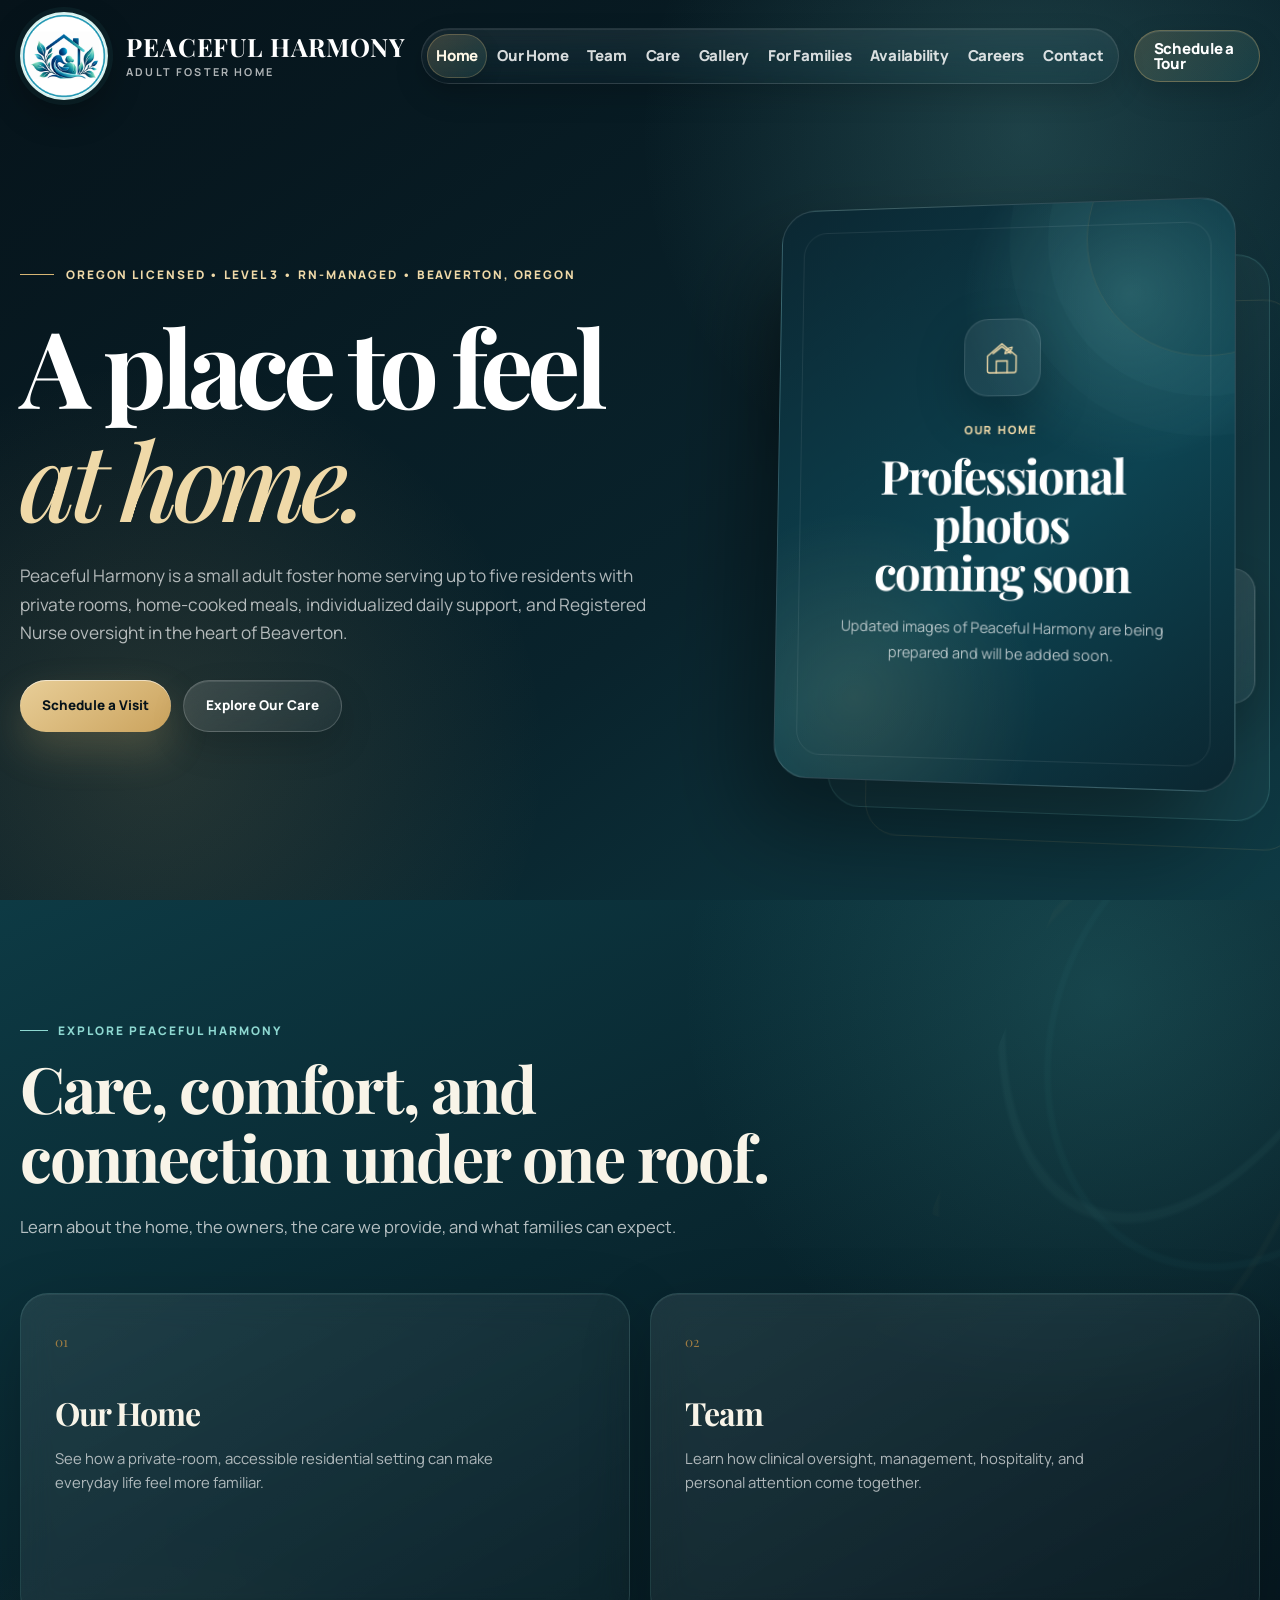
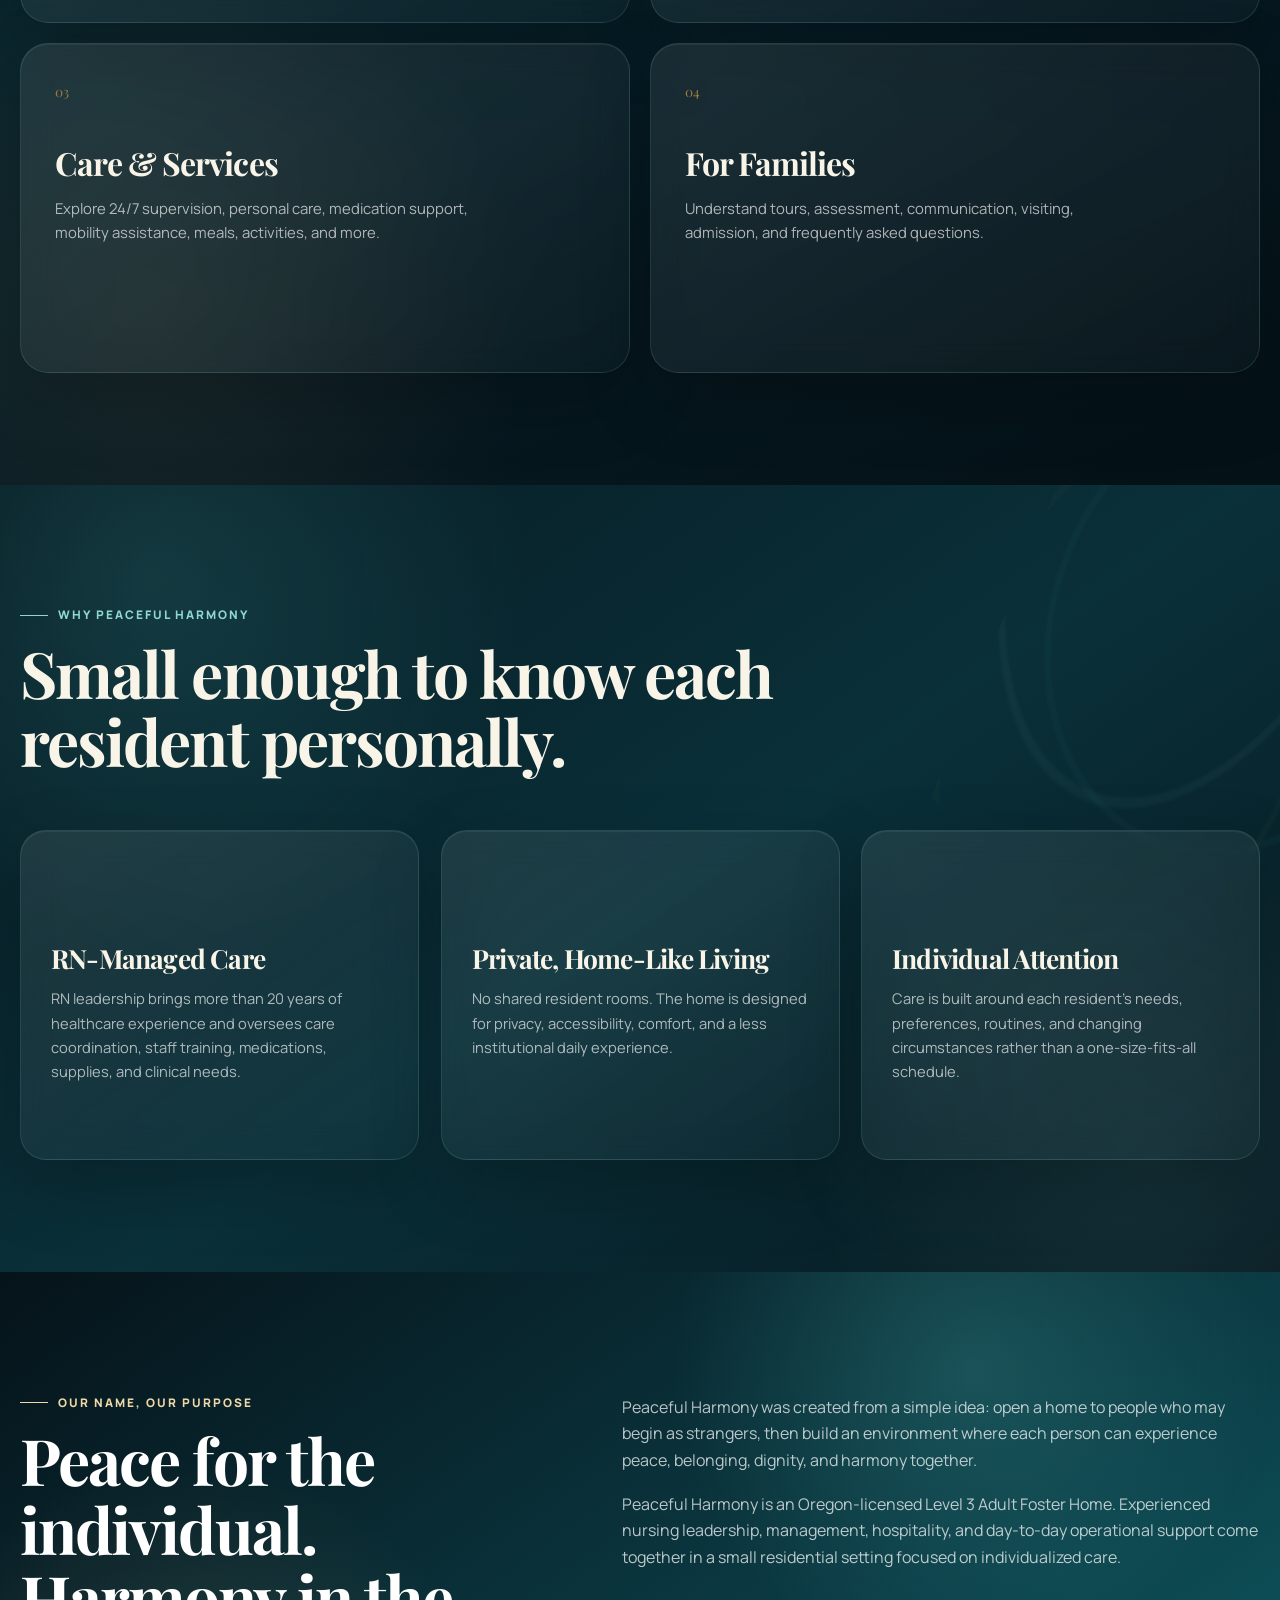
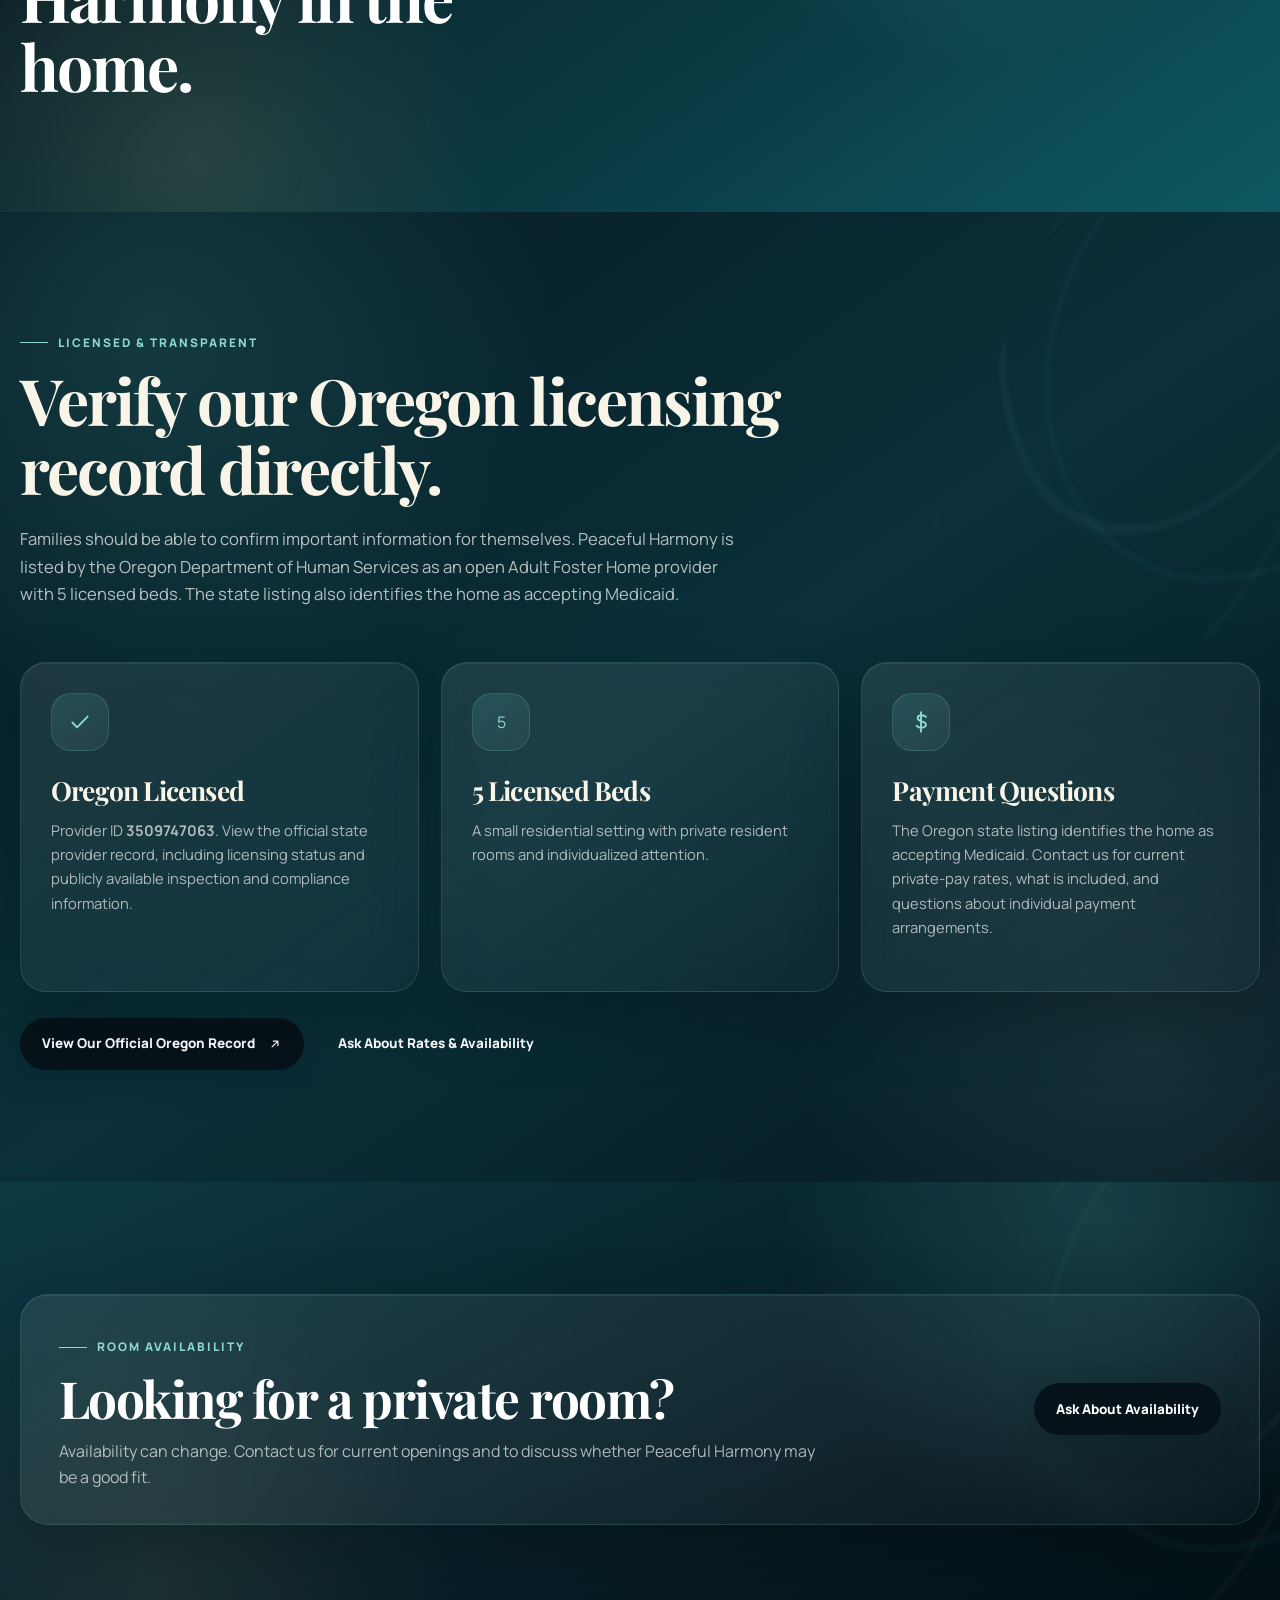
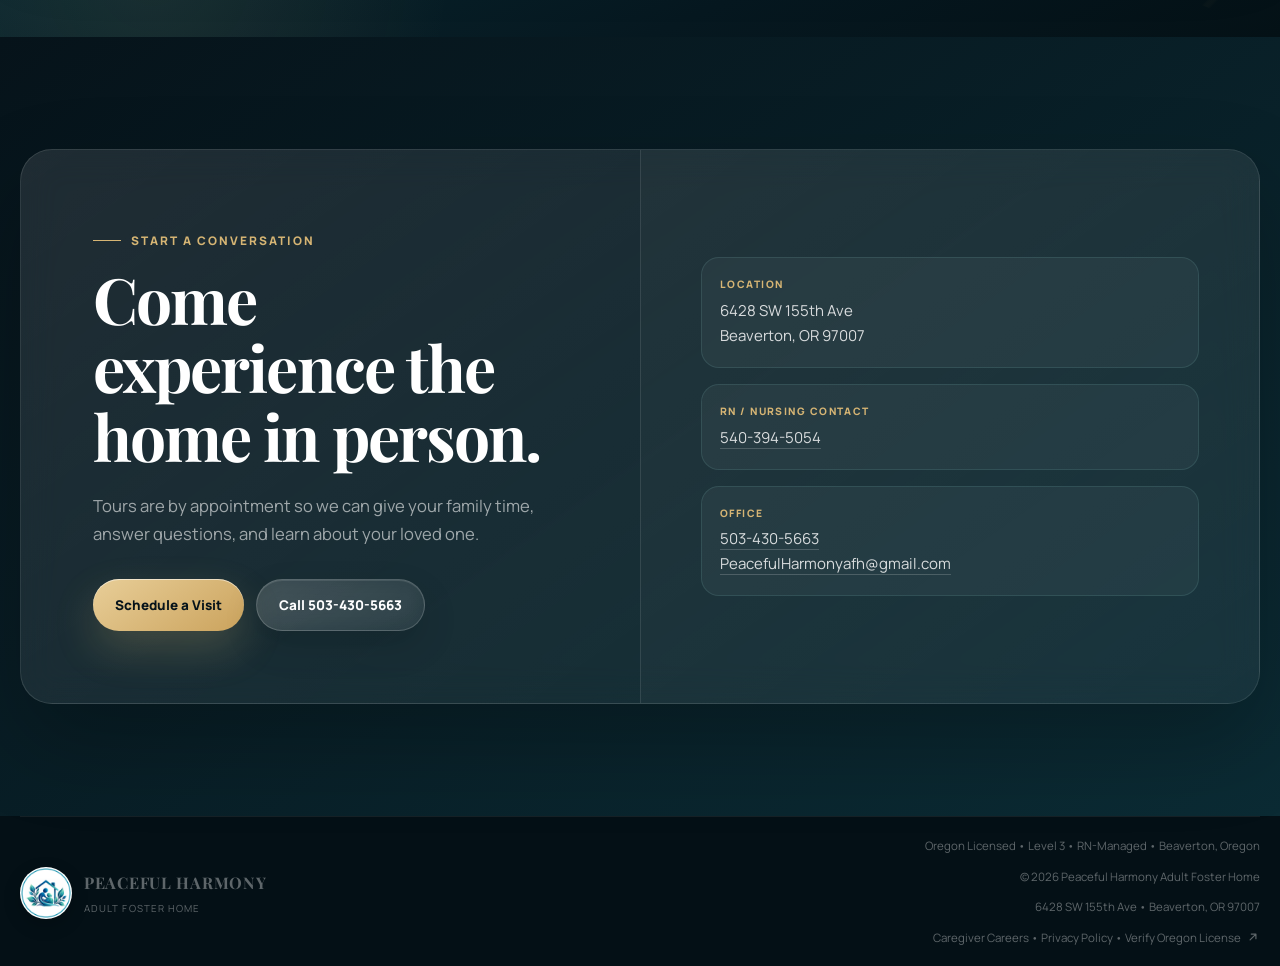
<file: index.html>
<!DOCTYPE html>

<html lang="en">
<head>
<meta charset="utf-8"/>
<meta content="width=device-width, initial-scale=1, viewport-fit=cover" name="viewport"/>
<meta content="#06131a" name="theme-color"/>
<meta content="Peaceful Harmony is an Oregon-licensed Level 3, RN-managed adult foster home in Beaverton offering private rooms, home-cooked meals, personalized support, and a small residential setting." name="description"/>
<title>Peaceful Harmony Adult Foster Home | Beaverton, Oregon</title>
<link href="https://fonts.googleapis.com" rel="preconnect"/>
<link crossorigin="" href="https://fonts.gstatic.com" rel="preconnect"/>
<link href="https://fonts.googleapis.com/css2?family=Manrope:wght@400;500;600;700;800&amp;family=Playfair+Display:ital,wght@0,600;0,700;1,500&amp;display=swap" rel="stylesheet"/>
<link href="styles.css" rel="stylesheet"/>
<link href="https://peacefulharmonyafh.com/" rel="canonical"/><link rel="icon" type="image/png" sizes="192x192" href="/favicon.png"/>
<link rel="shortcut icon" href="/favicon.ico"/>
<link rel="apple-touch-icon" sizes="180x180" href="/apple-touch-icon.png"/><meta content="website" property="og:type"/><meta content="Peaceful Harmony Adult Foster Home" property="og:site_name"/><meta content="Peaceful Harmony Adult Foster Home | Beaverton, Oregon" property="og:title"/><meta content="Peaceful Harmony is an Oregon-licensed Level 3, RN-managed adult foster home in Beaverton offering private rooms, home-cooked meals, personalized support, and a small residential setting." property="og:description"/><meta content="https://peacefulharmonyafh.com/" property="og:url"/><meta content="https://peacefulharmonyafh.com/logo.png" property="og:image"/><meta content="Peaceful Harmony Adult Foster Home logo" property="og:image:alt"/><meta content="en_US" property="og:locale"/><meta content="summary" name="twitter:card"/><meta content="Peaceful Harmony Adult Foster Home | Beaverton, Oregon" name="twitter:title"/><meta content="Peaceful Harmony is an Oregon-licensed Level 3, RN-managed adult foster home in Beaverton offering private rooms, home-cooked meals, personalized support, and a small residential setting." name="twitter:description"/><meta content="https://peacefulharmonyafh.com/logo.png" name="twitter:image"/><script type="application/ld+json">{
  "@context": "https://schema.org",
  "@graph": [
    {
      "@type": "LocalBusiness",
      "@id": "https://peacefulharmonyafh.com/#business",
      "name": "Peaceful Harmony Adult Foster Home",
      "url": "https://peacefulharmonyafh.com/",
      "logo": "https://peacefulharmonyafh.com/logo.png",
      "image": "https://peacefulharmonyafh.com/logo.png",
      "description": "Peaceful Harmony is an Oregon-licensed Level 3, RN-managed adult foster home in Beaverton offering private rooms, home-cooked meals, personalized support, and a small residential setting.",
      "telephone": "+1-503-430-5663",
      "email": "PeacefulHarmonyafh@gmail.com",
      "address": {
        "@type": "PostalAddress",
        "streetAddress": "6428 SW 155th Ave",
        "addressLocality": "Beaverton",
        "addressRegion": "OR",
        "postalCode": "97007",
        "addressCountry": "US"
      },
      "areaServed": {
        "@type": "City",
        "name": "Beaverton"
      }
    },
    {
      "@type": "WebSite",
      "@id": "https://peacefulharmonyafh.com/#website",
      "url": "https://peacefulharmonyafh.com/",
      "name": "Peaceful Harmony Adult Foster Home",
      "publisher": {
        "@id": "https://peacefulharmonyafh.com/#business"
      },
      "inLanguage": "en-US"
    }
  ]
}</script></head>
<body>
<header class="site-header" id="siteHeader">
<div class="container nav">
<a aria-label="Peaceful Harmony home" class="brand" href="index.html">
<span aria-hidden="true" class="brand-orb">
<svg fill="none" viewbox="0 0 24 24">
<path d="M5 20c2.8-3.8 5.3-4.6 8.1-8.2 2.2-2.9 3.7-4.5 6.2-6.2" stroke="currentColor" stroke-linecap="round" stroke-width="1.7"></path>
<path d="M13.2 11.8 11 7.8M13.2 11.8l4.2-1.7" stroke="currentColor" stroke-linecap="round" stroke-width="1.7"></path>
</svg>
</span>
<span>
<span class="brand-name">PEACEFUL HARMONY</span>
<span class="brand-sub">Adult Foster Home</span>
</span>
</a>
<nav aria-label="Main navigation" class="desktop-nav">
<a href="index.html">Home</a>
<a href="our-home.html">Our Home</a>
<a href="team.html">Team</a>
<a href="care.html">Care</a>
<a href="gallery.html">Gallery</a>
<a href="families.html">For Families</a>
<a href="careers.html">Careers</a>
<a href="contact.html">Contact</a>
</nav>
<div>
<a class="nav-cta" href="contact.html">Schedule a Tour</a>
<button aria-controls="mobileMenu" aria-expanded="false" aria-label="Open menu" class="menu-btn" id="menuButton" type="button">
<svg fill="none" viewbox="0 0 24 24"><path d="M5 7h14M5 12h14M5 17h14" stroke="currentColor" stroke-linecap="round" stroke-width="2"></path></svg>
</button>
</div>
</div>
<nav aria-label="Mobile navigation" class="mobile-menu" id="mobileMenu">
<a href="index.html">Home</a>
<a href="our-home.html">Our Home</a>
<a href="team.html">Team</a>
<a href="care.html">Care &amp; Services</a>
<a href="gallery.html">Gallery</a>
<a href="families.html">For Families</a>
<a href="careers.html">Caregiver Careers</a>
<a href="contact.html">Contact / Schedule a Tour</a>
</nav>
</header>
<main>
<section class="home-hero">
<div class="container home-grid">
<div class="reveal visible">
<div class="home-kicker">Oregon Licensed • Level 3 • RN-Managed • Beaverton, Oregon</div>
<h1>A place to feel<br/><em>at home.</em></h1>
<p class="home-copy">Peaceful Harmony is a small adult foster home serving up to five residents with private rooms, home-cooked meals, individualized daily support, and Registered Nurse oversight in the heart of Beaverton.</p>
<div class="actions">
<a class="btn btn-gold" href="contact.html">Schedule a Visit</a>
<a class="btn btn-glass" href="care.html">Explore Our Care</a>
</div>
</div>
<div class="hero-visual reveal visible">
<div class="photo-stage">
<div class="photo-back2"></div><div class="photo-back"></div>
<div aria-label="Professional photos coming soon" class="photo-card photo-placeholder-card">
<div class="photo-placeholder-content">
<div aria-hidden="true" class="photo-placeholder-icon">
<svg fill="none" viewbox="0 0 64 64"><path d="M11 30.5 32 13l21 17.5V52a3 3 0 0 1-3 3H14a3 3 0 0 1-3-3V30.5Z" stroke="currentColor" stroke-width="2"></path><path d="M24 55V38h16v17M19 27l13-10 13 10" stroke="currentColor" stroke-linecap="round" stroke-width="2"></path><path d="M47 18c-5.4.6-9.3 4.1-10.4 9.3 5.4-.6 9.3-4.1 10.4-9.3Z" stroke="currentColor" stroke-linejoin="round" stroke-width="2"></path></svg>
</div>
<span class="photo-placeholder-kicker">Our Home</span>
<h2>Professional photos<br/>coming soon</h2>
<p>Updated images of Peaceful Harmony are being prepared and will be added soon.</p>
</div>
</div>
<div class="float-card f1"><strong>20+ Years of Nursing Experience</strong><span>Clinical experience and RN oversight are part of the home’s day-to-day leadership.</span></div>
<div class="float-card f2"><strong>Up to 5 Residents</strong><span>A smaller setting created for personal attention, familiarity, and comfort.</span></div>
</div>
</div>
</div>
</section>
<section class="section routes brand-light">
<div class="container">
<span class="eyebrow reveal">Explore Peaceful Harmony</span>
<h2 class="section-title reveal">Care, comfort, and connection under one roof.</h2>
<p class="lead reveal">Learn about the home, the owners, the care we provide, and what families can expect.</p>
<div class="route-grid">
<a class="route-card tilt glow reveal" href="our-home.html"><span class="num">01</span><h3 class="deep">Our Home</h3><p>See how a private-room, accessible residential setting can make everyday life feel more familiar.</p><span class="go"><svg aria-hidden="true" width="22" height="22" viewBox="0 0 24 24" fill="none"><path d="M7 17 17 7M9 7h8v8" stroke="currentColor" stroke-width="1.9" stroke-linecap="round" stroke-linejoin="round"/></svg></span></a>
<a class="route-card tilt glow reveal d1" href="team.html"><span class="num">02</span><h3 class="deep">Team</h3><p>Learn how clinical oversight, management, hospitality, and personal attention come together.</p><span class="go"><svg aria-hidden="true" width="22" height="22" viewBox="0 0 24 24" fill="none"><path d="M7 17 17 7M9 7h8v8" stroke="currentColor" stroke-width="1.9" stroke-linecap="round" stroke-linejoin="round"/></svg></span></a>
<a class="route-card tilt glow reveal d2" href="care.html"><span class="num">03</span><h3 class="deep">Care &amp; Services</h3><p>Explore 24/7 supervision, personal care, medication support, mobility assistance, meals, activities, and more.</p><span class="go"><svg aria-hidden="true" width="22" height="22" viewBox="0 0 24 24" fill="none"><path d="M7 17 17 7M9 7h8v8" stroke="currentColor" stroke-width="1.9" stroke-linecap="round" stroke-linejoin="round"/></svg></span></a>
<a class="route-card tilt glow reveal d3" href="families.html"><span class="num">04</span><h3 class="deep">For Families</h3><p>Understand tours, assessment, communication, visiting, admission, and frequently asked questions.</p><span class="go"><svg aria-hidden="true" width="22" height="22" viewBox="0 0 24 24" fill="none"><path d="M7 17 17 7M9 7h8v8" stroke="currentColor" stroke-width="1.9" stroke-linecap="round" stroke-linejoin="round"/></svg></span></a>
</div>
</div>
</section>
<section class="section brand-light-alt">
<div class="container">
<span class="eyebrow reveal">Why Peaceful Harmony</span>
<h2 class="section-title reveal">Small enough to know each resident personally.</h2>
<div class="card-grid">
<div class="info-card tilt glow reveal"><div class="icon deep"><svg aria-hidden="true" width="24" height="24" viewBox="0 0 24 24" fill="none" xmlns="http://www.w3.org/2000/svg" ><path d="M12 4v16M4 12h16" stroke="currentColor" stroke-width="1.8" stroke-linecap="round" stroke-linejoin="round"/></svg></div><h3 class="deep">RN-Managed Care</h3><p>RN leadership brings more than 20 years of healthcare experience and oversees care coordination, staff training, medications, supplies, and clinical needs.</p></div>
<div class="info-card tilt glow reveal d1"><div class="icon deep"><svg aria-hidden="true" width="24" height="24" viewBox="0 0 24 24" fill="none" xmlns="http://www.w3.org/2000/svg" ><path d="M4 11.5 12 5l8 6.5V20H4v-8.5ZM9 20v-6h6v6" stroke="currentColor" stroke-width="1.8" stroke-linecap="round" stroke-linejoin="round"/></svg></div><h3 class="deep">Private, Home-Like Living</h3><p>No shared resident rooms. The home is designed for privacy, accessibility, comfort, and a less institutional daily experience.</p></div>
<div class="info-card tilt glow reveal d2"><div class="icon deep"><svg aria-hidden="true" width="24" height="24" viewBox="0 0 24 24" fill="none" xmlns="http://www.w3.org/2000/svg" ><path d="M20.8 8.7c0 5-8.8 10.1-8.8 10.1S3.2 13.7 3.2 8.7A4.7 4.7 0 0 1 12 6.4a4.7 4.7 0 0 1 8.8 2.3Z" stroke="currentColor" stroke-width="1.8" stroke-linecap="round" stroke-linejoin="round"/></svg></div><h3 class="deep">Individual Attention</h3><p>Care is built around each resident’s needs, preferences, routines, and changing circumstances rather than a one-size-fits-all schedule.</p></div>
</div>
</div>
</section>
<section class="section story-band">
<div class="container story-grid">
<div class="reveal">
<span class="eyebrow">Our Name, Our Purpose</span>
<h2 class="section-title">Peace for the individual. Harmony in the home.</h2>
</div>
<div class="story-copy reveal d1">
<p>Peaceful Harmony was created from a simple idea: open a home to people who may begin as strangers, then build an environment where each person can experience peace, belonging, dignity, and harmony together.</p>
<p>Peaceful Harmony is an Oregon-licensed Level 3 Adult Foster Home. Experienced nursing leadership, management, hospitality, and day-to-day operational support come together in a small residential setting focused on individualized care.</p>
</div>
</div>
</section>
<section class="section brand-light-alt">
<div class="container">
<span class="eyebrow reveal">Licensed &amp; Transparent</span>
<h2 class="section-title reveal">Verify our Oregon licensing record directly.</h2>
<p class="lead reveal">Families should be able to confirm important information for themselves. Peaceful Harmony is listed by the Oregon Department of Human Services as an open Adult Foster Home provider with 5 licensed beds. The state listing also identifies the home as accepting Medicaid.</p>
<div class="card-grid">
<div class="info-card reveal"><div class="icon deep"><svg aria-hidden="true" width="24" height="24" viewBox="0 0 24 24" fill="none" xmlns="http://www.w3.org/2000/svg" ><path d="M5 12.5 9.3 17 19 7" stroke="currentColor" stroke-width="1.8" stroke-linecap="round" stroke-linejoin="round"/></svg></div><h3 class="deep">Oregon Licensed</h3><p>Provider ID <strong>3509747063</strong>. View the official state provider record, including licensing status and publicly available inspection and compliance information.</p></div>
<div class="info-card reveal d1"><div class="icon deep">5</div><h3 class="deep">5 Licensed Beds</h3><p>A small residential setting with private resident rooms and individualized attention.</p></div>
<div class="info-card reveal d2"><div class="icon deep"><svg aria-hidden="true" width="24" height="24" viewBox="0 0 24 24" fill="none" xmlns="http://www.w3.org/2000/svg" ><path d="M12 3v18M16.5 7.2c-.9-1-2.2-1.5-4-1.5-2.1 0-3.6 1.1-3.6 2.7 0 4.1 7.6 1.9 7.6 6 0 1.7-1.6 2.9-4 2.9-1.9 0-3.4-.6-4.5-1.8" stroke="currentColor" stroke-width="1.8" stroke-linecap="round" stroke-linejoin="round"/></svg></div><h3 class="deep">Payment Questions</h3><p>The Oregon state listing identifies the home as accepting Medicaid. Contact us for current private-pay rates, what is included, and questions about individual payment arrangements.</p></div>
</div>
<div class="actions reveal" style="margin-top:26px"><a class="btn btn-dark" href="https://ltclicensing.oregon.gov/Providers/Details/3509747063" rel="noopener noreferrer" target="_blank">View Our Official Oregon Record <svg aria-hidden="true" width="14" height="14" viewBox="0 0 24 24" fill="none" style="vertical-align:-2px;margin-left:3px"><path d="M7 17 17 7M9 7h8v8" stroke="currentColor" stroke-width="2" stroke-linecap="round" stroke-linejoin="round"/></svg></a><a class="btn btn-outline" href="contact.html">Ask About Rates &amp; Availability</a></div>
</div>
</section>
<section class="section availability-band brand-light">
<div class="container availability-card reveal">
<div><span class="eyebrow">Room Availability</span><h2>Looking for a private room?</h2><p>Availability can change. Contact us for current openings and to discuss whether Peaceful Harmony may be a good fit.</p></div>
<a class="btn btn-dark" href="contact.html">Ask About Availability</a>
</div>
</section>
<section class="section contact-section">
<div class="container">
<div class="contact-shell reveal">
<div class="contact-copy"><span class="eyebrow">Start a Conversation</span><h2 class="section-title">Come experience the home in person.</h2><p class="lead">Tours are by appointment so we can give your family time, answer questions, and learn about your loved one.</p><div class="actions"><a class="btn btn-gold" href="contact.html">Schedule a Visit</a><a class="btn btn-glass" href="tel:+15034305663">Call 503-430-5663</a></div></div>
<div class="contact-info">
<div class="contact-card"><span class="contact-label">Location</span><div class="contact-value">6428 SW 155th Ave<br/>Beaverton, OR 97007</div></div>
<div class="contact-card"><span class="contact-label">RN / Nursing Contact</span><div class="contact-value"><a href="tel:+15403945054">540-394-5054</a></div></div>
<div class="contact-card"><span class="contact-label">Office</span><div class="contact-value"><a href="tel:+15034305663">503-430-5663</a><br/><a href="mailto:PeacefulHarmonyafh@gmail.com">PeacefulHarmonyafh@gmail.com</a></div></div>
</div>
</div>
</div>
</section>
</main>
<footer class="footer">
<div class="container footer-inner">
<div class="footer-brand">
<span aria-hidden="true" class="footer-mark">
<svg fill="none" viewbox="0 0 24 24">
<path d="M5 20c2.8-3.8 5.3-4.6 8.1-8.2 2.2-2.9 3.7-4.5 6.2-6.2" stroke="currentColor" stroke-linecap="round" stroke-width="1.7"></path>
<path d="M13.2 11.8 11 7.8M13.2 11.8l4.2-1.7" stroke="currentColor" stroke-linecap="round" stroke-width="1.7"></path>
</svg>
</span>
<span>
<strong>PEACEFUL HARMONY</strong>
<span>Adult Foster Home</span>
</span>
</div>
<div class="footer-meta">
<p>Oregon Licensed • Level 3 • RN-Managed • Beaverton, Oregon</p><p>© <span id="year">2026</span> Peaceful Harmony Adult Foster Home</p>
<p>6428 SW 155th Ave • Beaverton, OR 97007</p>
<p><a href="careers.html">Caregiver Careers</a> • <a href="privacy.html">Privacy Policy</a> • <a href="https://ltclicensing.oregon.gov/Providers/Details/3509747063" rel="noopener noreferrer" target="_blank">Verify Oregon License <svg aria-hidden="true" width="14" height="14" viewBox="0 0 24 24" fill="none" style="vertical-align:-2px;margin-left:3px"><path d="M7 17 17 7M9 7h8v8" stroke="currentColor" stroke-width="2" stroke-linecap="round" stroke-linejoin="round"/></svg></a></p>
</div>
</div>
</footer>
<div aria-label="Photo viewer" aria-modal="true" class="lightbox" id="lightbox" role="dialog">
<button aria-label="Close photo viewer" class="lightbox-close" id="lightboxClose" type="button">
<svg fill="none" viewbox="0 0 24 24"><path d="M6 6l12 12M18 6 6 18" stroke="currentColor" stroke-linecap="round" stroke-width="2"></path></svg>
</button>
<img alt="" id="lightboxImage" src="[data-uri]"/>
</div>
<script src="script.js"></script>
</body>
</html>
</file>
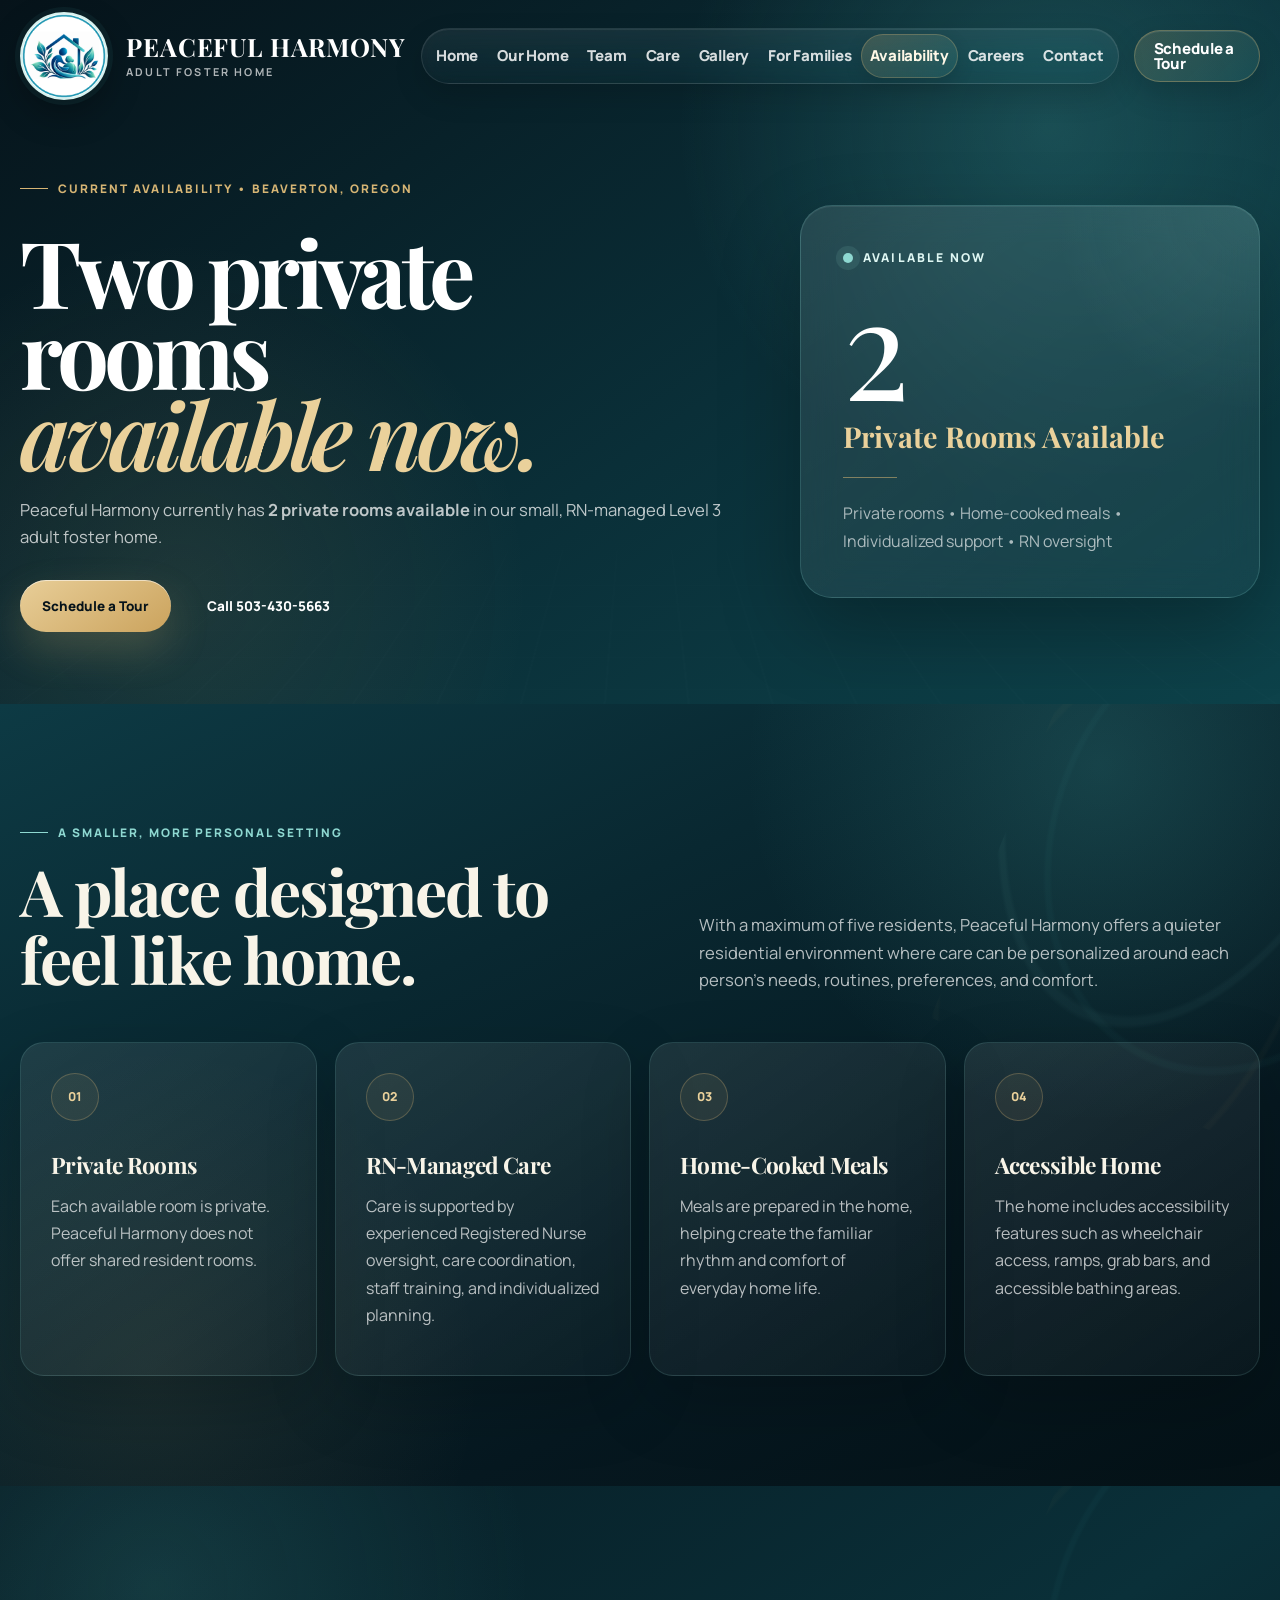
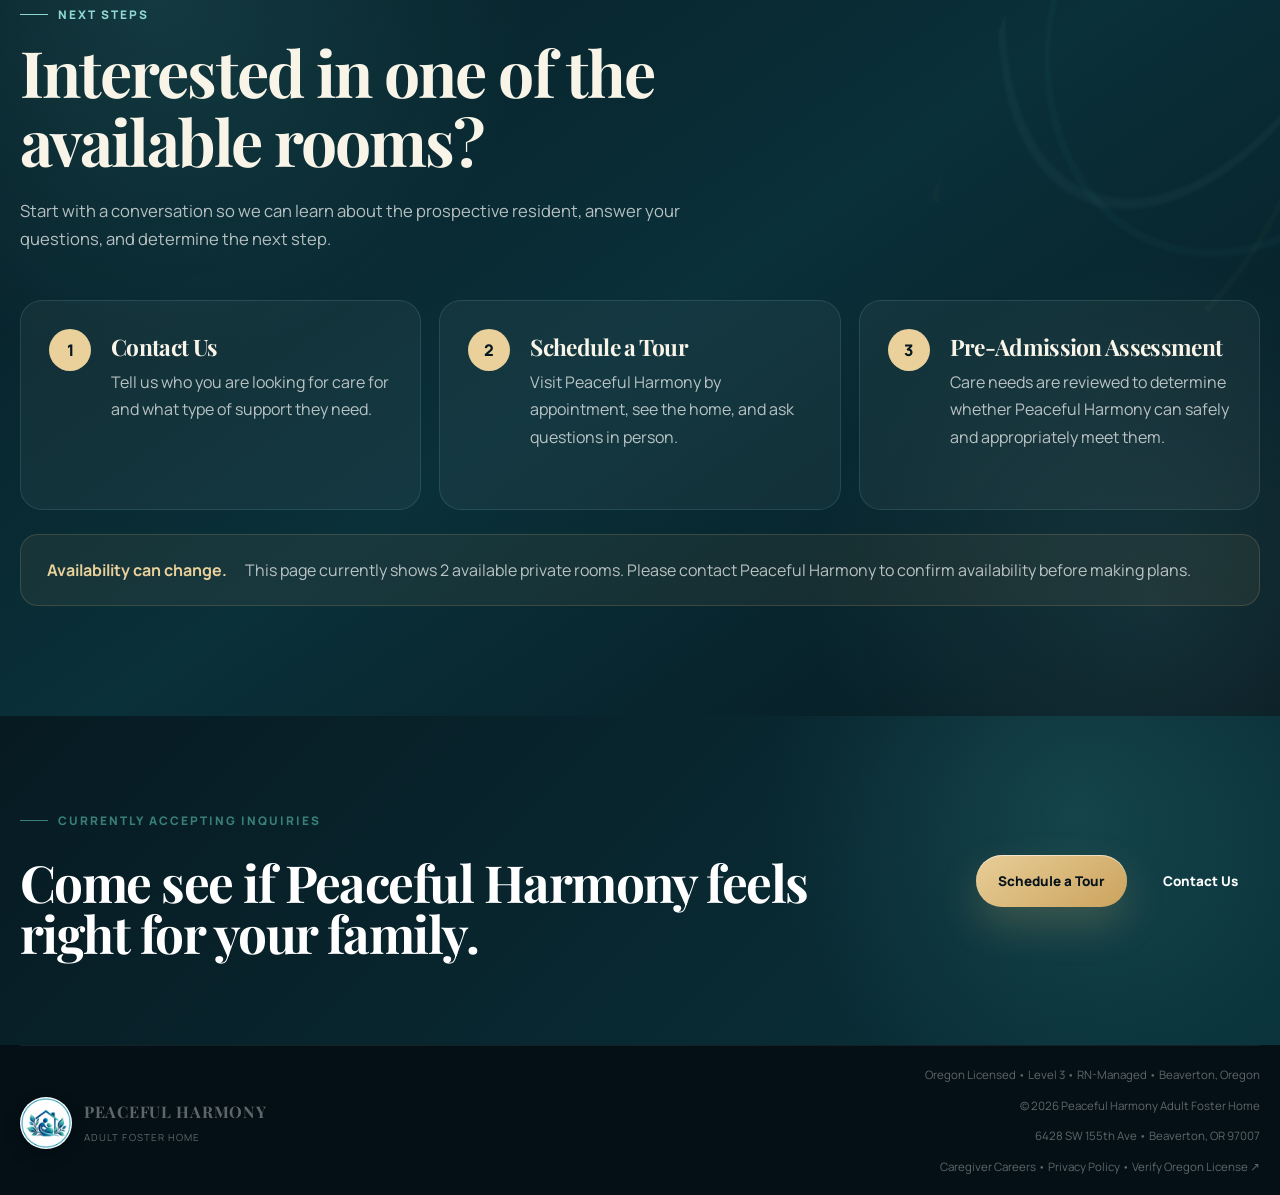
<file: availability.html>
<!DOCTYPE html>
<html lang="en">
<head>
<meta charset="utf-8"/>
<meta name="viewport" content="width=device-width, initial-scale=1, viewport-fit=cover"/>
<meta name="theme-color" content="#06131a"/>
<meta name="description" content="Two private rooms are currently available at Peaceful Harmony Adult Foster Home in Beaverton, Oregon. Contact us to schedule a tour and learn more."/>
<title>Room Availability | Peaceful Harmony Adult Foster Home</title>
<link rel="preconnect" href="https://fonts.googleapis.com"/>
<link rel="preconnect" href="https://fonts.gstatic.com" crossorigin/>
<link href="https://fonts.googleapis.com/css2?family=Manrope:wght@400;500;600;700;800&amp;family=Playfair+Display:ital,wght@0,600;0,700;1,500&amp;display=swap" rel="stylesheet"/>
<link href="styles.css" rel="stylesheet"/>
<link rel="canonical" href="https://peacefulharmonyafh.com/availability.html"/>
<link rel="icon" type="image/png" sizes="192x192" href="/favicon.png"/>
<link rel="shortcut icon" href="/favicon.ico"/>
<link rel="apple-touch-icon" sizes="180x180" href="/apple-touch-icon.png"/>
<meta property="og:type" content="website"/>
<meta property="og:site_name" content="Peaceful Harmony Adult Foster Home"/>
<meta property="og:title" content="2 Private Rooms Available | Peaceful Harmony"/>
<meta property="og:description" content="Two private rooms are currently available at Peaceful Harmony Adult Foster Home in Beaverton, Oregon."/>
<meta property="og:url" content="https://peacefulharmonyafh.com/availability.html"/>
<meta property="og:image" content="https://peacefulharmonyafh.com/logo.png"/>
<script type="application/ld+json">
{
  "@context":"https://schema.org",
  "@type":"WebPage",
  "name":"Room Availability",
  "url":"https://peacefulharmonyafh.com/availability.html",
  "description":"Two private rooms are currently available at Peaceful Harmony Adult Foster Home in Beaverton, Oregon.",
  "isPartOf":{"@type":"WebSite","name":"Peaceful Harmony Adult Foster Home","url":"https://peacefulharmonyafh.com/"}
}
</script>
</head>
<body>
<header class="site-header" id="siteHeader">
<div class="container nav">
<a aria-label="Peaceful Harmony home" class="brand" href="index.html">
<span aria-hidden="true" class="brand-orb">
<svg fill="none" viewbox="0 0 24 24">
<path d="M5 20c2.8-3.8 5.3-4.6 8.1-8.2 2.2-2.9 3.7-4.5 6.2-6.2" stroke="currentColor" stroke-linecap="round" stroke-width="1.7"></path>
<path d="M13.2 11.8 11 7.8M13.2 11.8l4.2-1.7" stroke="currentColor" stroke-linecap="round" stroke-width="1.7"></path>
</svg>
</span>
<span>
<span class="brand-name">PEACEFUL HARMONY</span>
<span class="brand-sub">Adult Foster Home</span>
</span>
</a>
<nav aria-label="Main navigation" class="desktop-nav">
<a href="index.html">Home</a>
<a href="our-home.html">Our Home</a>
<a href="team.html">Team</a>
<a href="care.html">Care</a>
<a href="gallery.html">Gallery</a>
<a href="families.html">For Families</a>
<a class="active" aria-current="page" href="availability.html">Availability</a>
<a href="careers.html">Careers</a>
<a href="contact.html">Contact</a>
</nav>
<div>
<a class="nav-cta" href="contact.html">Schedule a Tour</a>
<button aria-controls="mobileMenu" aria-expanded="false" aria-label="Open menu" class="menu-btn" id="menuButton" type="button">
<svg fill="none" viewbox="0 0 24 24"><path d="M5 7h14M5 12h14M5 17h14" stroke="currentColor" stroke-linecap="round" stroke-width="2"></path></svg>
</button>
</div>
</div>
<nav aria-label="Mobile navigation" class="mobile-menu" id="mobileMenu">
<a href="index.html">Home</a>
<a href="our-home.html">Our Home</a>
<a href="team.html">Meet the Team</a>
<a href="care.html">Care &amp; Services</a>
<a href="gallery.html">Gallery</a>
<a href="families.html">For Families</a>
<a class="active" aria-current="page" href="availability.html">Availability</a>
<a href="careers.html">Caregiver Careers</a>
<a href="contact.html">Contact / Schedule a Tour</a>
</nav>
</header>
<main>
<section class="page-hero availability-hero">
  <div class="page-hero-inner container availability-hero-grid">
    <div class="availability-hero-copy">
      <div class="eyebrow">CURRENT AVAILABILITY • BEAVERTON, OREGON</div>
      <h1>Two private rooms<br/><em>available now.</em></h1>
      <p class="lead">Peaceful Harmony currently has <strong>2 private rooms available</strong> in our small, RN-managed Level 3 adult foster home.</p>
      <div class="availability-actions">
        <a class="btn btn-gold" href="contact.html">Schedule a Tour</a>
        <a class="btn btn-ghost" href="tel:+15034305663">Call 503-430-5663</a>
      </div>
    </div>
    <div class="availability-status-card">
      <div class="availability-status-top"><span class="availability-pulse"></span><span>AVAILABLE NOW</span></div>
      <div class="availability-number">2</div>
      <div class="availability-label">Private Rooms Available</div>
      <div class="availability-divider"></div>
      <p>Private rooms • Home-cooked meals • Individualized support • RN oversight</p>
    </div>
  </div>
</section>

<section class="availability-section brand-light">
  <div class="container">
    <div class="availability-intro">
      <div>
        <div class="eyebrow">A SMALLER, MORE PERSONAL SETTING</div>
        <h2 class="section-title">A place designed to feel like home.</h2>
      </div>
      <p class="lead">With a maximum of five residents, Peaceful Harmony offers a quieter residential environment where care can be personalized around each person’s needs, routines, preferences, and comfort.</p>
    </div>
    <div class="availability-grid">
      <article class="availability-feature-card"><div class="availability-icon">01</div><h3>Private Rooms</h3><p>Each available room is private. Peaceful Harmony does not offer shared resident rooms.</p></article>
      <article class="availability-feature-card"><div class="availability-icon">02</div><h3>RN-Managed Care</h3><p>Care is supported by experienced Registered Nurse oversight, care coordination, staff training, and individualized planning.</p></article>
      <article class="availability-feature-card"><div class="availability-icon">03</div><h3>Home-Cooked Meals</h3><p>Meals are prepared in the home, helping create the familiar rhythm and comfort of everyday home life.</p></article>
      <article class="availability-feature-card"><div class="availability-icon">04</div><h3>Accessible Home</h3><p>The home includes accessibility features such as wheelchair access, ramps, grab bars, and accessible bathing areas.</p></article>
    </div>
  </div>
</section>

<section class="availability-process brand-light-alt">
  <div class="container">
    <div class="availability-process-head">
      <div class="eyebrow">NEXT STEPS</div>
      <h2 class="section-title">Interested in one of the available rooms?</h2>
      <p class="lead">Start with a conversation so we can learn about the prospective resident, answer your questions, and determine the next step.</p>
    </div>
    <div class="availability-steps">
      <div class="availability-step"><span>1</span><div><h3>Contact Us</h3><p>Tell us who you are looking for care for and what type of support they need.</p></div></div>
      <div class="availability-step"><span>2</span><div><h3>Schedule a Tour</h3><p>Visit Peaceful Harmony by appointment, see the home, and ask questions in person.</p></div></div>
      <div class="availability-step"><span>3</span><div><h3>Pre-Admission Assessment</h3><p>Care needs are reviewed to determine whether Peaceful Harmony can safely and appropriately meet them.</p></div></div>
    </div>
    <div class="availability-note"><strong>Availability can change.</strong><span>This page currently shows 2 available private rooms. Please contact Peaceful Harmony to confirm availability before making plans.</span></div>
  </div>
</section>

<section class="availability-cta">
  <div class="container availability-cta-inner">
    <div><div class="eyebrow">CURRENTLY ACCEPTING INQUIRIES</div><h2>Come see if Peaceful Harmony feels right for your family.</h2></div>
    <div class="availability-actions"><a class="btn btn-gold" href="contact.html">Schedule a Tour</a><a class="btn btn-ghost" href="contact.html">Contact Us</a></div>
  </div>
</section>
</main>
<footer class="footer">
<div class="container footer-inner">
<div class="footer-brand">
<span aria-hidden="true" class="footer-mark">
<svg fill="none" viewbox="0 0 24 24">
<path d="M5 20c2.8-3.8 5.3-4.6 8.1-8.2 2.2-2.9 3.7-4.5 6.2-6.2" stroke="currentColor" stroke-linecap="round" stroke-width="1.7"></path>
<path d="M13.2 11.8 11 7.8M13.2 11.8l4.2-1.7" stroke="currentColor" stroke-linecap="round" stroke-width="1.7"></path>
</svg>
</span>
<span>
<strong>PEACEFUL HARMONY</strong>
<span>Adult Foster Home</span>
</span>
</div>
<div class="footer-meta">
<p>Oregon Licensed • Level 3 • RN-Managed • Beaverton, Oregon</p><p>© <span id="year"></span> Peaceful Harmony Adult Foster Home</p>
<p>6428 SW 155th Ave • Beaverton, OR 97007</p>
<p><a href="careers.html">Caregiver Careers</a> • <a href="privacy.html">Privacy Policy</a> • <a href="https://ltclicensing.oregon.gov/Providers/Details/3509747063" rel="noopener noreferrer" target="_blank">Verify Oregon License ↗</a></p>
</div>
</div>
</footer>
<script src="script.js"></script>
</body>
</html>
</file>
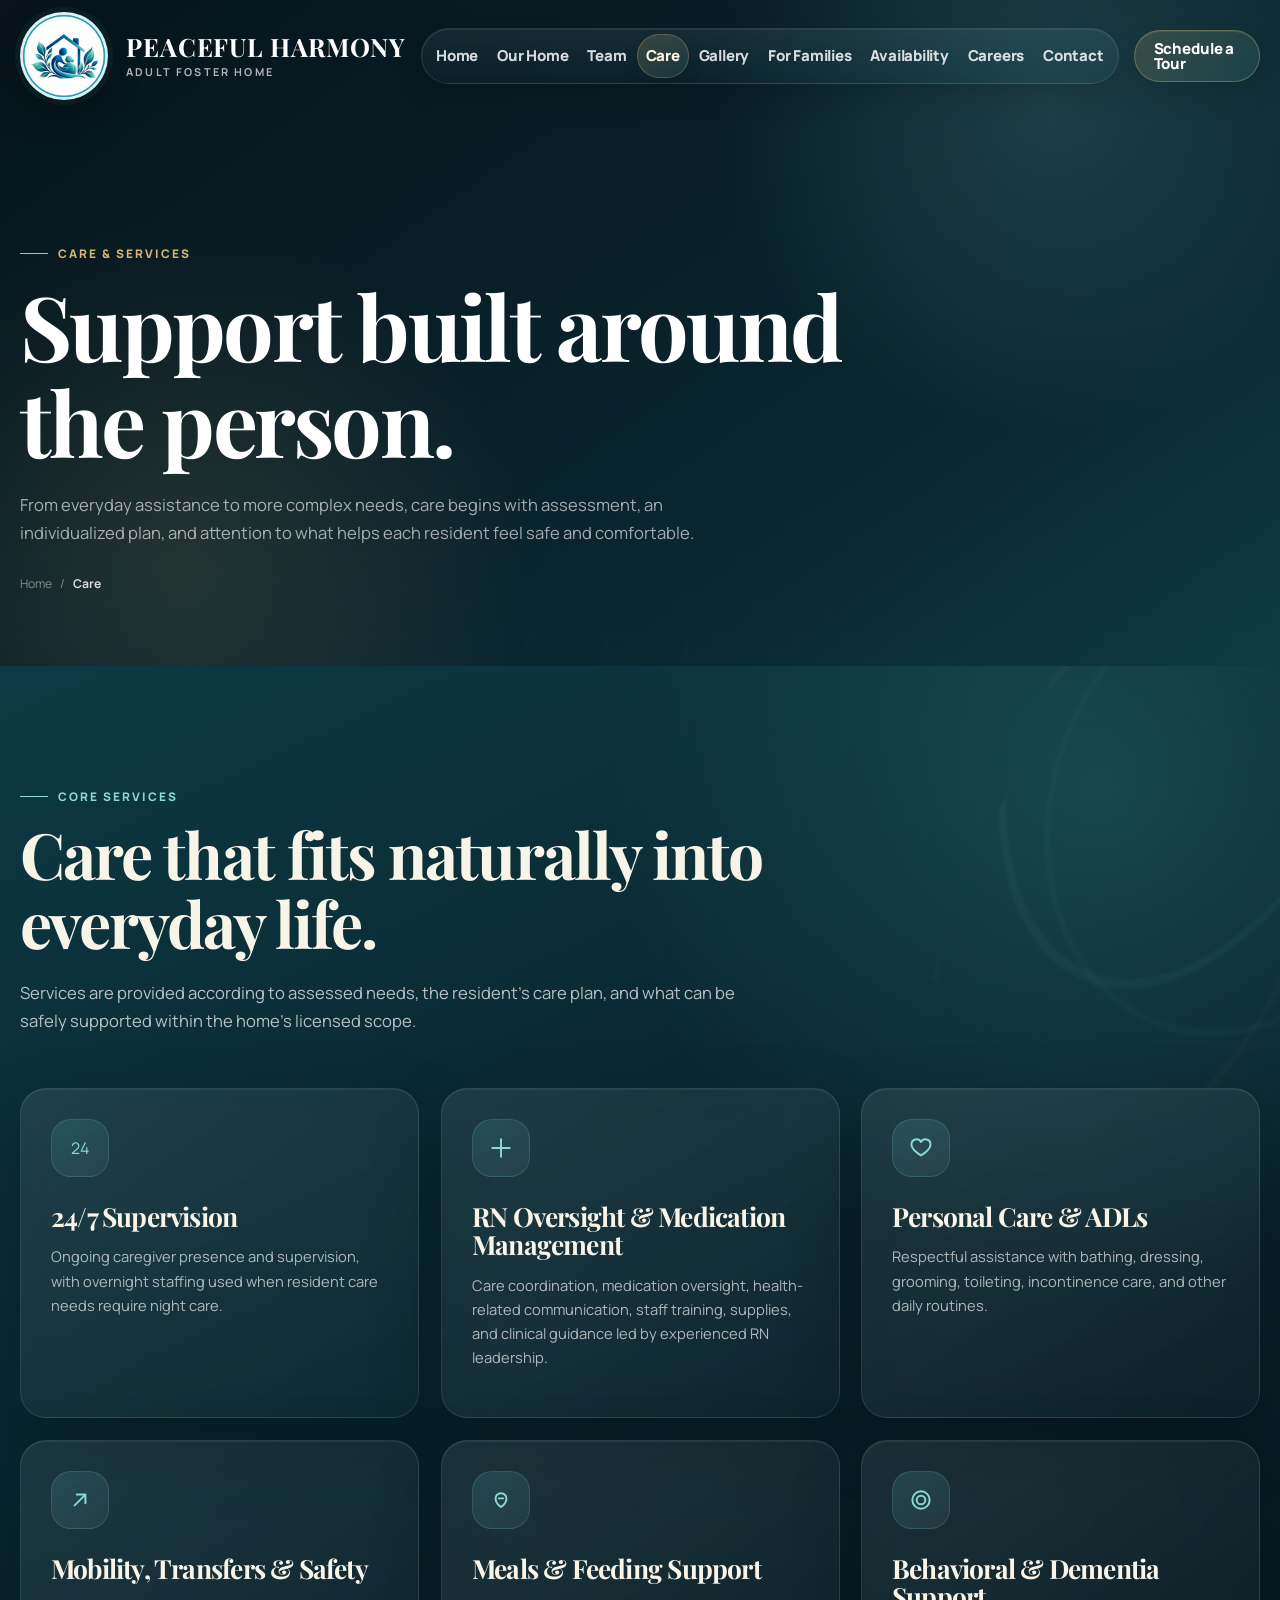
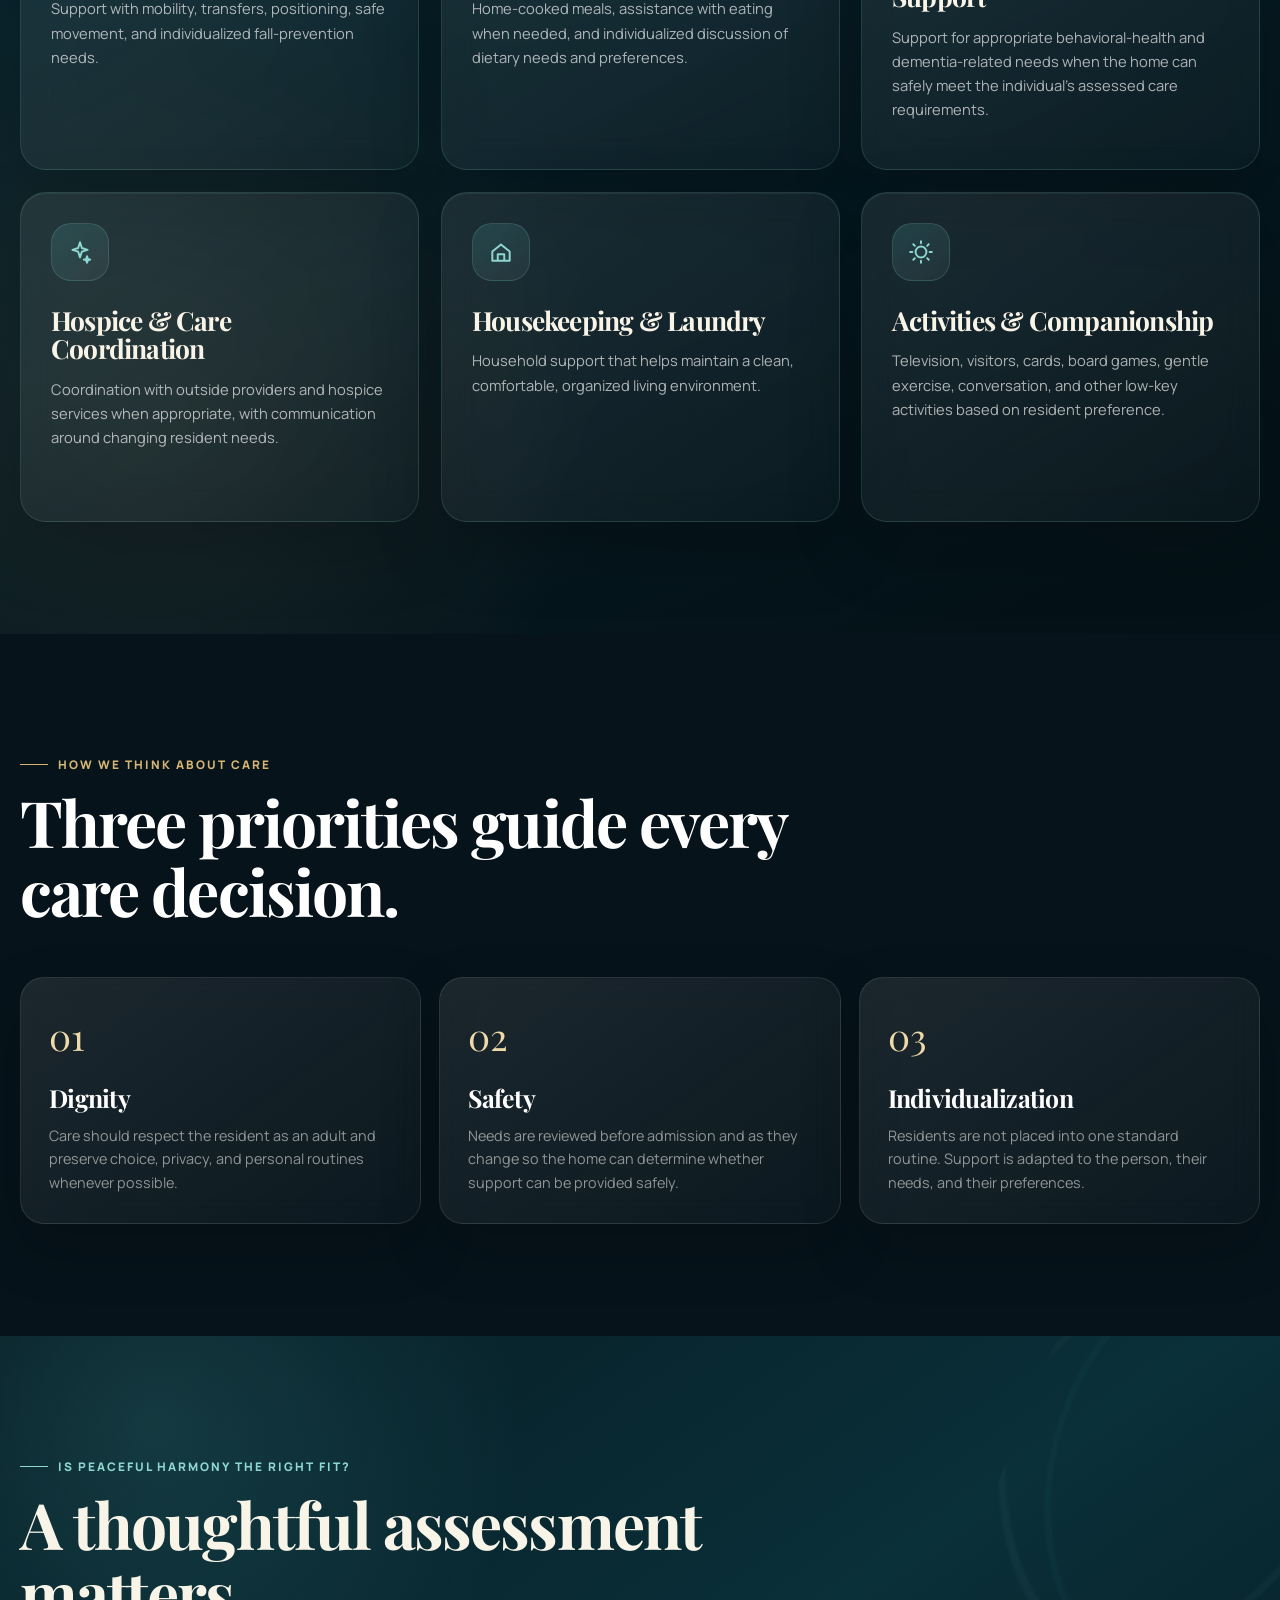
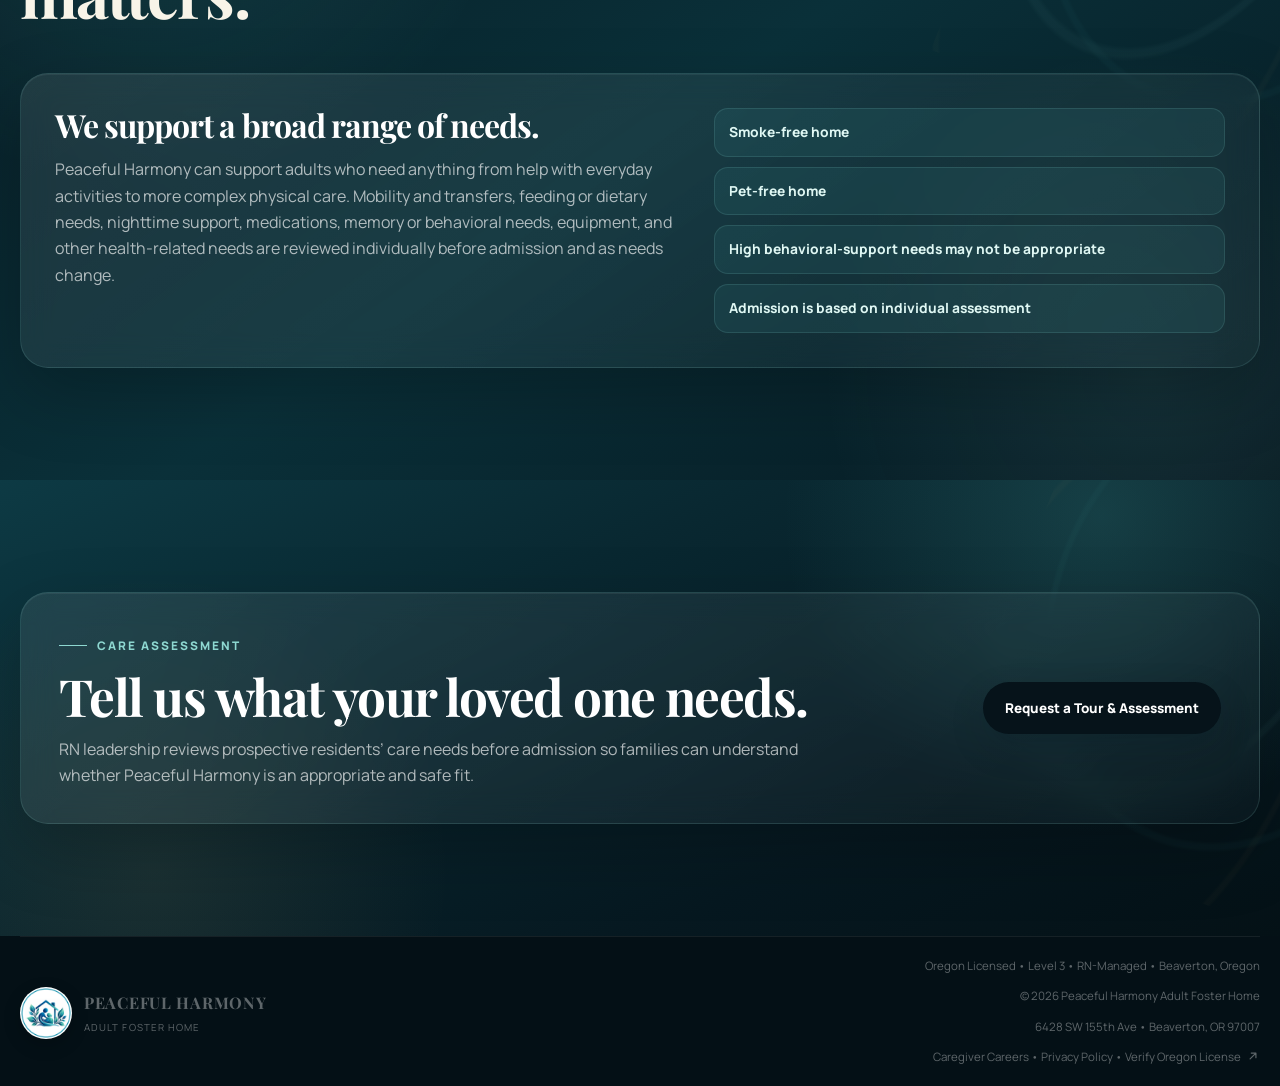
<file: care.html>
<!DOCTYPE html>

<html lang="en">
<head>
<meta charset="utf-8"/>
<meta content="width=device-width, initial-scale=1, viewport-fit=cover" name="viewport"/>
<meta content="#06131a" name="theme-color"/>
<meta content="Peaceful Harmony provides individualized Level 3 adult foster home care in Beaverton, including 24/7 supervision, ADL support, medication management, mobility assistance, meals, and RN oversight." name="description"/>
<title>Care &amp; Services | Level 3 Adult Foster Home in Beaverton</title>
<link href="https://fonts.googleapis.com" rel="preconnect"/>
<link crossorigin="" href="https://fonts.gstatic.com" rel="preconnect"/>
<link href="https://fonts.googleapis.com/css2?family=Manrope:wght@400;500;600;700;800&amp;family=Playfair+Display:ital,wght@0,600;0,700;1,500&amp;display=swap" rel="stylesheet"/>
<link href="styles.css" rel="stylesheet"/>
<link href="https://peacefulharmonyafh.com/care.html" rel="canonical"/><link href="logo.png" rel="icon" type="image/png"/><link href="logo.png" rel="apple-touch-icon"/><meta content="website" property="og:type"/><meta content="Peaceful Harmony Adult Foster Home" property="og:site_name"/><meta content="Care &amp; Services | Level 3 Adult Foster Home in Beaverton" property="og:title"/><meta content="Peaceful Harmony provides individualized Level 3 adult foster home care in Beaverton, including 24/7 supervision, ADL support, medication management, mobility assistance, meals, and RN oversight." property="og:description"/><meta content="https://peacefulharmonyafh.com/care.html" property="og:url"/><meta content="https://peacefulharmonyafh.com/logo.png" property="og:image"/><meta content="Peaceful Harmony Adult Foster Home logo" property="og:image:alt"/><meta content="en_US" property="og:locale"/><meta content="summary" name="twitter:card"/><meta content="Care &amp; Services | Level 3 Adult Foster Home in Beaverton" name="twitter:title"/><meta content="Peaceful Harmony provides individualized Level 3 adult foster home care in Beaverton, including 24/7 supervision, ADL support, medication management, mobility assistance, meals, and RN oversight." name="twitter:description"/><meta content="https://peacefulharmonyafh.com/logo.png" name="twitter:image"/></head>
<body>
<header class="site-header" id="siteHeader">
<div class="container nav">
<a aria-label="Peaceful Harmony home" class="brand" href="index.html">
<span aria-hidden="true" class="brand-orb">
<svg fill="none" viewbox="0 0 24 24">
<path d="M5 20c2.8-3.8 5.3-4.6 8.1-8.2 2.2-2.9 3.7-4.5 6.2-6.2" stroke="currentColor" stroke-linecap="round" stroke-width="1.7"></path>
<path d="M13.2 11.8 11 7.8M13.2 11.8l4.2-1.7" stroke="currentColor" stroke-linecap="round" stroke-width="1.7"></path>
</svg>
</span>
<span>
<span class="brand-name">PEACEFUL HARMONY</span>
<span class="brand-sub">Adult Foster Home</span>
</span>
</a>
<nav aria-label="Main navigation" class="desktop-nav">
<a href="index.html">Home</a>
<a href="our-home.html">Our Home</a>
<a href="team.html">Team</a>
<a href="care.html">Care</a>
<a href="gallery.html">Gallery</a>
<a href="families.html">For Families</a>
<a href="careers.html">Careers</a>
<a href="contact.html">Contact</a>
</nav>
<div>
<a class="nav-cta" href="contact.html">Schedule a Tour</a>
<button aria-controls="mobileMenu" aria-expanded="false" aria-label="Open menu" class="menu-btn" id="menuButton" type="button">
<svg fill="none" viewbox="0 0 24 24"><path d="M5 7h14M5 12h14M5 17h14" stroke="currentColor" stroke-linecap="round" stroke-width="2"></path></svg>
</button>
</div>
</div>
<nav aria-label="Mobile navigation" class="mobile-menu" id="mobileMenu">
<a href="index.html">Home</a>
<a href="our-home.html">Our Home</a>
<a href="team.html">Team</a>
<a href="care.html">Care &amp; Services</a>
<a href="gallery.html">Gallery</a>
<a href="families.html">For Families</a>
<a href="careers.html">Caregiver Careers</a>
<a href="contact.html">Contact / Schedule a Tour</a>
</nav>
</header>
<main>
<section class="page-hero"><div class="container page-hero-inner"><span class="eyebrow reveal visible">Care &amp; Services</span><h1 class="page-title reveal visible">Support built around the person.</h1><p class="lead reveal visible">From everyday assistance to more complex needs, care begins with assessment, an individualized plan, and attention to what helps each resident feel safe and comfortable.</p><div class="breadcrumbs"><a href="index.html">Home</a><span>/</span><strong>Care</strong></div></div></section>
<section class="section brand-light"><div class="container"><span class="eyebrow reveal">Core Services</span><h2 class="section-title reveal">Care that fits naturally into everyday life.</h2><p class="lead reveal">Services are provided according to assessed needs, the resident’s care plan, and what can be safely supported within the home’s licensed scope.</p>
<div class="service-grid">
<div class="info-card tilt glow reveal"><div class="icon deep">24</div><h3 class="deep">24/7 Supervision</h3><p>Ongoing caregiver presence and supervision, with overnight staffing used when resident care needs require night care.</p></div>
<div class="info-card tilt glow reveal d1"><div class="icon deep"><svg aria-hidden="true" width="24" height="24" viewBox="0 0 24 24" fill="none" xmlns="http://www.w3.org/2000/svg" ><path d="M12 4v16M4 12h16" stroke="currentColor" stroke-width="1.8" stroke-linecap="round" stroke-linejoin="round"/></svg></div><h3 class="deep">RN Oversight &amp; Medication Management</h3><p>Care coordination, medication oversight, health-related communication, staff training, supplies, and clinical guidance led by experienced RN leadership.</p></div>
<div class="info-card tilt glow reveal d2"><div class="icon deep"><svg aria-hidden="true" width="24" height="24" viewBox="0 0 24 24" fill="none" xmlns="http://www.w3.org/2000/svg" ><path d="M20.8 8.7c0 5-8.8 10.1-8.8 10.1S3.2 13.7 3.2 8.7A4.7 4.7 0 0 1 12 6.4a4.7 4.7 0 0 1 8.8 2.3Z" stroke="currentColor" stroke-width="1.8" stroke-linecap="round" stroke-linejoin="round"/></svg></div><h3 class="deep">Personal Care &amp; ADLs</h3><p>Respectful assistance with bathing, dressing, grooming, toileting, incontinence care, and other daily routines.</p></div>
<div class="info-card tilt glow reveal"><div class="icon deep"><svg aria-hidden="true" width="24" height="24" viewBox="0 0 24 24" fill="none" xmlns="http://www.w3.org/2000/svg" ><path d="M7 17 17 7M9 7h8v8" stroke="currentColor" stroke-width="1.8" stroke-linecap="round" stroke-linejoin="round"/></svg></div><h3 class="deep">Mobility, Transfers &amp; Safety</h3><p>Support with mobility, transfers, positioning, safe movement, and individualized fall-prevention needs.</p></div>
<div class="info-card tilt glow reveal d1"><div class="icon deep"><svg aria-hidden="true" width="24" height="24" viewBox="0 0 24 24" fill="none" xmlns="http://www.w3.org/2000/svg" ><path d="M7 10.5c0-2.6 2.2-4.8 5-4.8s5 2.2 5 4.8c0 4.4-5 8-5 8s-5-3.6-5-8ZM10 10.5h4" stroke="currentColor" stroke-width="1.8" stroke-linecap="round" stroke-linejoin="round"/></svg></div><h3 class="deep">Meals &amp; Feeding Support</h3><p>Home-cooked meals, assistance with eating when needed, and individualized discussion of dietary needs and preferences.</p></div>
<div class="info-card tilt glow reveal d2"><div class="icon deep"><svg aria-hidden="true" width="24" height="24" viewBox="0 0 24 24" fill="none" xmlns="http://www.w3.org/2000/svg" ><path d="M12 20a8 8 0 1 0 0-16 8 8 0 0 0 0 16ZM12 16a4 4 0 1 0 0-8 4 4 0 0 0 0 8Z" stroke="currentColor" stroke-width="1.8" stroke-linecap="round" stroke-linejoin="round"/></svg></div><h3 class="deep">Behavioral &amp; Dementia Support</h3><p>Support for appropriate behavioral-health and dementia-related needs when the home can safely meet the individual’s assessed care requirements.</p></div>
<div class="info-card tilt glow reveal"><div class="icon deep"><svg aria-hidden="true" width="24" height="24" viewBox="0 0 24 24" fill="none" xmlns="http://www.w3.org/2000/svg" ><path d="M12 3l1.7 5.3L19 10l-5.3 1.7L12 17l-1.7-5.3L5 10l5.3-1.7L12 3ZM18.5 16l.7 2.3 2.3.7-2.3.7-.7 2.3-.7-2.3-2.3-.7 2.3-.7.7-2.3" stroke="currentColor" stroke-width="1.8" stroke-linecap="round" stroke-linejoin="round"/></svg></div><h3 class="deep">Hospice &amp; Care Coordination</h3><p>Coordination with outside providers and hospice services when appropriate, with communication around changing resident needs.</p></div>
<div class="info-card tilt glow reveal d1"><div class="icon deep"><svg aria-hidden="true" width="24" height="24" viewBox="0 0 24 24" fill="none" xmlns="http://www.w3.org/2000/svg" ><path d="M4 11.5 12 5l8 6.5V20H4v-8.5ZM9 20v-6h6v6" stroke="currentColor" stroke-width="1.8" stroke-linecap="round" stroke-linejoin="round"/></svg></div><h3 class="deep">Housekeeping &amp; Laundry</h3><p>Household support that helps maintain a clean, comfortable, organized living environment.</p></div>
<div class="info-card tilt glow reveal d2"><div class="icon deep"><svg aria-hidden="true" width="24" height="24" viewBox="0 0 24 24" fill="none" xmlns="http://www.w3.org/2000/svg" ><path d="M12 7a5 5 0 1 0 0 10 5 5 0 0 0 0-10ZM12 2v2M12 20v2M4.9 4.9l1.4 1.4M17.7 17.7l1.4 1.4M2 12h2M20 12h2M4.9 19.1l1.4-1.4M17.7 6.3l1.4-1.4" stroke="currentColor" stroke-width="1.8" stroke-linecap="round" stroke-linejoin="round"/></svg></div><h3 class="deep">Activities &amp; Companionship</h3><p>Television, visitors, cards, board games, gentle exercise, conversation, and other low-key activities based on resident preference.</p></div>
</div>
</div></section>
<section class="section process"><div class="container"><span class="eyebrow reveal">How We Think About Care</span><h2 class="section-title reveal">Three priorities guide every care decision.</h2><div class="steps"><div class="step reveal"><span class="step-num">01</span><h3>Dignity</h3><p>Care should respect the resident as an adult and preserve choice, privacy, and personal routines whenever possible.</p></div><div class="step reveal d1"><span class="step-num">02</span><h3>Safety</h3><p>Needs are reviewed before admission and as they change so the home can determine whether support can be provided safely.</p></div><div class="step reveal d2"><span class="step-num">03</span><h3>Individualization</h3><p>Residents are not placed into one standard routine. Support is adapted to the person, their needs, and their preferences.</p></div></div></div></section>
<section class="section brand-light-alt"><div class="container"><span class="eyebrow reveal">Is Peaceful Harmony the Right Fit?</span><h2 class="section-title reveal">A thoughtful assessment matters.</h2><div class="fit-panel reveal"><div><h3>We support a broad range of needs.</h3><p>Peaceful Harmony can support adults who need anything from help with everyday activities to more complex physical care. Mobility and transfers, feeding or dietary needs, nighttime support, medications, memory or behavioral needs, equipment, and other health-related needs are reviewed individually before admission and as needs change.</p></div><div class="fit-list"><span>Smoke-free home</span><span>Pet-free home</span><span>High behavioral-support needs may not be appropriate</span><span>Admission is based on individual assessment</span></div></div></div></section>
<section class="section brand-light"><div class="container"><div class="availability-card reveal"><div><span class="eyebrow">Care Assessment</span><h2>Tell us what your loved one needs.</h2><p>RN leadership reviews prospective residents’ care needs before admission so families can understand whether Peaceful Harmony is an appropriate and safe fit.</p></div><a class="btn btn-dark" href="contact.html">Request a Tour &amp; Assessment</a></div></div></section>
</main>
<footer class="footer">
<div class="container footer-inner">
<div class="footer-brand">
<span aria-hidden="true" class="footer-mark">
<svg fill="none" viewbox="0 0 24 24">
<path d="M5 20c2.8-3.8 5.3-4.6 8.1-8.2 2.2-2.9 3.7-4.5 6.2-6.2" stroke="currentColor" stroke-linecap="round" stroke-width="1.7"></path>
<path d="M13.2 11.8 11 7.8M13.2 11.8l4.2-1.7" stroke="currentColor" stroke-linecap="round" stroke-width="1.7"></path>
</svg>
</span>
<span>
<strong>PEACEFUL HARMONY</strong>
<span>Adult Foster Home</span>
</span>
</div>
<div class="footer-meta">
<p>Oregon Licensed • Level 3 • RN-Managed • Beaverton, Oregon</p><p>© <span id="year">2026</span> Peaceful Harmony Adult Foster Home</p>
<p>6428 SW 155th Ave • Beaverton, OR 97007</p>
<p><a href="careers.html">Caregiver Careers</a> • <a href="privacy.html">Privacy Policy</a> • <a href="https://ltclicensing.oregon.gov/Providers/Details/3509747063" rel="noopener noreferrer" target="_blank">Verify Oregon License <svg aria-hidden="true" width="14" height="14" viewBox="0 0 24 24" fill="none" style="vertical-align:-2px;margin-left:3px"><path d="M7 17 17 7M9 7h8v8" stroke="currentColor" stroke-width="2" stroke-linecap="round" stroke-linejoin="round"/></svg></a></p>
</div>
</div>
</footer>
<div aria-label="Photo viewer" aria-modal="true" class="lightbox" id="lightbox" role="dialog">
<button aria-label="Close photo viewer" class="lightbox-close" id="lightboxClose" type="button">
<svg fill="none" viewbox="0 0 24 24"><path d="M6 6l12 12M18 6 6 18" stroke="currentColor" stroke-linecap="round" stroke-width="2"></path></svg>
</button>
<img alt="" id="lightboxImage" src="[data-uri]"/>
</div>
<script src="script.js"></script>
</body>
</html>
</file>
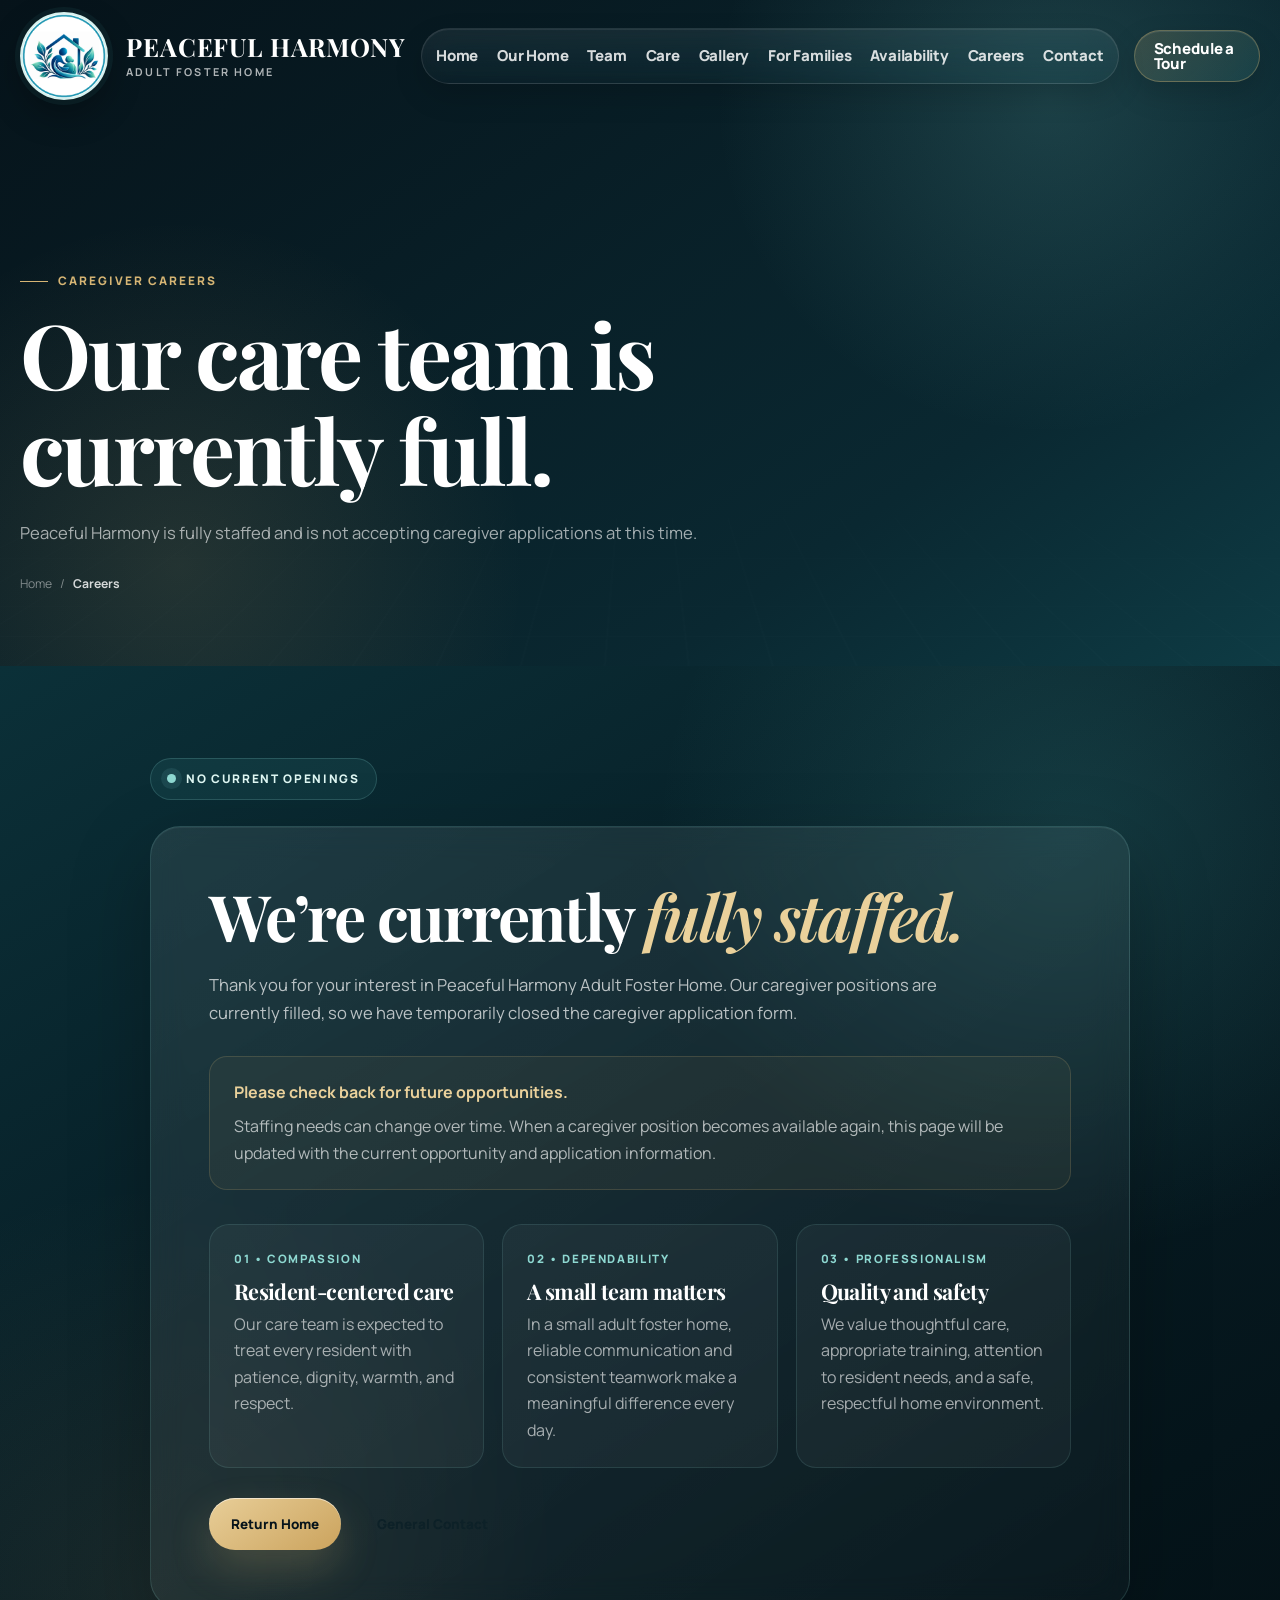
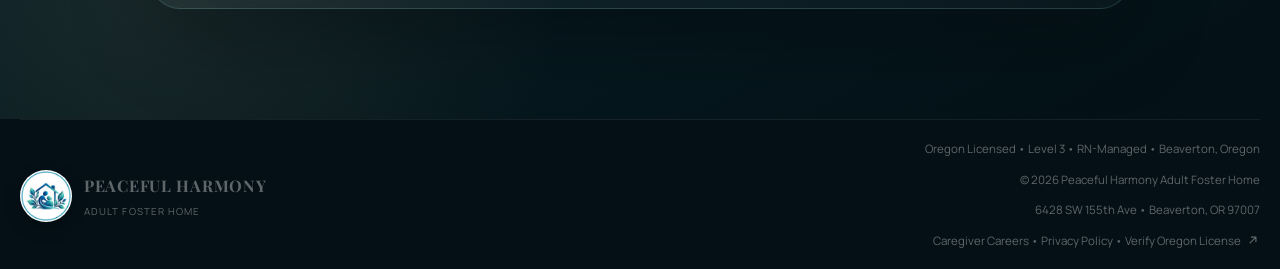
<file: careers(1).html>
<!DOCTYPE html>

<html lang="en">
<head>
<meta charset="utf-8"/>
<meta content="width=device-width, initial-scale=1, viewport-fit=cover" name="viewport"/>
<meta content="#06131a" name="theme-color"/>
<meta content="Peaceful Harmony Adult Foster Home is currently fully staffed and is not accepting caregiver applications at this time. Check back for future opportunities." name="description"/>
<title>Caregiver Careers | Peaceful Harmony Adult Foster Home</title>
<link href="https://fonts.googleapis.com" rel="preconnect"/>
<link crossorigin="" href="https://fonts.gstatic.com" rel="preconnect"/>
<link href="https://fonts.googleapis.com/css2?family=Manrope:wght@400;500;600;700;800&amp;family=Playfair+Display:ital,wght@0,600;0,700;1,500&amp;display=swap" rel="stylesheet"/>
<link href="styles.css" rel="stylesheet"/>
<link href="https://peacefulharmonyafh.com/careers.html" rel="canonical"/><link href="logo.png" rel="icon" type="image/png"/><link href="logo.png" rel="apple-touch-icon"/><meta content="website" property="og:type"/><meta content="Peaceful Harmony Adult Foster Home" property="og:site_name"/><meta content="Caregiver Careers | Peaceful Harmony Adult Foster Home" property="og:title"/><meta content="Peaceful Harmony Adult Foster Home is currently fully staffed and is not accepting caregiver applications at this time. Check back for future opportunities." property="og:description"/><meta content="https://peacefulharmonyafh.com/careers.html" property="og:url"/><meta content="https://peacefulharmonyafh.com/logo.png" property="og:image"/><meta content="Peaceful Harmony Adult Foster Home logo" property="og:image:alt"/><meta content="en_US" property="og:locale"/><meta content="summary" name="twitter:card"/><meta content="Caregiver Careers | Peaceful Harmony Adult Foster Home" name="twitter:title"/><meta content="Peaceful Harmony Adult Foster Home is currently fully staffed and is not accepting caregiver applications at this time. Check back for future opportunities." name="twitter:description"/><meta content="https://peacefulharmonyafh.com/logo.png" name="twitter:image"/>
<style>
.careers-closed-section{
  position:relative;
  overflow:hidden;
  padding:92px 0 110px;
  background:
    radial-gradient(circle at 84% 16%,rgba(79,185,182,.18),transparent 30%),
    radial-gradient(circle at 12% 88%,rgba(214,181,116,.09),transparent 28%),
    linear-gradient(150deg,#0b3038 0%,#071d25 48%,#041116 100%);
}
.careers-closed-wrap{
  max-width:980px;
  margin:0 auto;
}
.careers-status{
  display:inline-flex;
  align-items:center;
  gap:10px;
  padding:10px 16px;
  border:1px solid rgba(142,216,209,.20);
  border-radius:999px;
  color:#dff7f3;
  background:rgba(79,185,182,.09);
  font-size:.74rem;
  font-weight:800;
  letter-spacing:.14em;
}
.careers-status-dot{
  width:9px;
  height:9px;
  border-radius:50%;
  background:#8ed8d1;
  box-shadow:0 0 0 6px rgba(142,216,209,.10);
}
.careers-closed-card{
  margin-top:26px;
  padding:clamp(32px,5vw,58px);
  border:1px solid rgba(142,216,209,.16);
  border-radius:30px;
  background:
    linear-gradient(145deg,rgba(255,255,255,.085),rgba(255,255,255,.025));
  box-shadow:
    inset 0 1px 0 rgba(255,255,255,.06),
    0 30px 80px rgba(0,0,0,.25);
  backdrop-filter:blur(16px);
  -webkit-backdrop-filter:blur(16px);
}
.careers-closed-card h2{
  margin:0;
  max-width:820px;
  color:#fff;
  font-family:"Playfair Display",Georgia,serif;
  font-size:clamp(2.5rem,5vw,4.7rem);
  line-height:.98;
  letter-spacing:-.035em;
}
.careers-closed-card h2 em{
  color:#ead19b;
  font-weight:600;
}
.careers-closed-card .lead{
  max-width:760px;
  margin-top:24px;
  color:rgba(255,255,255,.70)!important;
}
.careers-closed-note{
  margin-top:30px;
  padding:22px 24px;
  border:1px solid rgba(214,181,116,.18);
  border-radius:18px;
  background:rgba(214,181,116,.055);
}
.careers-closed-note strong{
  display:block;
  margin-bottom:7px;
  color:#ead19b;
}
.careers-closed-note p{
  margin:0;
  color:rgba(255,255,255,.66);
  line-height:1.7;
}
.careers-closed-actions{
  display:flex;
  flex-wrap:wrap;
  gap:14px;
  margin-top:30px;
}
.careers-values{
  display:grid;
  grid-template-columns:repeat(3,1fr);
  gap:18px;
  margin-top:34px;
}
.careers-value{
  padding:24px;
  border:1px solid rgba(142,216,209,.13);
  border-radius:20px;
  background:rgba(255,255,255,.04);
}
.careers-value span{
  display:block;
  margin-bottom:12px;
  color:#8ed8d1;
  font-size:.72rem;
  font-weight:800;
  letter-spacing:.14em;
}
.careers-value h3{
  margin:0 0 8px;
  color:#fff;
  font-family:"Playfair Display",Georgia,serif;
  font-size:1.35rem;
}
.careers-value p{
  margin:0;
  color:rgba(255,255,255,.61);
  line-height:1.65;
}
@media(max-width:760px){
  .careers-closed-section{padding:70px 0 82px}
  .careers-values{grid-template-columns:1fr}
}
</style>

</head>
<body>
<header class="site-header" id="siteHeader">
<div class="container nav">
<a aria-label="Peaceful Harmony home" class="brand" href="index.html">
<span aria-hidden="true" class="brand-orb">
<svg fill="none" viewbox="0 0 24 24">
<path d="M5 20c2.8-3.8 5.3-4.6 8.1-8.2 2.2-2.9 3.7-4.5 6.2-6.2" stroke="currentColor" stroke-linecap="round" stroke-width="1.7"></path>
<path d="M13.2 11.8 11 7.8M13.2 11.8l4.2-1.7" stroke="currentColor" stroke-linecap="round" stroke-width="1.7"></path>
</svg>
</span>
<span>
<span class="brand-name">PEACEFUL HARMONY</span>
<span class="brand-sub">Adult Foster Home</span>
</span>
</a>
<nav aria-label="Main navigation" class="desktop-nav">
<a href="index.html">Home</a>
<a href="our-home.html">Our Home</a>
<a href="team.html">Team</a>
<a href="care.html">Care</a>
<a href="gallery.html">Gallery</a>
<a href="families.html">For Families</a>
<a href="careers.html">Careers</a>
<a href="contact.html">Contact</a>
</nav>
<div>
<a class="nav-cta" href="contact.html">Schedule a Tour</a>
<button aria-controls="mobileMenu" aria-expanded="false" aria-label="Open menu" class="menu-btn" id="menuButton" type="button">
<svg fill="none" viewbox="0 0 24 24"><path d="M5 7h14M5 12h14M5 17h14" stroke="currentColor" stroke-linecap="round" stroke-width="2"></path></svg>
</button>
</div>
</div>
<nav aria-label="Mobile navigation" class="mobile-menu" id="mobileMenu">
<a href="index.html">Home</a>
<a href="our-home.html">Our Home</a>
<a href="team.html">Team</a>
<a href="care.html">Care &amp; Services</a>
<a href="gallery.html">Gallery</a>
<a href="families.html">For Families</a>
<a href="careers.html">Caregiver Careers</a>
<a href="contact.html">Contact / Schedule a Tour</a>
</nav>
</header>

<main>
<section class="page-hero">
<div class="container page-hero-inner">
<span class="eyebrow reveal visible">Caregiver Careers</span>
<h1 class="page-title reveal visible">Our care team is currently full.</h1>
<p class="lead reveal visible">Peaceful Harmony is fully staffed and is not accepting caregiver applications at this time.</p>
<div class="breadcrumbs"><a href="index.html">Home</a><span>/</span><strong>Careers</strong></div>
</div>
</section>

<section class="careers-closed-section">
<div class="container careers-closed-wrap">
<div class="careers-status">
<span class="careers-status-dot" aria-hidden="true"></span>
NO CURRENT OPENINGS
</div>

<div class="careers-closed-card">
<h2>We’re currently <em>fully staffed.</em></h2>
<p class="lead">Thank you for your interest in Peaceful Harmony Adult Foster Home. Our caregiver positions are currently filled, so we have temporarily closed the caregiver application form.</p>

<div class="careers-closed-note">
<strong>Please check back for future opportunities.</strong>
<p>Staffing needs can change over time. When a caregiver position becomes available again, this page will be updated with the current opportunity and application information.</p>
</div>

<div class="careers-values">
<div class="careers-value">
<span>01 • COMPASSION</span>
<h3>Resident-centered care</h3>
<p>Our care team is expected to treat every resident with patience, dignity, warmth, and respect.</p>
</div>
<div class="careers-value">
<span>02 • DEPENDABILITY</span>
<h3>A small team matters</h3>
<p>In a small adult foster home, reliable communication and consistent teamwork make a meaningful difference every day.</p>
</div>
<div class="careers-value">
<span>03 • PROFESSIONALISM</span>
<h3>Quality and safety</h3>
<p>We value thoughtful care, appropriate training, attention to resident needs, and a safe, respectful home environment.</p>
</div>
</div>

<div class="careers-closed-actions">
<a class="btn btn-gold" href="index.html">Return Home</a>
<a class="btn btn-ghost" href="contact.html">General Contact</a>
</div>
</div>
</div>
</section>
</main>

<footer class="footer">
<div class="container footer-inner">
<div class="footer-brand">
<span aria-hidden="true" class="footer-mark">
<svg fill="none" viewbox="0 0 24 24">
<path d="M5 20c2.8-3.8 5.3-4.6 8.1-8.2 2.2-2.9 3.7-4.5 6.2-6.2" stroke="currentColor" stroke-linecap="round" stroke-width="1.7"></path>
<path d="M13.2 11.8 11 7.8M13.2 11.8l4.2-1.7" stroke="currentColor" stroke-linecap="round" stroke-width="1.7"></path>
</svg>
</span>
<span>
<strong>PEACEFUL HARMONY</strong>
<span>Adult Foster Home</span>
</span>
</div>
<div class="footer-meta">
<p>Oregon Licensed • Level 3 • RN-Managed • Beaverton, Oregon</p><p>© <span id="year">2026</span> Peaceful Harmony Adult Foster Home</p>
<p>6428 SW 155th Ave • Beaverton, OR 97007</p>
<p><a href="careers.html">Caregiver Careers</a> • <a href="privacy.html">Privacy Policy</a> • <a href="https://ltclicensing.oregon.gov/Providers/Details/3509747063" rel="noopener noreferrer" target="_blank">Verify Oregon License <svg aria-hidden="true" width="14" height="14" viewBox="0 0 24 24" fill="none" style="vertical-align:-2px;margin-left:3px"><path d="M7 17 17 7M9 7h8v8" stroke="currentColor" stroke-width="2" stroke-linecap="round" stroke-linejoin="round"/></svg></a></p>
</div>
</div>
</footer>
<div aria-label="Photo viewer" aria-modal="true" class="lightbox" id="lightbox" role="dialog">
<button aria-label="Close photo viewer" class="lightbox-close" id="lightboxClose" type="button">
<svg fill="none" viewbox="0 0 24 24"><path d="M6 6l12 12M18 6 6 18" stroke="currentColor" stroke-linecap="round" stroke-width="2"></path></svg>
</button>
<img alt="" id="lightboxImage" src="[data-uri]"/>
</div>
<script src="script.js"></script>
<script>
  (() => {
    const form = document.getElementById('caregiverApplication');
    const button = document.getElementById('applicationSubmit');
    if (!form || !button) return;

    form.addEventListener('submit', (event) => {
      const checkedShifts = form.querySelectorAll('input[name="shift_availability"]:checked');
      if (!checkedShifts.length) {
        event.preventDefault();
        const firstShift = form.querySelector('input[name="shift_availability"]');
        firstShift?.focus();
        alert('Please select at least one shift you are available to work.');
        return;
      }
      button.disabled = true;
      button.textContent = 'Sending Application…';
    });
  })();
</script>
</body>
</html>
</file>
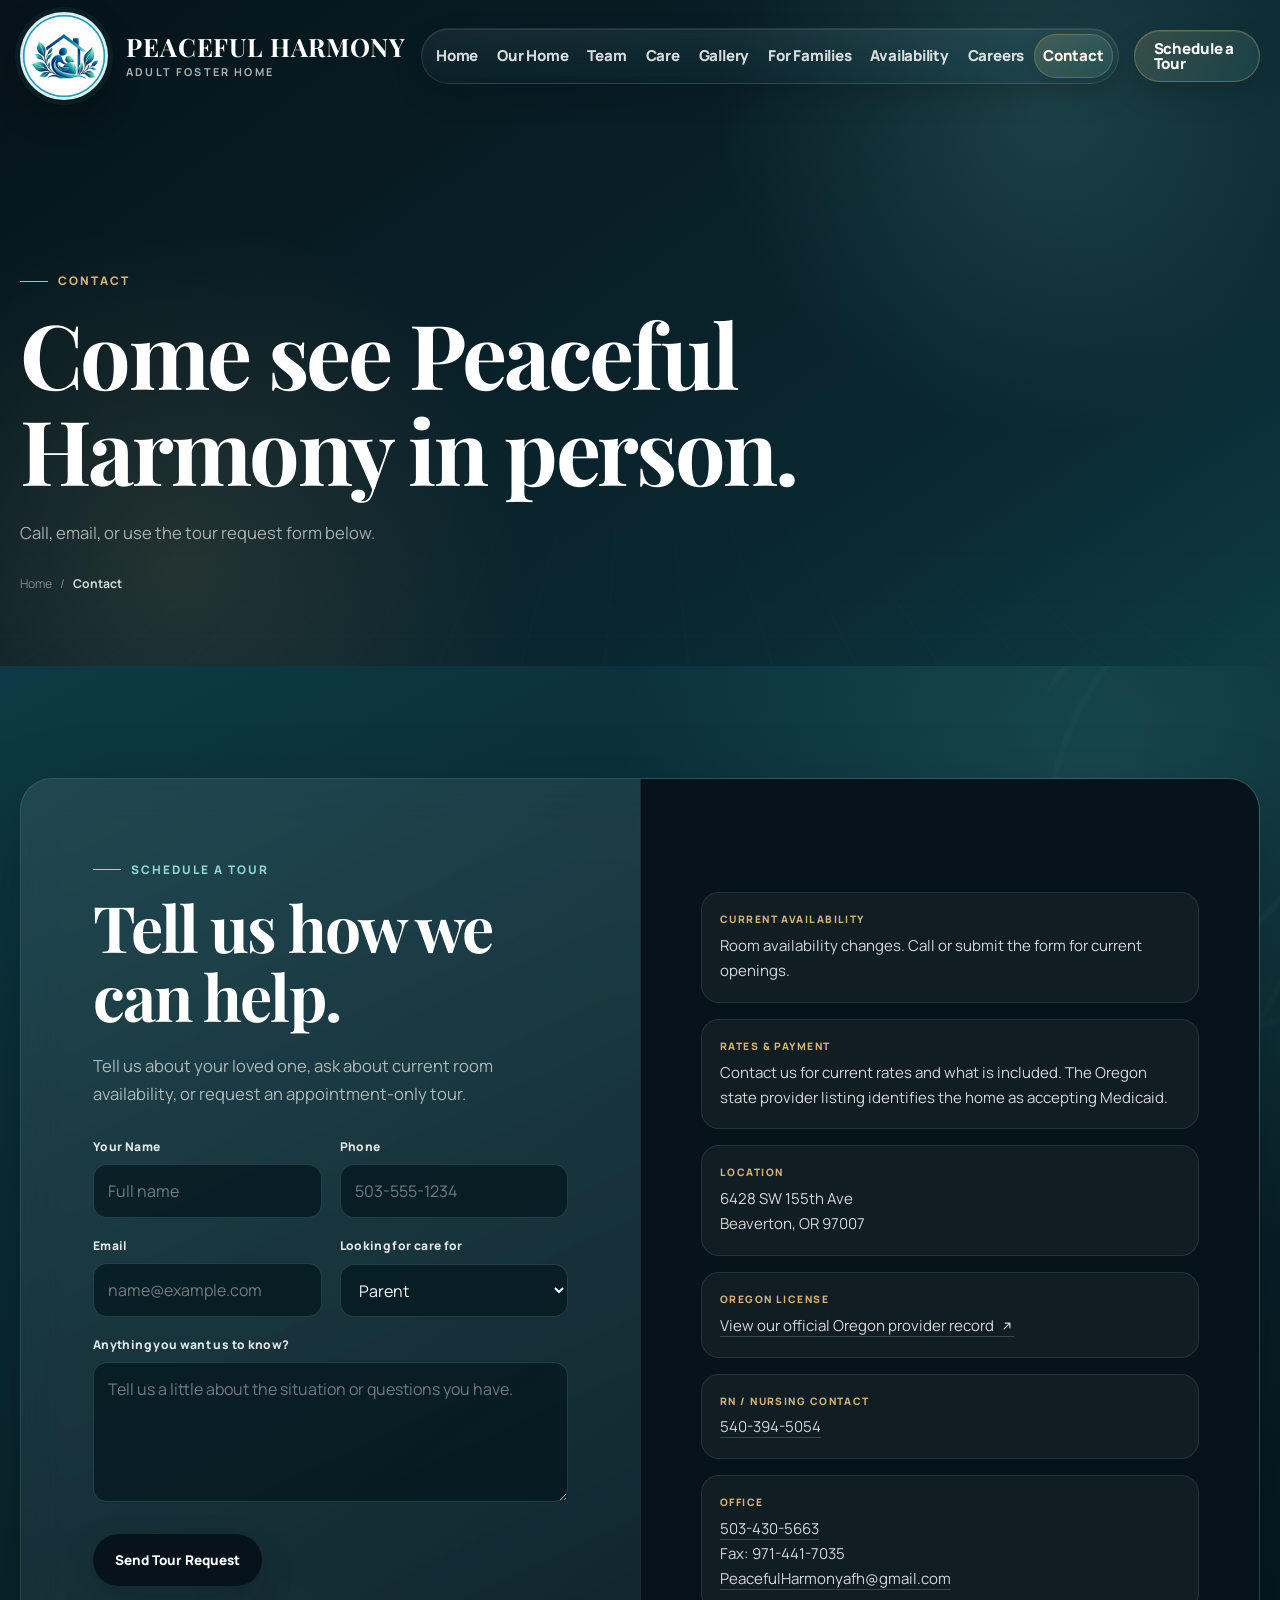
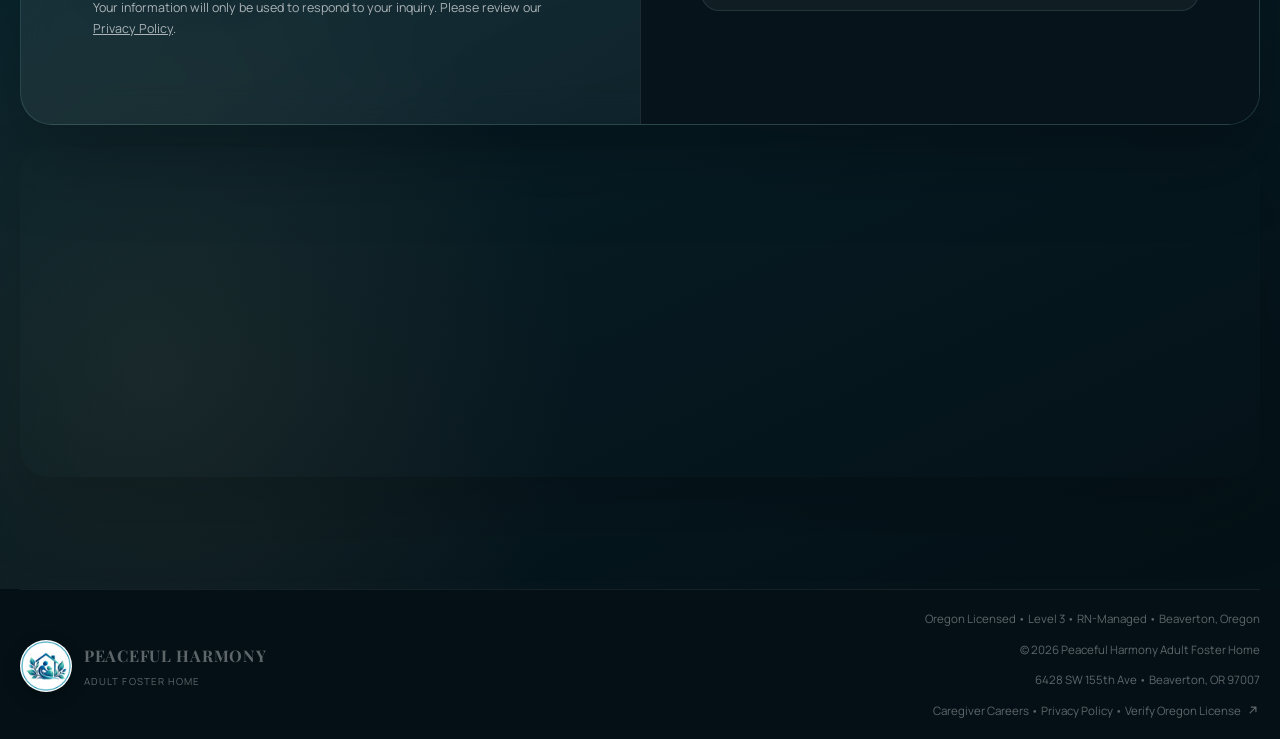
<file: contact.html>
<!DOCTYPE html>

<html lang="en">
<head>
<meta charset="utf-8"/>
<meta content="width=device-width, initial-scale=1, viewport-fit=cover" name="viewport"/>
<meta content="#06131a" name="theme-color"/>
<meta content="Contact Peaceful Harmony Adult Foster Home in Beaverton, Oregon to ask about room availability, care needs, rates, or schedule an appointment-only tour and care assessment." name="description"/>
<title>Contact &amp; Schedule a Tour | Peaceful Harmony Adult Foster Home</title>
<link href="https://fonts.googleapis.com" rel="preconnect"/>
<link crossorigin="" href="https://fonts.gstatic.com" rel="preconnect"/>
<link href="https://fonts.googleapis.com/css2?family=Manrope:wght@400;500;600;700;800&amp;family=Playfair+Display:ital,wght@0,600;0,700;1,500&amp;display=swap" rel="stylesheet"/>
<link href="styles.css" rel="stylesheet"/>
<link href="https://peacefulharmonyafh.com/contact.html" rel="canonical"/><link href="logo.png" rel="icon" type="image/png"/><link href="logo.png" rel="apple-touch-icon"/><meta content="website" property="og:type"/><meta content="Peaceful Harmony Adult Foster Home" property="og:site_name"/><meta content="Contact &amp; Schedule a Tour | Peaceful Harmony Adult Foster Home" property="og:title"/><meta content="Contact Peaceful Harmony Adult Foster Home in Beaverton, Oregon to ask about room availability, care needs, rates, or schedule an appointment-only tour and care assessment." property="og:description"/><meta content="https://peacefulharmonyafh.com/contact.html" property="og:url"/><meta content="https://peacefulharmonyafh.com/logo.png" property="og:image"/><meta content="Peaceful Harmony Adult Foster Home logo" property="og:image:alt"/><meta content="en_US" property="og:locale"/><meta content="summary" name="twitter:card"/><meta content="Contact &amp; Schedule a Tour | Peaceful Harmony Adult Foster Home" name="twitter:title"/><meta content="Contact Peaceful Harmony Adult Foster Home in Beaverton, Oregon to ask about room availability, care needs, rates, or schedule an appointment-only tour and care assessment." name="twitter:description"/><meta content="https://peacefulharmonyafh.com/logo.png" name="twitter:image"/></head>
<body>
<header class="site-header" id="siteHeader">
<div class="container nav">
<a aria-label="Peaceful Harmony home" class="brand" href="index.html">
<span aria-hidden="true" class="brand-orb">
<svg fill="none" viewbox="0 0 24 24">
<path d="M5 20c2.8-3.8 5.3-4.6 8.1-8.2 2.2-2.9 3.7-4.5 6.2-6.2" stroke="currentColor" stroke-linecap="round" stroke-width="1.7"></path>
<path d="M13.2 11.8 11 7.8M13.2 11.8l4.2-1.7" stroke="currentColor" stroke-linecap="round" stroke-width="1.7"></path>
</svg>
</span>
<span>
<span class="brand-name">PEACEFUL HARMONY</span>
<span class="brand-sub">Adult Foster Home</span>
</span>
</a>
<nav aria-label="Main navigation" class="desktop-nav">
<a href="index.html">Home</a>
<a href="our-home.html">Our Home</a>
<a href="team.html">Team</a>
<a href="care.html">Care</a>
<a href="gallery.html">Gallery</a>
<a href="families.html">For Families</a>
<a href="careers.html">Careers</a>
<a href="contact.html">Contact</a>
</nav>
<div>
<a class="nav-cta" href="contact.html">Schedule a Tour</a>
<button aria-controls="mobileMenu" aria-expanded="false" aria-label="Open menu" class="menu-btn" id="menuButton" type="button">
<svg fill="none" viewbox="0 0 24 24"><path d="M5 7h14M5 12h14M5 17h14" stroke="currentColor" stroke-linecap="round" stroke-width="2"></path></svg>
</button>
</div>
</div>
<nav aria-label="Mobile navigation" class="mobile-menu" id="mobileMenu">
<a href="index.html">Home</a>
<a href="our-home.html">Our Home</a>
<a href="team.html">Team</a>
<a href="care.html">Care &amp; Services</a>
<a href="gallery.html">Gallery</a>
<a href="families.html">For Families</a>
<a href="careers.html">Caregiver Careers</a>
<a href="contact.html">Contact / Schedule a Tour</a>
</nav>
</header>
<main>
<section class="page-hero">
<div class="container page-hero-inner">
<span class="eyebrow reveal visible">Contact</span>
<h1 class="page-title reveal visible">Come see Peaceful Harmony in person.</h1>
<p class="lead reveal visible">Call, email, or use the tour request form below.</p>
<div class="breadcrumbs"><a href="index.html">Home</a><span>/</span><strong>Contact</strong></div>
</div>
</section>
<section class="section brand-light">
<div class="container">
<div class="contact-shell light-shell">
<div class="contact-copy">
<span class="eyebrow">Schedule a Tour</span>
<h2 class="section-title">Tell us how we can help.</h2>
<p class="lead">Tell us about your loved one, ask about current room availability, or request an appointment-only tour.</p>
<form action="https://formspree.io/f/xdenelav" method="POST" style="margin-top:30px">
<input name="_subject" type="hidden" value="New Peaceful Harmony Tour Request"/>
<div class="form-grid">
<div class="field"><label for="name">Your Name</label><input id="name" name="name" placeholder="Full name" required="" type="text"/></div>
<div class="field"><label for="phone">Phone</label><input id="phone" name="phone" placeholder="503-555-1234" required="" type="tel"/></div>
<div class="field"><label for="email">Email</label><input id="email" name="email" placeholder="name@example.com" required="" type="email"/></div>
<div class="field"><label for="relation">Looking for care for</label><select id="relation" name="looking_for_care_for"><option>Parent</option><option>Spouse</option><option>Relative</option><option>Myself</option><option>Other</option></select></div>
<div class="field full"><label for="message">Anything you want us to know?</label><textarea id="message" name="message" placeholder="Tell us a little about the situation or questions you have." required=""></textarea></div>
</div>
<div class="actions"><button class="btn btn-dark" type="submit">Send Tour Request</button></div>
<p class="form-note">Your information will only be used to respond to your inquiry. Please review our <a href="privacy.html" style="text-decoration:underline;">Privacy Policy</a>.</p>
</form>
</div>
<div class="contact-info" style="background:#06131a">
<div class="contact-card"><span class="contact-label">Current Availability</span><div class="contact-value">Room availability changes. Call or submit the form for current openings.</div></div><div class="contact-card"><span class="contact-label">Rates &amp; Payment</span><div class="contact-value">Contact us for current rates and what is included. The Oregon state provider listing identifies the home as accepting Medicaid.</div></div><div class="contact-card"><span class="contact-label">Location</span><div class="contact-value">6428 SW 155th Ave<br/>Beaverton, OR 97007</div></div><div class="contact-card"><span class="contact-label">Oregon License</span><div class="contact-value"><a href="https://ltclicensing.oregon.gov/Providers/Details/3509747063" rel="noopener noreferrer" target="_blank">View our official Oregon provider record <svg aria-hidden="true" width="14" height="14" viewBox="0 0 24 24" fill="none" style="vertical-align:-2px;margin-left:3px"><path d="M7 17 17 7M9 7h8v8" stroke="currentColor" stroke-width="2" stroke-linecap="round" stroke-linejoin="round"/></svg></a></div></div>
<div class="contact-card"><span class="contact-label">RN / Nursing Contact</span><div class="contact-value"><a href="tel:+15403945054">540-394-5054</a></div></div>
<div class="contact-card"><span class="contact-label">Office</span><div class="contact-value"><a href="tel:+15034305663">503-430-5663</a><br/>Fax: 971-441-7035<br/><a href="mailto:PeacefulHarmonyafh@gmail.com">PeacefulHarmonyafh@gmail.com</a></div></div>
</div>
</div>
<div class="map">
<iframe allowfullscreen="" loading="lazy" referrerpolicy="no-referrer-when-downgrade" src="https://maps.google.com/maps?q=6428%20SW%20155th%20Ave%2C%20Beaverton%2C%20OR%2097007&amp;t=&amp;z=15&amp;ie=UTF8&amp;iwloc=&amp;output=embed" title="Map showing Peaceful Harmony Adult Foster Home"></iframe>
</div>
</div>
</section>
</main>
<footer class="footer">
<div class="container footer-inner">
<div class="footer-brand">
<span aria-hidden="true" class="footer-mark">
<svg fill="none" viewbox="0 0 24 24">
<path d="M5 20c2.8-3.8 5.3-4.6 8.1-8.2 2.2-2.9 3.7-4.5 6.2-6.2" stroke="currentColor" stroke-linecap="round" stroke-width="1.7"></path>
<path d="M13.2 11.8 11 7.8M13.2 11.8l4.2-1.7" stroke="currentColor" stroke-linecap="round" stroke-width="1.7"></path>
</svg>
</span>
<span>
<strong>PEACEFUL HARMONY</strong>
<span>Adult Foster Home</span>
</span>
</div>
<div class="footer-meta">
<p>Oregon Licensed • Level 3 • RN-Managed • Beaverton, Oregon</p><p>© <span id="year">2026</span> Peaceful Harmony Adult Foster Home</p>
<p>6428 SW 155th Ave • Beaverton, OR 97007</p>
<p><a href="careers.html">Caregiver Careers</a> • <a href="privacy.html">Privacy Policy</a> • <a href="https://ltclicensing.oregon.gov/Providers/Details/3509747063" rel="noopener noreferrer" target="_blank">Verify Oregon License <svg aria-hidden="true" width="14" height="14" viewBox="0 0 24 24" fill="none" style="vertical-align:-2px;margin-left:3px"><path d="M7 17 17 7M9 7h8v8" stroke="currentColor" stroke-width="2" stroke-linecap="round" stroke-linejoin="round"/></svg></a></p>
</div>
</div>
</footer>
<div aria-label="Photo viewer" aria-modal="true" class="lightbox" id="lightbox" role="dialog">
<button aria-label="Close photo viewer" class="lightbox-close" id="lightboxClose" type="button">
<svg fill="none" viewbox="0 0 24 24"><path d="M6 6l12 12M18 6 6 18" stroke="currentColor" stroke-linecap="round" stroke-width="2"></path></svg>
</button>
<img alt="" id="lightboxImage" src="[data-uri]"/>
</div>
<script src="script.js"></script>
</body>
</html>
</file>
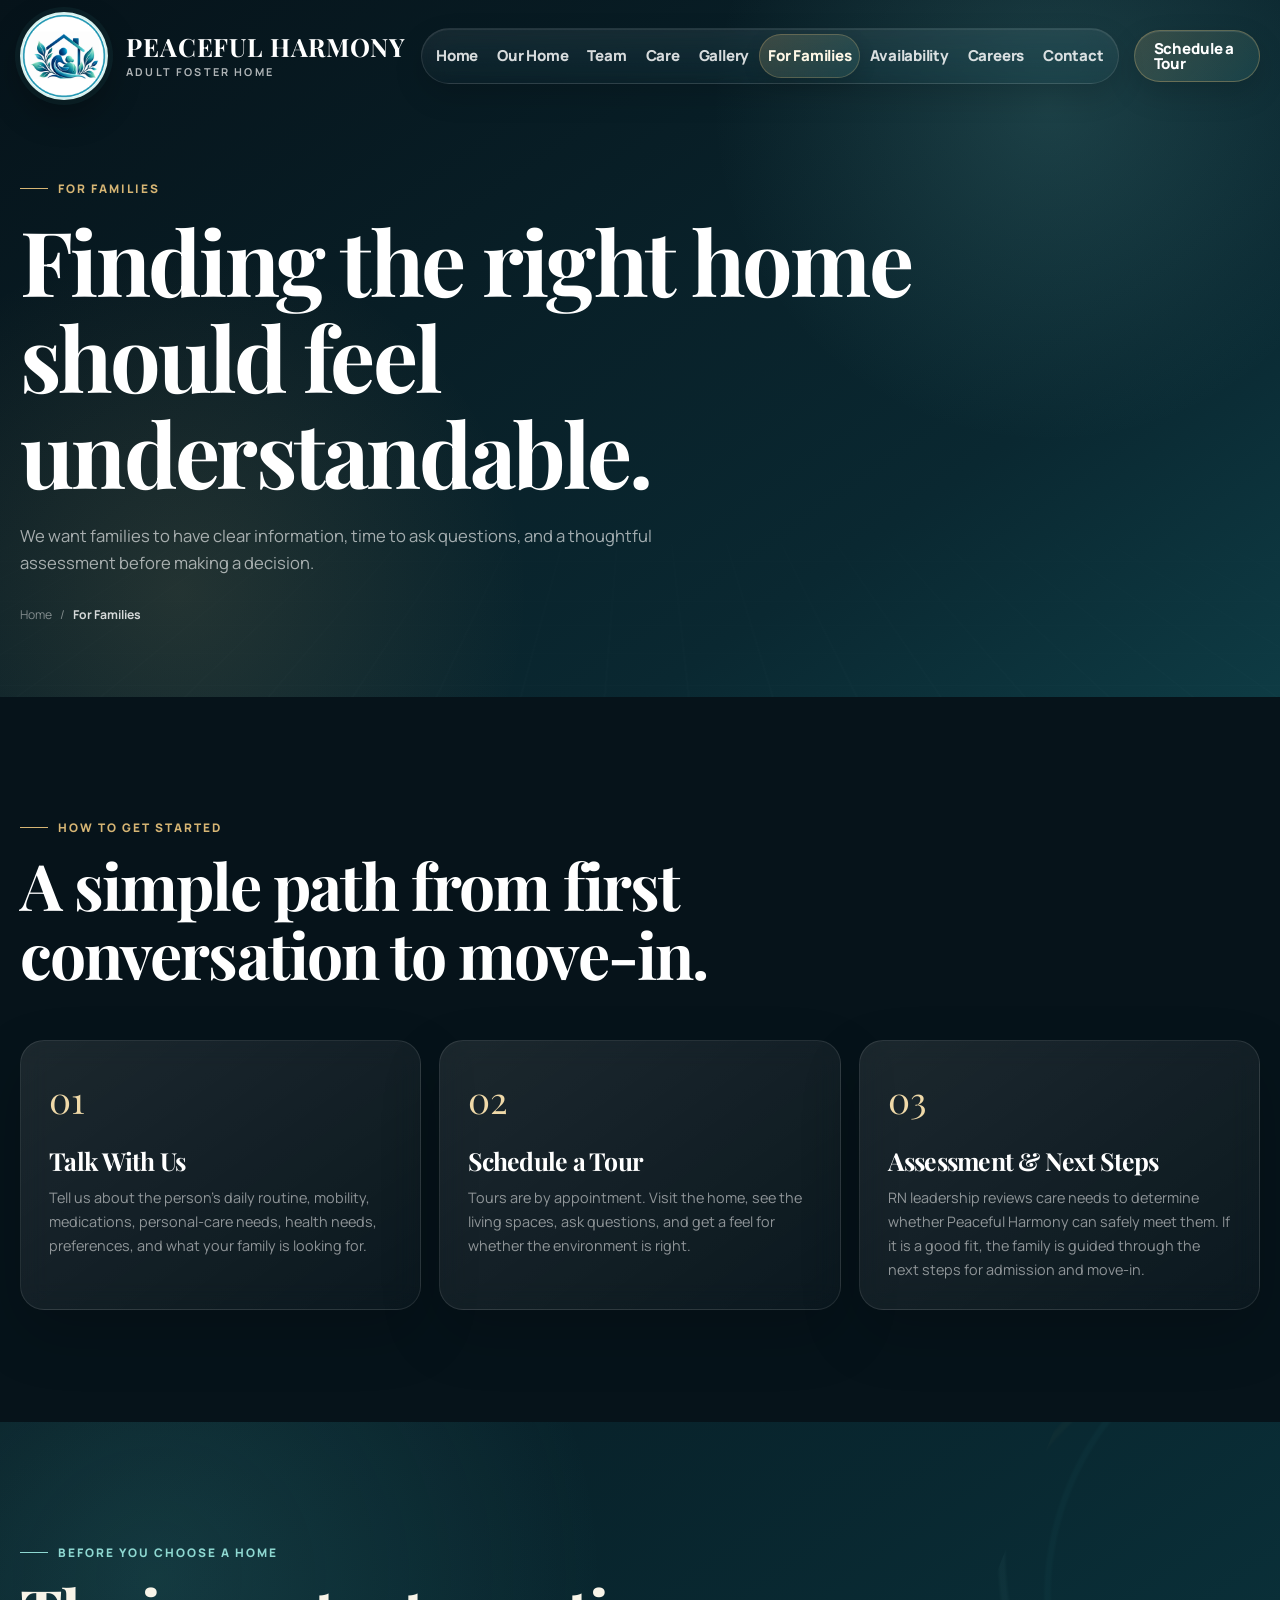
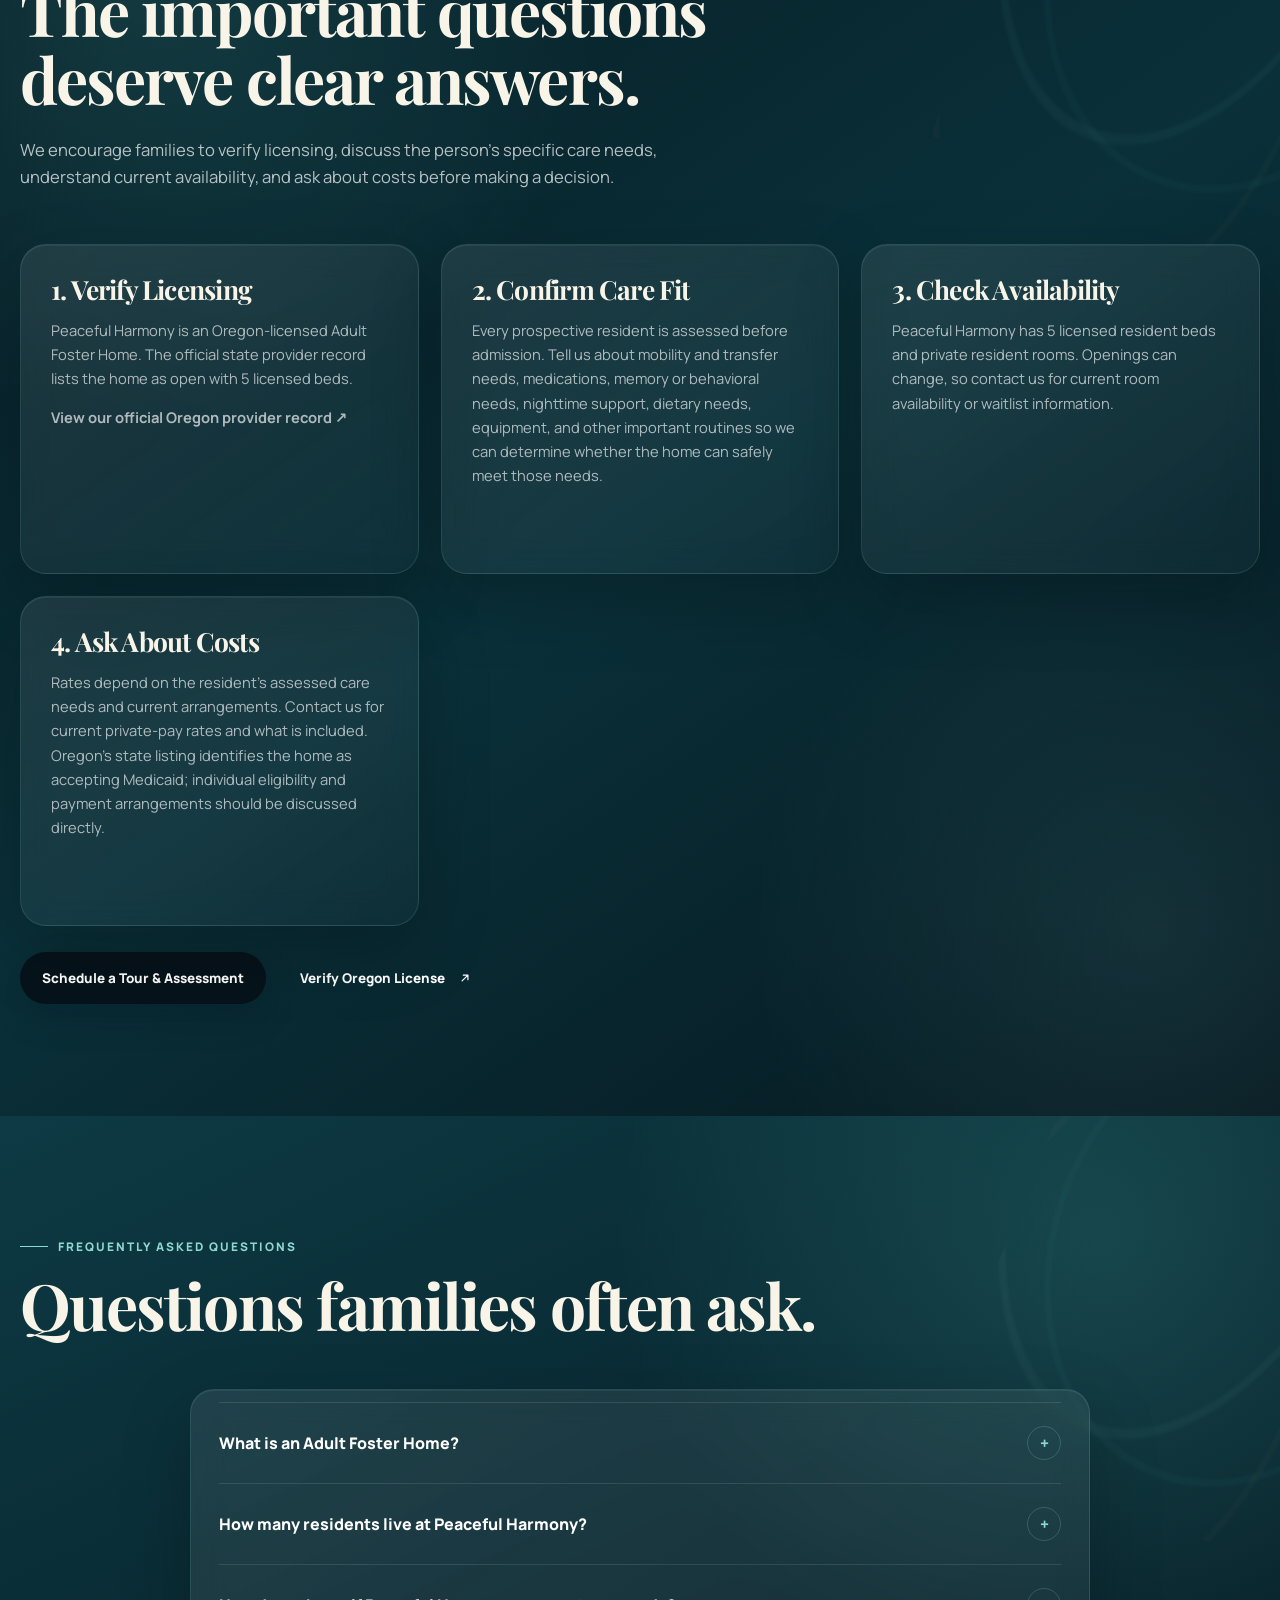
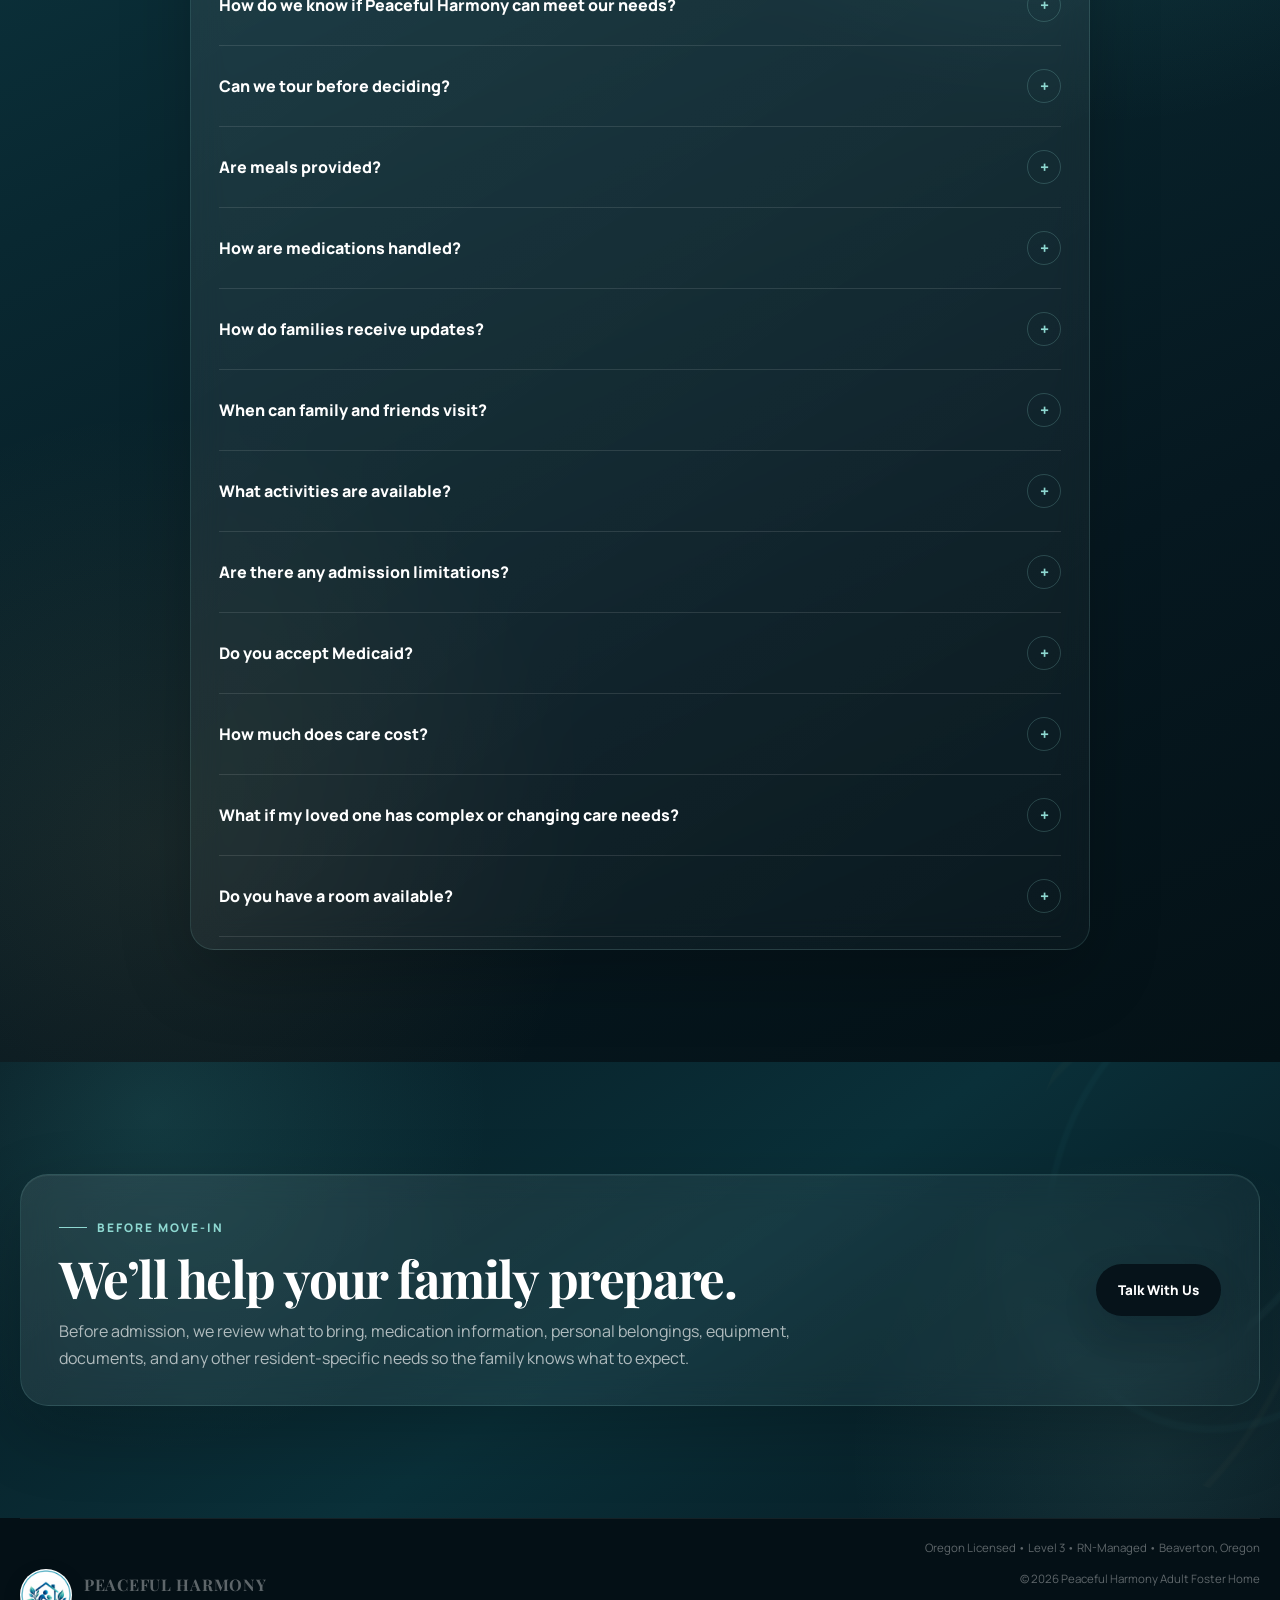
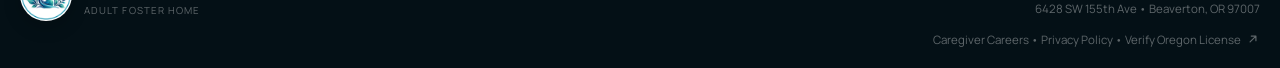
<file: families.html>
<!DOCTYPE html>

<html lang="en">
<head>
<meta charset="utf-8"/>
<meta content="width=device-width, initial-scale=1, viewport-fit=cover" name="viewport"/>
<meta content="#06131a" name="theme-color"/>
<meta content="Information for families considering Peaceful Harmony in Beaverton, including tours, care assessment, private rooms, meals, visiting, medications, communication, availability, and admission." name="description"/>
<title>For Families | Peaceful Harmony Adult Foster Home</title>
<link href="https://fonts.googleapis.com" rel="preconnect"/>
<link crossorigin="" href="https://fonts.gstatic.com" rel="preconnect"/>
<link href="https://fonts.googleapis.com/css2?family=Manrope:wght@400;500;600;700;800&amp;family=Playfair+Display:ital,wght@0,600;0,700;1,500&amp;display=swap" rel="stylesheet"/>
<link href="styles.css" rel="stylesheet"/>
<link href="https://peacefulharmonyafh.com/families.html" rel="canonical"/><link href="logo.png" rel="icon" type="image/png"/><link href="logo.png" rel="apple-touch-icon"/><meta content="website" property="og:type"/><meta content="Peaceful Harmony Adult Foster Home" property="og:site_name"/><meta content="For Families | Peaceful Harmony Adult Foster Home" property="og:title"/><meta content="Information for families considering Peaceful Harmony in Beaverton, including tours, care assessment, private rooms, meals, visiting, medications, communication, availability, and admission." property="og:description"/><meta content="https://peacefulharmonyafh.com/families.html" property="og:url"/><meta content="https://peacefulharmonyafh.com/logo.png" property="og:image"/><meta content="Peaceful Harmony Adult Foster Home logo" property="og:image:alt"/><meta content="en_US" property="og:locale"/><meta content="summary" name="twitter:card"/><meta content="For Families | Peaceful Harmony Adult Foster Home" name="twitter:title"/><meta content="Information for families considering Peaceful Harmony in Beaverton, including tours, care assessment, private rooms, meals, visiting, medications, communication, availability, and admission." name="twitter:description"/><meta content="https://peacefulharmonyafh.com/logo.png" name="twitter:image"/></head>
<body>
<header class="site-header" id="siteHeader">
<div class="container nav">
<a aria-label="Peaceful Harmony home" class="brand" href="index.html">
<span aria-hidden="true" class="brand-orb">
<svg fill="none" viewbox="0 0 24 24">
<path d="M5 20c2.8-3.8 5.3-4.6 8.1-8.2 2.2-2.9 3.7-4.5 6.2-6.2" stroke="currentColor" stroke-linecap="round" stroke-width="1.7"></path>
<path d="M13.2 11.8 11 7.8M13.2 11.8l4.2-1.7" stroke="currentColor" stroke-linecap="round" stroke-width="1.7"></path>
</svg>
</span>
<span>
<span class="brand-name">PEACEFUL HARMONY</span>
<span class="brand-sub">Adult Foster Home</span>
</span>
</a>
<nav aria-label="Main navigation" class="desktop-nav">
<a href="index.html">Home</a>
<a href="our-home.html">Our Home</a>
<a href="team.html">Team</a>
<a href="care.html">Care</a>
<a href="gallery.html">Gallery</a>
<a href="families.html">For Families</a>
<a href="careers.html">Careers</a>
<a href="contact.html">Contact</a>
</nav>
<div>
<a class="nav-cta" href="contact.html">Schedule a Tour</a>
<button aria-controls="mobileMenu" aria-expanded="false" aria-label="Open menu" class="menu-btn" id="menuButton" type="button">
<svg fill="none" viewbox="0 0 24 24"><path d="M5 7h14M5 12h14M5 17h14" stroke="currentColor" stroke-linecap="round" stroke-width="2"></path></svg>
</button>
</div>
</div>
<nav aria-label="Mobile navigation" class="mobile-menu" id="mobileMenu">
<a href="index.html">Home</a>
<a href="our-home.html">Our Home</a>
<a href="team.html">Team</a>
<a href="care.html">Care &amp; Services</a>
<a href="gallery.html">Gallery</a>
<a href="families.html">For Families</a>
<a href="careers.html">Caregiver Careers</a>
<a href="contact.html">Contact / Schedule a Tour</a>
</nav>
</header>
<main>
<section class="page-hero"><div class="container page-hero-inner"><span class="eyebrow reveal visible">For Families</span><h1 class="page-title reveal visible">Finding the right home should feel understandable.</h1><p class="lead reveal visible">We want families to have clear information, time to ask questions, and a thoughtful assessment before making a decision.</p><div class="breadcrumbs"><a href="index.html">Home</a><span>/</span><strong>For Families</strong></div></div></section>
<section class="section process"><div class="container"><span class="eyebrow reveal">How to Get Started</span><h2 class="section-title reveal">A simple path from first conversation to move-in.</h2><div class="steps"><div class="step reveal"><span class="step-num">01</span><h3>Talk With Us</h3><p>Tell us about the person’s daily routine, mobility, medications, personal-care needs, health needs, preferences, and what your family is looking for.</p></div><div class="step reveal d1"><span class="step-num">02</span><h3>Schedule a Tour</h3><p>Tours are by appointment. Visit the home, see the living spaces, ask questions, and get a feel for whether the environment is right.</p></div><div class="step reveal d2"><span class="step-num">03</span><h3>Assessment &amp; Next Steps</h3><p>RN leadership reviews care needs to determine whether Peaceful Harmony can safely meet them. If it is a good fit, the family is guided through the next steps for admission and move-in.</p></div></div></div></section>
<section class="section brand-light-alt"><div class="container">
<span class="eyebrow reveal">Before You Choose a Home</span><h2 class="section-title reveal">The important questions deserve clear answers.</h2><p class="lead reveal">We encourage families to verify licensing, discuss the person’s specific care needs, understand current availability, and ask about costs before making a decision.</p>
<div class="card-grid">
<div class="info-card reveal"><h3 class="deep">1. Verify Licensing</h3><p>Peaceful Harmony is an Oregon-licensed Adult Foster Home. The official state provider record lists the home as open with 5 licensed beds.</p><p><a href="https://ltclicensing.oregon.gov/Providers/Details/3509747063" rel="noopener noreferrer" target="_blank"><strong>View our official Oregon provider record ↗</strong></a></p></div>
<div class="info-card reveal d1"><h3 class="deep">2. Confirm Care Fit</h3><p>Every prospective resident is assessed before admission. Tell us about mobility and transfer needs, medications, memory or behavioral needs, nighttime support, dietary needs, equipment, and other important routines so we can determine whether the home can safely meet those needs.</p></div>
<div class="info-card reveal d2"><h3 class="deep">3. Check Availability</h3><p>Peaceful Harmony has 5 licensed resident beds and private resident rooms. Openings can change, so contact us for current room availability or waitlist information.</p></div>
<div class="info-card reveal"><h3 class="deep">4. Ask About Costs</h3><p>Rates depend on the resident’s assessed care needs and current arrangements. Contact us for current private-pay rates and what is included. Oregon’s state listing identifies the home as accepting Medicaid; individual eligibility and payment arrangements should be discussed directly.</p></div>
</div>
<div class="actions reveal" style="margin-top:26px"><a class="btn btn-dark" href="contact.html">Schedule a Tour &amp; Assessment</a><a class="btn btn-outline" href="https://ltclicensing.oregon.gov/Providers/Details/3509747063" rel="noopener noreferrer" target="_blank">Verify Oregon License <svg aria-hidden="true" width="14" height="14" viewBox="0 0 24 24" fill="none" style="vertical-align:-2px;margin-left:3px"><path d="M7 17 17 7M9 7h8v8" stroke="currentColor" stroke-width="2" stroke-linecap="round" stroke-linejoin="round"/></svg></a></div>
</div></section>
<section class="section brand-light"><div class="container"><span class="eyebrow reveal">Frequently Asked Questions</span><h2 class="section-title reveal">Questions families often ask.</h2><div class="faq-wrap reveal">
<div class="faq-item"><button aria-expanded="false" class="faq-q">What is an Adult Foster Home?<span class="faq-plus">+</span></button><div class="faq-a"><div><p>An adult foster home is a residential care setting where adults who need support can receive individualized assistance in a smaller, home-like environment. Peaceful Harmony is a Level 3 adult foster home in Beaverton.</p></div></div></div>
<div class="faq-item"><button aria-expanded="false" class="faq-q">How many residents live at Peaceful Harmony?<span class="faq-plus">+</span></button><div class="faq-a"><div><p>The home serves up to five residents. Resident bedrooms are private rather than shared.</p></div></div></div>
<div class="faq-item"><button aria-expanded="false" class="faq-q">How do we know if Peaceful Harmony can meet our needs?<span class="faq-plus">+</span></button><div class="faq-a"><div><p>Care needs are reviewed before admission. The assessment looks at daily assistance, mobility, medications, health needs, behavior, routines, equipment, and other relevant information so the home can determine whether the person can be supported safely.</p></div></div></div>
<div class="faq-item"><button aria-expanded="false" class="faq-q">Can we tour before deciding?<span class="faq-plus">+</span></button><div class="faq-a"><div><p>Yes. Tours are appointment-only so there is dedicated time to show you the home, answer questions, and learn about your loved one.</p></div></div></div>
<div class="faq-item"><button aria-expanded="false" class="faq-q">Are meals provided?<span class="faq-plus">+</span></button><div class="faq-a"><div><p>Yes. Meals are cooked in the home. Individual dietary needs, preferences, and feeding assistance can be discussed as part of the resident’s care planning.</p></div></div></div>
<div class="faq-item"><button aria-expanded="false" class="faq-q">How are medications handled?<span class="faq-plus">+</span></button><div class="faq-a"><div><p>Medication management and oversight are coordinated as part of the resident’s care plan under RN oversight. Specific medication needs are reviewed during assessment and care planning.</p></div></div></div>
<div class="faq-item"><button aria-expanded="false" class="faq-q">How do families receive updates?<span class="faq-plus">+</span></button><div class="faq-a"><div><p>Communication happens as needed by phone and in person. Families can speak directly with the home about important updates, questions, and changing needs.</p></div></div></div>
<div class="faq-item"><button aria-expanded="false" class="faq-q">When can family and friends visit?<span class="faq-plus">+</span></button><div class="faq-a"><div><p>Visiting is flexible. Peaceful Harmony works with individual families to coordinate schedules in a way that supports the resident and the household.</p></div></div></div>
<div class="faq-item"><button aria-expanded="false" class="faq-q">What activities are available?<span class="faq-plus">+</span></button><div class="faq-a"><div><p>Every resident is different. Everyday options include television, visitors, card games, board games, gentle exercises, conversation, and quiet time based on what the resident enjoys.</p></div></div></div>
<div class="faq-item"><button aria-expanded="false" class="faq-q">Are there any admission limitations?<span class="faq-plus">+</span></button><div class="faq-a"><div><p>Peaceful Harmony is a smoke-free, pet-free home. Individuals with high behavioral-support needs may not be appropriate for the setting. Final admission decisions are based on individual assessment and whether needs can be safely met.</p></div></div></div>
<div class="faq-item"><button aria-expanded="false" class="faq-q">Do you accept Medicaid?<span class="faq-plus">+</span></button><div class="faq-a"><div><p>The Oregon Department of Human Services provider listing identifies Peaceful Harmony as accepting Medicaid. Coverage and payment arrangements depend on the individual situation, so please contact us to discuss details.</p></div></div></div>
<div class="faq-item"><button aria-expanded="false" class="faq-q">How much does care cost?<span class="faq-plus">+</span></button><div class="faq-a"><div><p>Current rates are discussed directly with families because care needs can vary. Contact us for current private-pay rates, what is included, and any questions about payment options.</p></div></div></div>
<div class="faq-item"><button aria-expanded="false" class="faq-q">What if my loved one has complex or changing care needs?<span class="faq-plus">+</span></button><div class="faq-a"><div><p>Please tell us about the person’s specific needs during the initial conversation and assessment, including mobility or transfers, nighttime care, memory or behavioral needs, feeding or dietary needs, medications, equipment, and other health-related support. Admission and continued care depend on whether those needs can be safely supported within the home’s licensed scope.</p></div></div></div>
<div class="faq-item"><button aria-expanded="false" class="faq-q">Do you have a room available?<span class="faq-plus">+</span></button><div class="faq-a"><div><p>Room availability can change. Contact Peaceful Harmony for the most current information about openings.</p></div></div></div>
</div></div></section>
<section class="section brand-light-alt"><div class="container"><div class="availability-card reveal"><div><span class="eyebrow">Before Move-In</span><h2>We’ll help your family prepare.</h2><p>Before admission, we review what to bring, medication information, personal belongings, equipment, documents, and any other resident-specific needs so the family knows what to expect.</p></div><a class="btn btn-dark" href="contact.html">Talk With Us</a></div></div></section>
</main>
<footer class="footer">
<div class="container footer-inner">
<div class="footer-brand">
<span aria-hidden="true" class="footer-mark">
<svg fill="none" viewbox="0 0 24 24">
<path d="M5 20c2.8-3.8 5.3-4.6 8.1-8.2 2.2-2.9 3.7-4.5 6.2-6.2" stroke="currentColor" stroke-linecap="round" stroke-width="1.7"></path>
<path d="M13.2 11.8 11 7.8M13.2 11.8l4.2-1.7" stroke="currentColor" stroke-linecap="round" stroke-width="1.7"></path>
</svg>
</span>
<span>
<strong>PEACEFUL HARMONY</strong>
<span>Adult Foster Home</span>
</span>
</div>
<div class="footer-meta">
<p>Oregon Licensed • Level 3 • RN-Managed • Beaverton, Oregon</p><p>© <span id="year">2026</span> Peaceful Harmony Adult Foster Home</p>
<p>6428 SW 155th Ave • Beaverton, OR 97007</p>
<p><a href="careers.html">Caregiver Careers</a> • <a href="privacy.html">Privacy Policy</a> • <a href="https://ltclicensing.oregon.gov/Providers/Details/3509747063" rel="noopener noreferrer" target="_blank">Verify Oregon License <svg aria-hidden="true" width="14" height="14" viewBox="0 0 24 24" fill="none" style="vertical-align:-2px;margin-left:3px"><path d="M7 17 17 7M9 7h8v8" stroke="currentColor" stroke-width="2" stroke-linecap="round" stroke-linejoin="round"/></svg></a></p>
</div>
</div>
</footer>
<div aria-label="Photo viewer" aria-modal="true" class="lightbox" id="lightbox" role="dialog">
<button aria-label="Close photo viewer" class="lightbox-close" id="lightboxClose" type="button">
<svg fill="none" viewbox="0 0 24 24"><path d="M6 6l12 12M18 6 6 18" stroke="currentColor" stroke-linecap="round" stroke-width="2"></path></svg>
</button>
<img alt="" id="lightboxImage" src="[data-uri]"/>
</div>
<script src="script.js"></script>
</body>
</html>
</file>
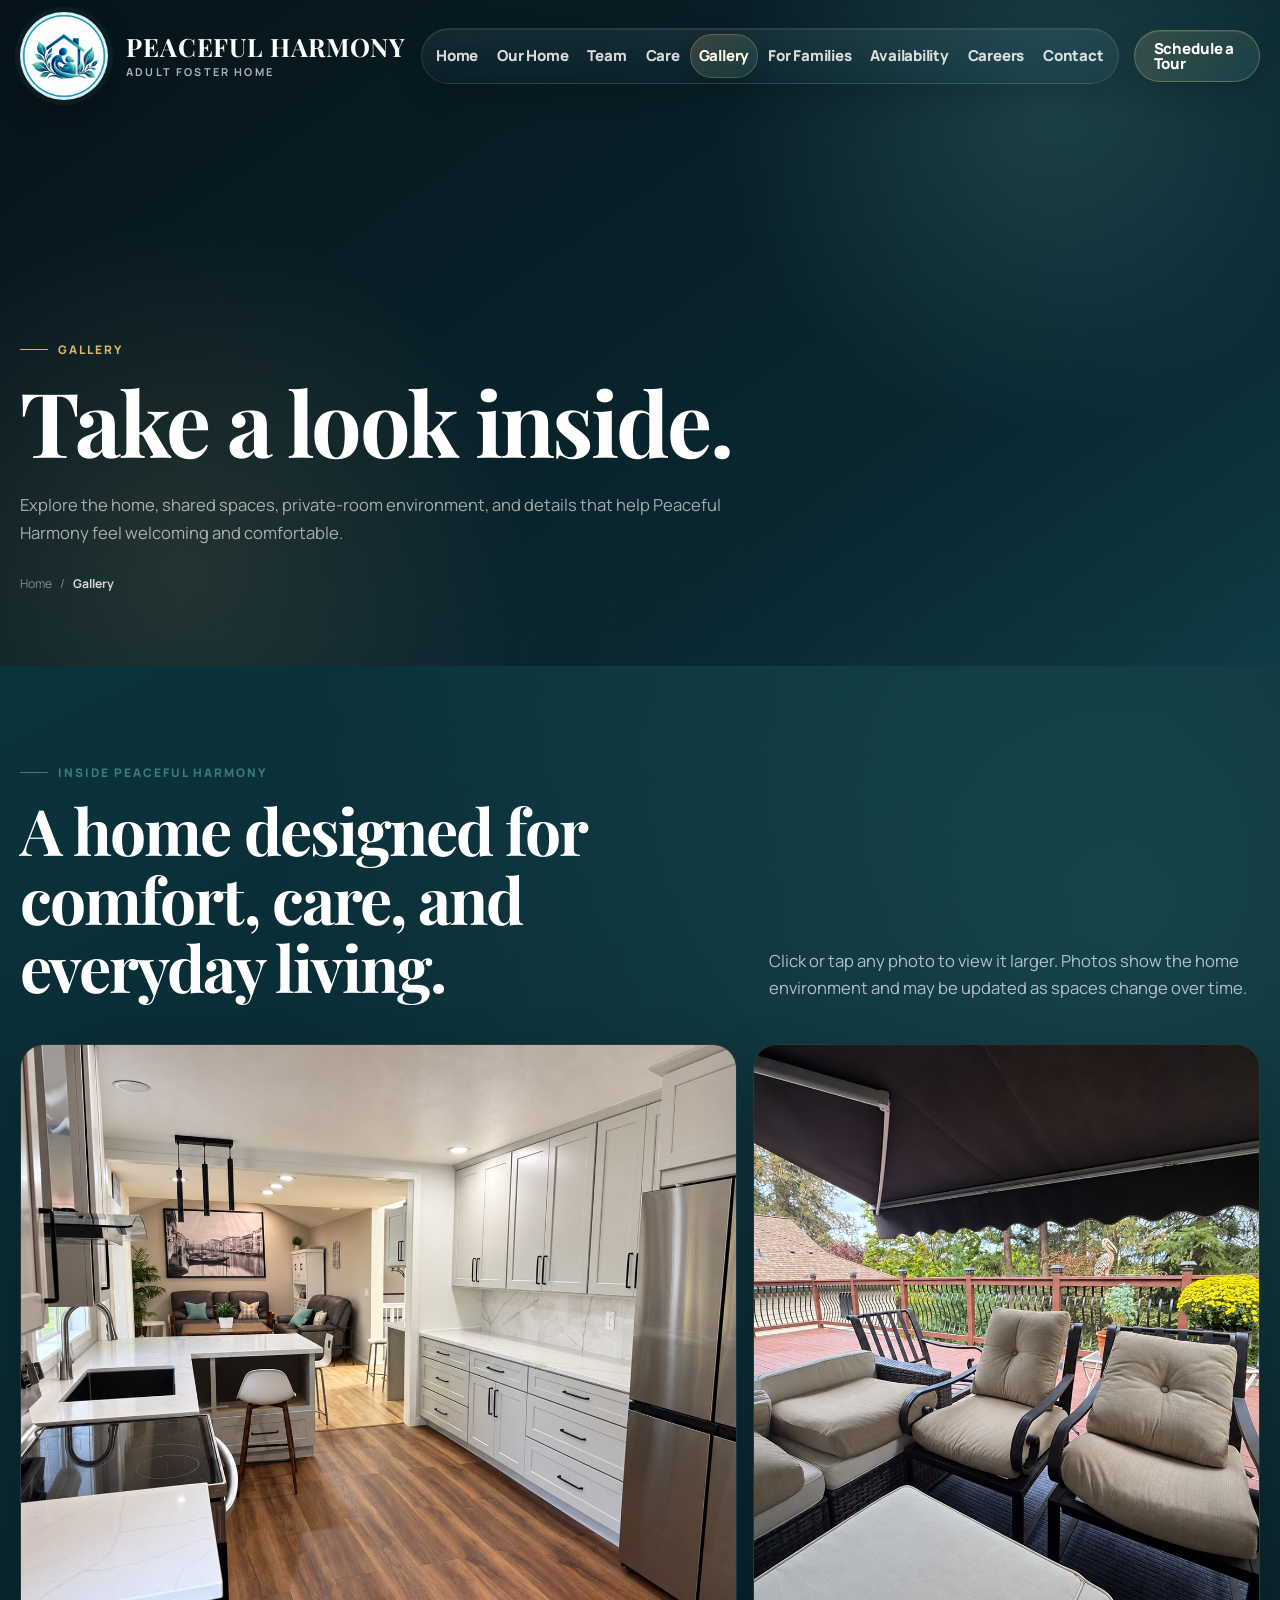
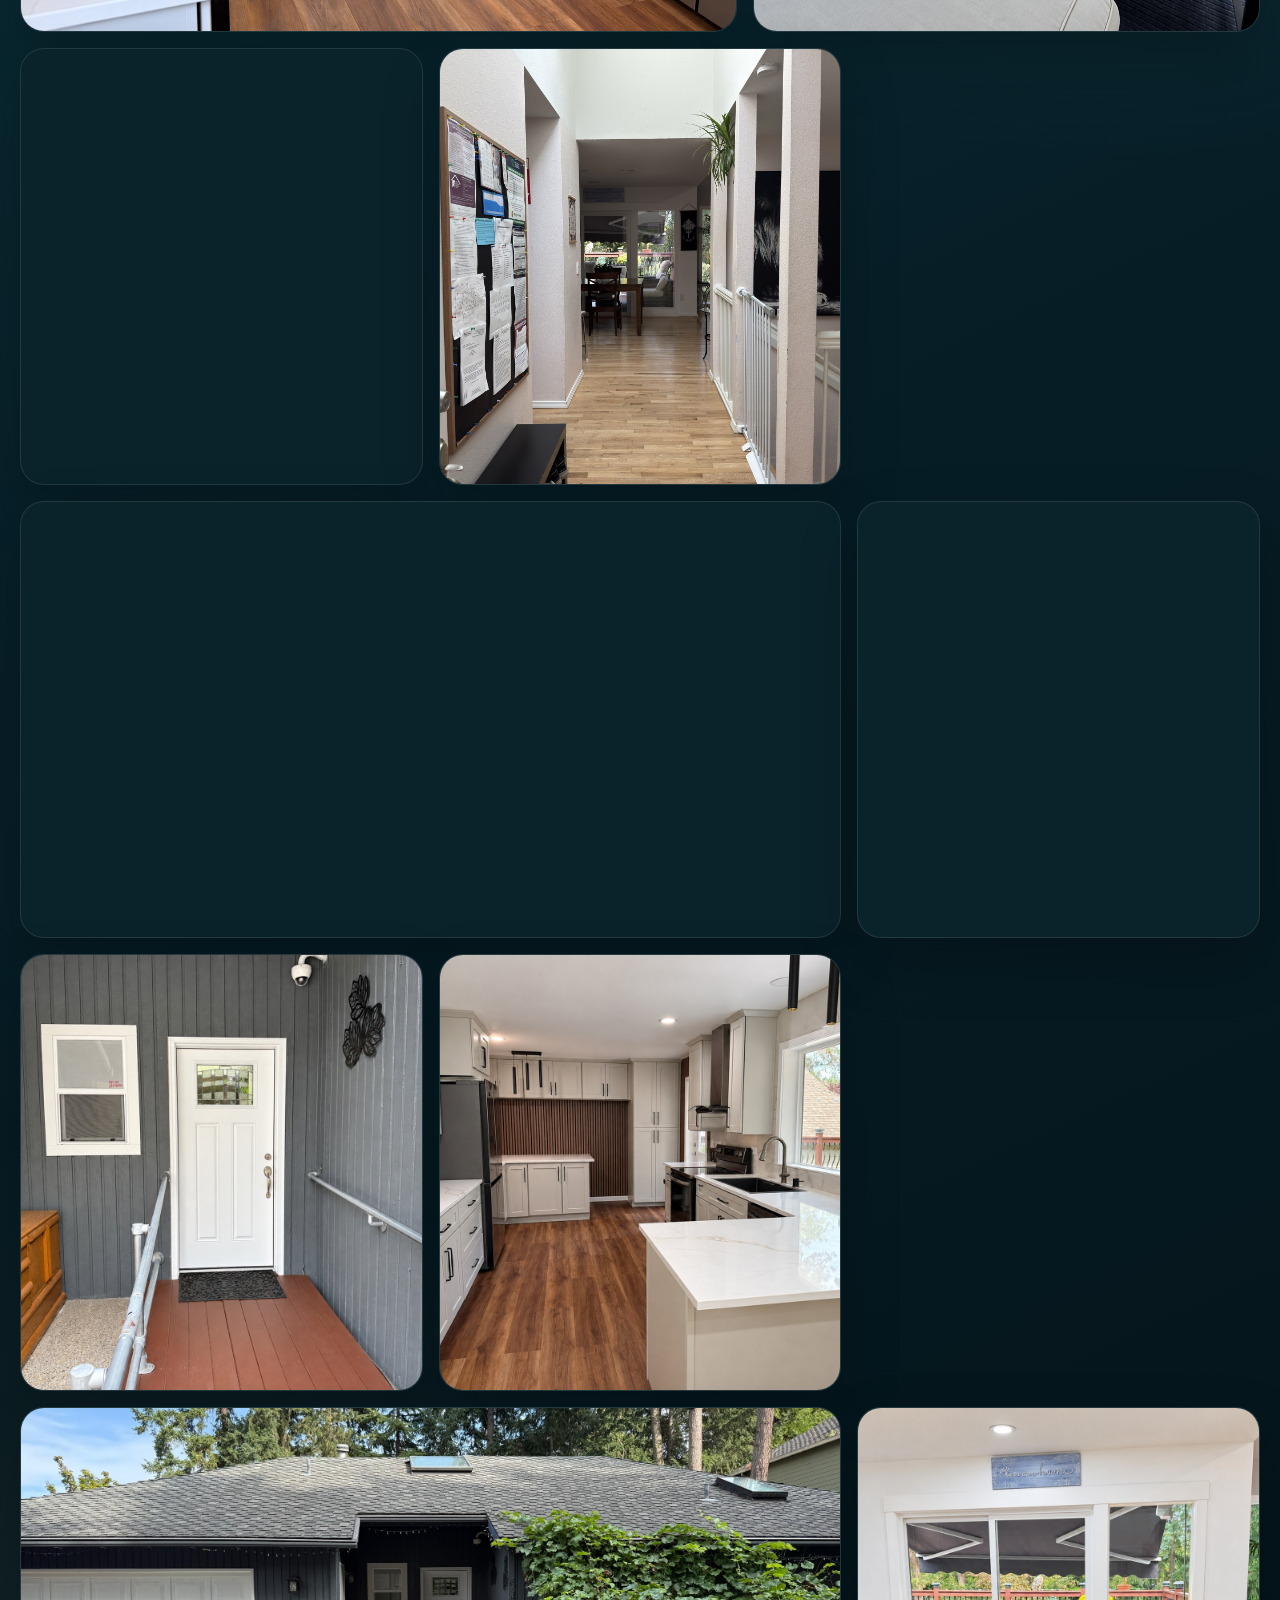
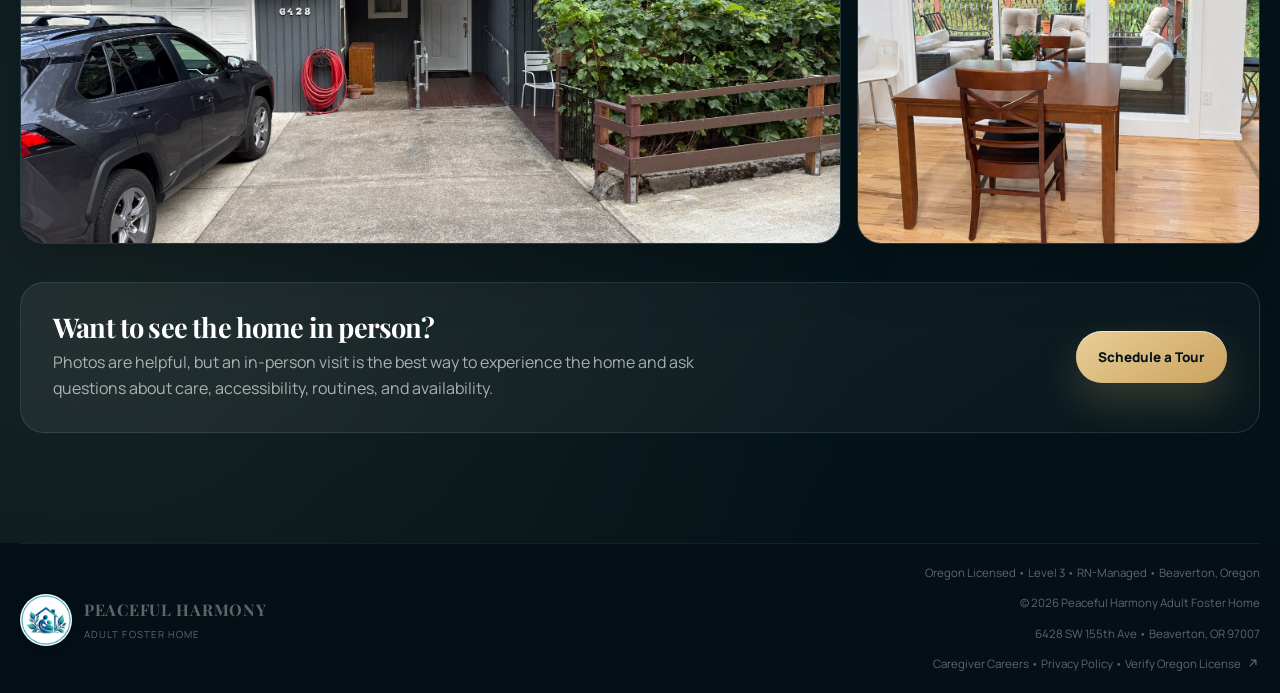
<file: gallery.html>
<!DOCTYPE html>

<html lang="en">
<head>
<meta charset="utf-8"/>
<meta content="width=device-width, initial-scale=1, viewport-fit=cover" name="viewport"/>
<meta content="#06131a" name="theme-color"/>
<meta content="Explore photos of Peaceful Harmony Adult Foster Home in Beaverton, Oregon, including resident spaces, shared living areas, accessibility features, and the home environment." name="description"/>
<title>Gallery | Peaceful Harmony Adult Foster Home | Beaverton</title>
<link href="https://fonts.googleapis.com" rel="preconnect"/>
<link crossorigin="" href="https://fonts.gstatic.com" rel="preconnect"/>
<link href="https://fonts.googleapis.com/css2?family=Manrope:wght@400;500;600;700;800&amp;family=Playfair+Display:ital,wght@0,600;0,700;1,500&amp;display=swap" rel="stylesheet"/>
<link href="styles.css" rel="stylesheet"/>
<link href="https://peacefulharmonyafh.com/gallery.html" rel="canonical"/><link href="logo.png" rel="icon" type="image/png"/><link href="logo.png" rel="apple-touch-icon"/><meta content="website" property="og:type"/><meta content="Peaceful Harmony Adult Foster Home" property="og:site_name"/><meta content="Gallery | Peaceful Harmony Adult Foster Home | Beaverton" property="og:title"/><meta content="Explore Peaceful Harmony Adult Foster Home in Beaverton, Oregon through our photo gallery." property="og:description"/><meta content="https://peacefulharmonyafh.com/gallery.html" property="og:url"/><meta content="https://peacefulharmonyafh.com/gallery-01.jpg" property="og:image"/><meta content="Peaceful Harmony Adult Foster Home gallery" property="og:image:alt"/><meta content="en_US" property="og:locale"/><meta content="summary" name="twitter:card"/><meta content="Gallery | Peaceful Harmony Adult Foster Home | Beaverton" name="twitter:title"/><meta content="Explore Peaceful Harmony Adult Foster Home in Beaverton, Oregon through our photo gallery." name="twitter:description"/><meta content="https://peacefulharmonyafh.com/gallery-01.jpg" name="twitter:image"/>
<style>
/* ===== Peaceful Harmony photo gallery ===== */
.real-gallery-section{
  position:relative;
  overflow:hidden;
  padding:88px 0 110px;
  background:
    radial-gradient(circle at 88% 8%,rgba(79,185,182,.18),transparent 28%),
    radial-gradient(circle at 8% 92%,rgba(214,181,116,.08),transparent 25%),
    linear-gradient(155deg,#0b333c 0%,#071e27 45%,#041116 100%);
}
.real-gallery-intro{
  display:grid;
  grid-template-columns:minmax(0,1fr) minmax(280px,.7fr);
  gap:48px;
  align-items:end;
  margin-bottom:42px;
}
.real-gallery-intro .section-title{color:#fff!important}
.real-gallery-intro .lead{color:rgba(255,255,255,.68)!important}
.real-gallery-count{
  justify-self:end;
  padding:14px 18px;
  border:1px solid rgba(142,216,209,.16);
  border-radius:999px;
  color:#dff7f3;
  background:rgba(79,185,182,.08);
  font-size:.76rem;
  font-weight:800;
  letter-spacing:.12em;
  text-transform:uppercase;
}
.real-gallery-grid{
  display:grid;
  grid-template-columns:repeat(12,1fr);
  grid-auto-rows:135px;
  gap:16px;
}
.real-gallery-grid .gallery-item{
  position:relative;
  grid-column:span 4;
  grid-row:span 2;
  width:100%;
  height:100%;
  min-height:0;
  padding:0;
  border:1px solid rgba(255,255,255,.10);
  border-radius:24px;
  overflow:hidden;
  cursor:zoom-in;
  background:#0a222a;
  box-shadow:0 24px 58px rgba(0,0,0,.22);
  transform:none!important;
}
.real-gallery-grid .gallery-item.feature{
  grid-column:span 7;
  grid-row:span 4;
}
.real-gallery-grid .gallery-item.tall{
  grid-column:span 5;
  grid-row:span 4;
}
.real-gallery-grid .gallery-item.wide{
  grid-column:span 8;
  grid-row:span 3;
}
.real-gallery-grid .gallery-item.medium{
  grid-column:span 4;
  grid-row:span 3;
}
.real-gallery-grid .gallery-item img{
  display:block;
  width:100%;
  height:100%;
  object-fit:cover;
  transition:transform .45s ease, filter .45s ease;
}
.real-gallery-grid .gallery-item::after{
  content:"View photo";
  position:absolute;
  right:16px;
  bottom:16px;
  padding:9px 12px;
  border:1px solid rgba(255,255,255,.16);
  border-radius:999px;
  color:#fff;
  background:rgba(4,17,22,.68);
  backdrop-filter:blur(10px);
  -webkit-backdrop-filter:blur(10px);
  font-size:.70rem;
  font-weight:800;
  letter-spacing:.08em;
  text-transform:uppercase;
  opacity:0;
  transform:translateY(5px);
  transition:.22s ease;
}
.real-gallery-grid .gallery-item:hover img{
  transform:scale(1.035);
  filter:brightness(1.03);
}
.real-gallery-grid .gallery-item:hover::after{
  opacity:1;
  transform:translateY(0);
}
.gallery-after{
  display:flex;
  align-items:center;
  justify-content:space-between;
  gap:30px;
  margin-top:38px;
  padding:30px 32px;
  border:1px solid rgba(142,216,209,.14);
  border-radius:24px;
  background:linear-gradient(145deg,rgba(255,255,255,.065),rgba(255,255,255,.025));
}
.gallery-after h3{
  margin:0 0 7px;
  color:#fff;
  font-family:"Playfair Display",Georgia,serif;
  font-size:1.7rem;
}
.gallery-after p{
  margin:0;
  max-width:680px;
  color:rgba(255,255,255,.63);
}
.gallery-after .btn{flex:0 0 auto}
@media(max-width:980px){
  .real-gallery-intro{grid-template-columns:1fr}
  .real-gallery-count{justify-self:start}
  .real-gallery-grid{grid-template-columns:repeat(2,1fr);grid-auto-rows:250px}
  .real-gallery-grid .gallery-item,
  .real-gallery-grid .gallery-item.feature,
  .real-gallery-grid .gallery-item.tall,
  .real-gallery-grid .gallery-item.wide,
  .real-gallery-grid .gallery-item.medium{
    grid-column:span 1;
    grid-row:span 1;
  }
  .real-gallery-grid .gallery-item:first-child{grid-column:span 2}
}
@media(max-width:640px){
  .real-gallery-section{padding:68px 0 84px}
  .real-gallery-grid{grid-template-columns:1fr;grid-auto-rows:260px;gap:13px}
  .real-gallery-grid .gallery-item,
  .real-gallery-grid .gallery-item:first-child,
  .real-gallery-grid .gallery-item.feature,
  .real-gallery-grid .gallery-item.tall,
  .real-gallery-grid .gallery-item.wide,
  .real-gallery-grid .gallery-item.medium{
    grid-column:1;
    grid-row:span 1;
  }
  .real-gallery-grid .gallery-item:first-child{grid-row:span 2}
  .gallery-after{align-items:flex-start;flex-direction:column;padding:25px}
}
</style>

</head>
<body>
<header class="site-header" id="siteHeader">
<div class="container nav">
<a aria-label="Peaceful Harmony home" class="brand" href="index.html">
<span aria-hidden="true" class="brand-orb">
<svg fill="none" viewbox="0 0 24 24">
<path d="M5 20c2.8-3.8 5.3-4.6 8.1-8.2 2.2-2.9 3.7-4.5 6.2-6.2" stroke="currentColor" stroke-linecap="round" stroke-width="1.7"></path>
<path d="M13.2 11.8 11 7.8M13.2 11.8l4.2-1.7" stroke="currentColor" stroke-linecap="round" stroke-width="1.7"></path>
</svg>
</span>
<span>
<span class="brand-name">PEACEFUL HARMONY</span>
<span class="brand-sub">Adult Foster Home</span>
</span>
</a>
<nav aria-label="Main navigation" class="desktop-nav">
<a href="index.html">Home</a>
<a href="our-home.html">Our Home</a>
<a href="team.html">Team</a>
<a href="care.html">Care</a>
<a href="gallery.html">Gallery</a>
<a href="families.html">For Families</a>
<a href="careers.html">Careers</a>
<a href="contact.html">Contact</a>
</nav>
<div>
<a class="nav-cta" href="contact.html">Schedule a Tour</a>
<button aria-controls="mobileMenu" aria-expanded="false" aria-label="Open menu" class="menu-btn" id="menuButton" type="button">
<svg fill="none" viewbox="0 0 24 24"><path d="M5 7h14M5 12h14M5 17h14" stroke="currentColor" stroke-linecap="round" stroke-width="2"></path></svg>
</button>
</div>
</div>
<nav aria-label="Mobile navigation" class="mobile-menu" id="mobileMenu">
<a href="index.html">Home</a>
<a href="our-home.html">Our Home</a>
<a href="team.html">Team</a>
<a href="care.html">Care &amp; Services</a>
<a href="gallery.html">Gallery</a>
<a href="families.html">For Families</a>
<a href="careers.html">Caregiver Careers</a>
<a href="contact.html">Contact / Schedule a Tour</a>
</nav>
</header>

<main>
<section class="page-hero">
<div class="container page-hero-inner">
<span class="eyebrow reveal visible">Gallery</span>
<h1 class="page-title reveal visible">Take a look inside.</h1>
<p class="lead reveal visible">Explore the home, shared spaces, private-room environment, and details that help Peaceful Harmony feel welcoming and comfortable.</p>
<div class="breadcrumbs"><a href="index.html">Home</a><span>/</span><strong>Gallery</strong></div>
</div>
</section>

<section class="real-gallery-section">
<div class="container">
<div class="real-gallery-intro">
<div>
<span class="eyebrow reveal">Inside Peaceful Harmony</span>
<h2 class="section-title reveal">A home designed for comfort, care, and everyday living.</h2>
</div>
<p class="lead reveal">Click or tap any photo to view it larger. Photos show the home environment and may be updated as spaces change over time.</p>
</div>

<div class="real-gallery-grid" id="realGallery">
<button class="gallery-item feature" type="button" data-lightbox="gallery-01.jpg" aria-label="Open gallery photo 1">
<img src="gallery-01.jpg" alt="Peaceful Harmony Adult Foster Home interior" loading="eager" fetchpriority="high" decoding="async" onerror="this.closest('.gallery-item').remove();"/>
</button><button class="gallery-item tall" type="button" data-lightbox="gallery-02.jpg" aria-label="Open gallery photo 2">
<img src="gallery-02.jpg" alt="Peaceful Harmony Adult Foster Home living space" loading="lazy" decoding="async" onerror="this.closest('.gallery-item').remove();"/>
</button><button class="gallery-item medium" type="button" data-lightbox="gallery-03.jpg" aria-label="Open gallery photo 3">
<img src="gallery-03.jpg" alt="Peaceful Harmony Adult Foster Home resident space" loading="lazy" decoding="async" onerror="this.closest('.gallery-item').remove();"/>
</button><button class="gallery-item medium" type="button" data-lightbox="gallery-04.jpg" aria-label="Open gallery photo 4">
<img src="gallery-04.jpg" alt="Peaceful Harmony Adult Foster Home shared space" loading="lazy" decoding="async" onerror="this.closest('.gallery-item').remove();"/>
</button><button class="gallery-item wide" type="button" data-lightbox="gallery-05.jpg" aria-label="Open gallery photo 5">
<img src="gallery-05.jpg" alt="Peaceful Harmony Adult Foster Home interior detail" loading="lazy" decoding="async" onerror="this.closest('.gallery-item').remove();"/>
</button><button class="gallery-item medium" type="button" data-lightbox="gallery-06.jpg" aria-label="Open gallery photo 6">
<img src="gallery-06.jpg" alt="Peaceful Harmony Adult Foster Home accessible home feature" loading="lazy" decoding="async" onerror="this.closest('.gallery-item').remove();"/>
</button><button class="gallery-item medium" type="button" data-lightbox="gallery-07.jpg" aria-label="Open gallery photo 7">
<img src="gallery-07.jpg" alt="Peaceful Harmony Adult Foster Home room" loading="lazy" decoding="async" onerror="this.closest('.gallery-item').remove();"/>
</button><button class="gallery-item medium" type="button" data-lightbox="gallery-08.jpg" aria-label="Open gallery photo 8">
<img src="gallery-08.jpg" alt="Peaceful Harmony Adult Foster Home common area" loading="lazy" decoding="async" onerror="this.closest('.gallery-item').remove();"/>
</button><button class="gallery-item wide" type="button" data-lightbox="gallery-09.jpg" aria-label="Open gallery photo 9">
<img src="gallery-09.jpg" alt="Peaceful Harmony Adult Foster Home home environment" loading="lazy" decoding="async" onerror="this.closest('.gallery-item').remove();"/>
</button><button class="gallery-item medium" type="button" data-lightbox="gallery-10.jpg" aria-label="Open gallery photo 10">
<img src="gallery-10.jpg" alt="Peaceful Harmony Adult Foster Home interior photo" loading="lazy" decoding="async" onerror="this.closest('.gallery-item').remove();"/>
</button>
</div>

<div class="gallery-after reveal">
<div>
<h3>Want to see the home in person?</h3>
<p>Photos are helpful, but an in-person visit is the best way to experience the home and ask questions about care, accessibility, routines, and availability.</p>
</div>
<a class="btn btn-gold" href="contact.html">Schedule a Tour</a>
</div>
</div>
</section>
</main>

<footer class="footer">
<div class="container footer-inner">
<div class="footer-brand">
<span aria-hidden="true" class="footer-mark">
<svg fill="none" viewbox="0 0 24 24">
<path d="M5 20c2.8-3.8 5.3-4.6 8.1-8.2 2.2-2.9 3.7-4.5 6.2-6.2" stroke="currentColor" stroke-linecap="round" stroke-width="1.7"></path>
<path d="M13.2 11.8 11 7.8M13.2 11.8l4.2-1.7" stroke="currentColor" stroke-linecap="round" stroke-width="1.7"></path>
</svg>
</span>
<span>
<strong>PEACEFUL HARMONY</strong>
<span>Adult Foster Home</span>
</span>
</div>
<div class="footer-meta">
<p>Oregon Licensed • Level 3 • RN-Managed • Beaverton, Oregon</p><p>© <span id="year">2026</span> Peaceful Harmony Adult Foster Home</p>
<p>6428 SW 155th Ave • Beaverton, OR 97007</p>
<p><a href="careers.html">Caregiver Careers</a> • <a href="privacy.html">Privacy Policy</a> • <a href="https://ltclicensing.oregon.gov/Providers/Details/3509747063" rel="noopener noreferrer" target="_blank">Verify Oregon License <svg aria-hidden="true" width="14" height="14" viewBox="0 0 24 24" fill="none" style="vertical-align:-2px;margin-left:3px"><path d="M7 17 17 7M9 7h8v8" stroke="currentColor" stroke-width="2" stroke-linecap="round" stroke-linejoin="round"/></svg></a></p>
</div>
</div>
</footer>
<div aria-label="Photo viewer" aria-modal="true" class="lightbox" id="lightbox" role="dialog">
<button aria-label="Close photo viewer" class="lightbox-close" id="lightboxClose" type="button">
<svg fill="none" viewbox="0 0 24 24"><path d="M6 6l12 12M18 6 6 18" stroke="currentColor" stroke-linecap="round" stroke-width="2"></path></svg>
</button>
<img alt="" id="lightboxImage" src="[data-uri]"/>
</div>
<script src="script.js"></script>
</body>
</html>
</file>
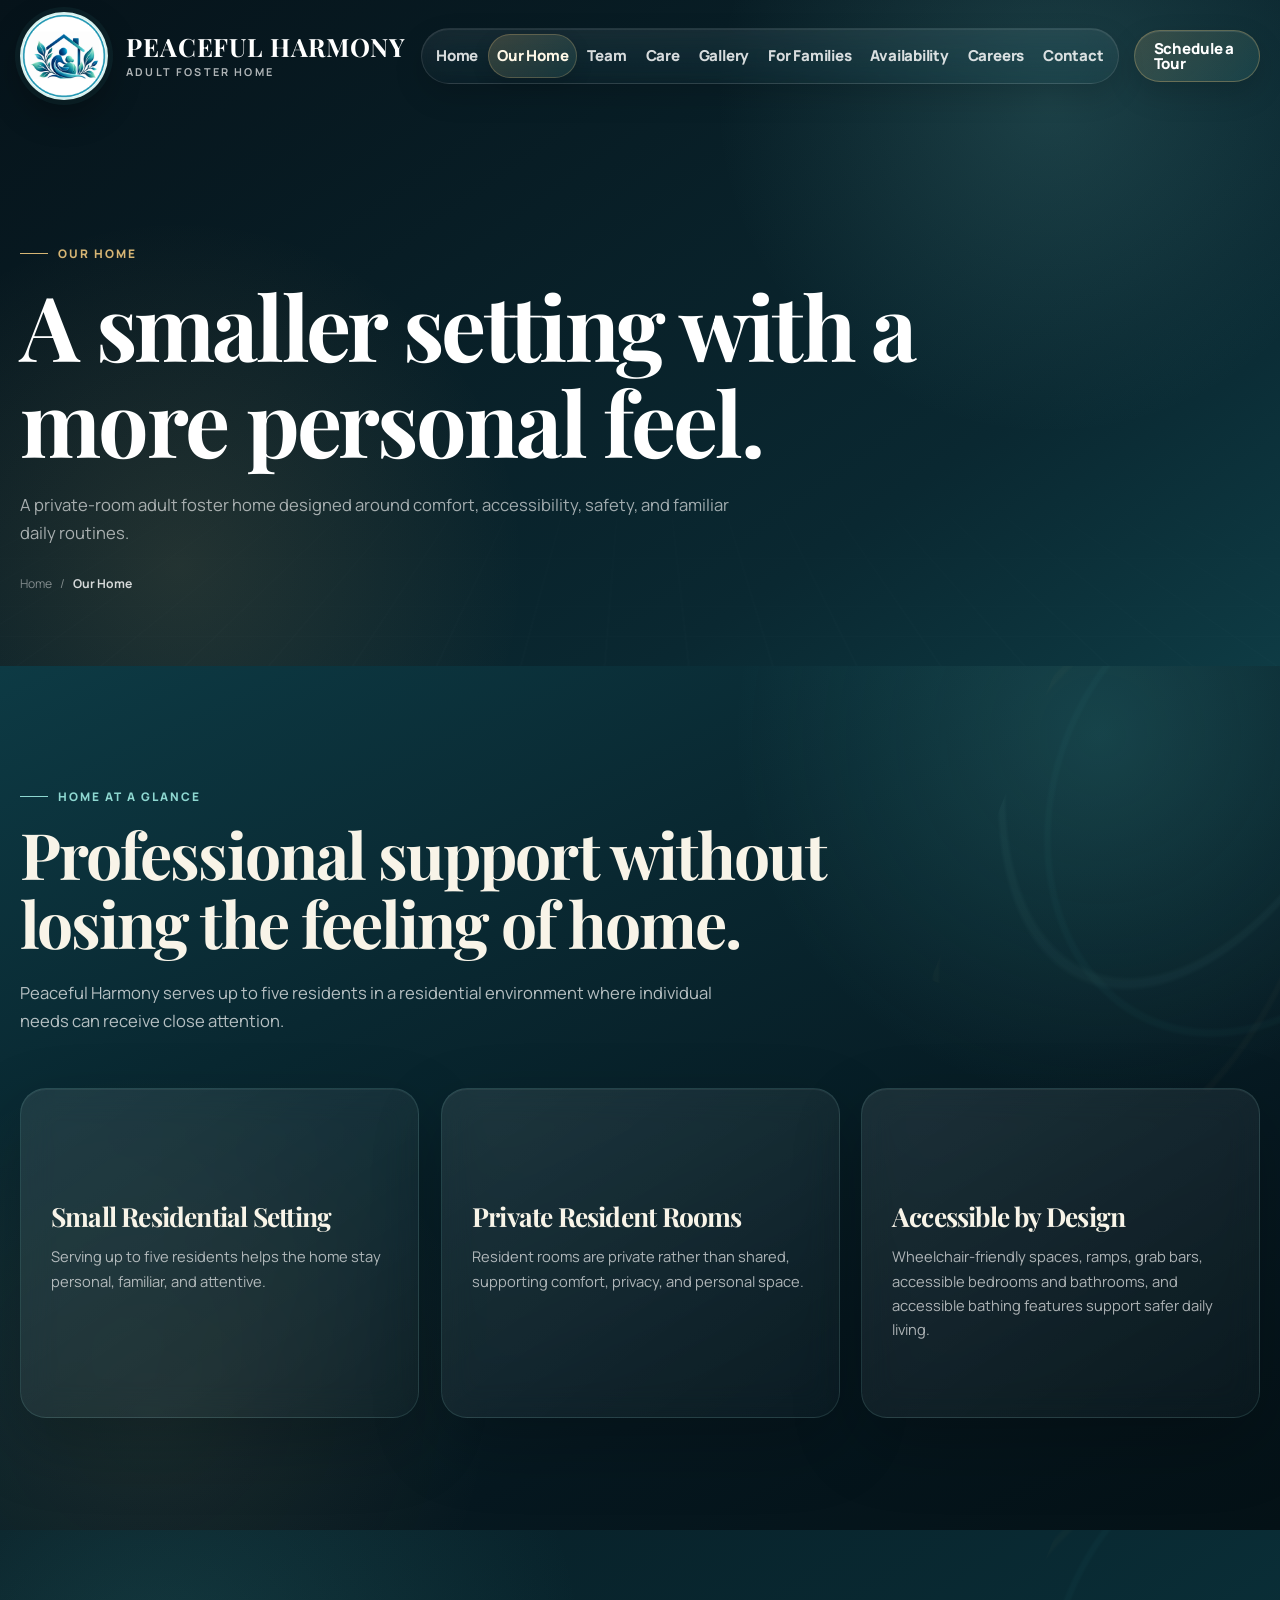
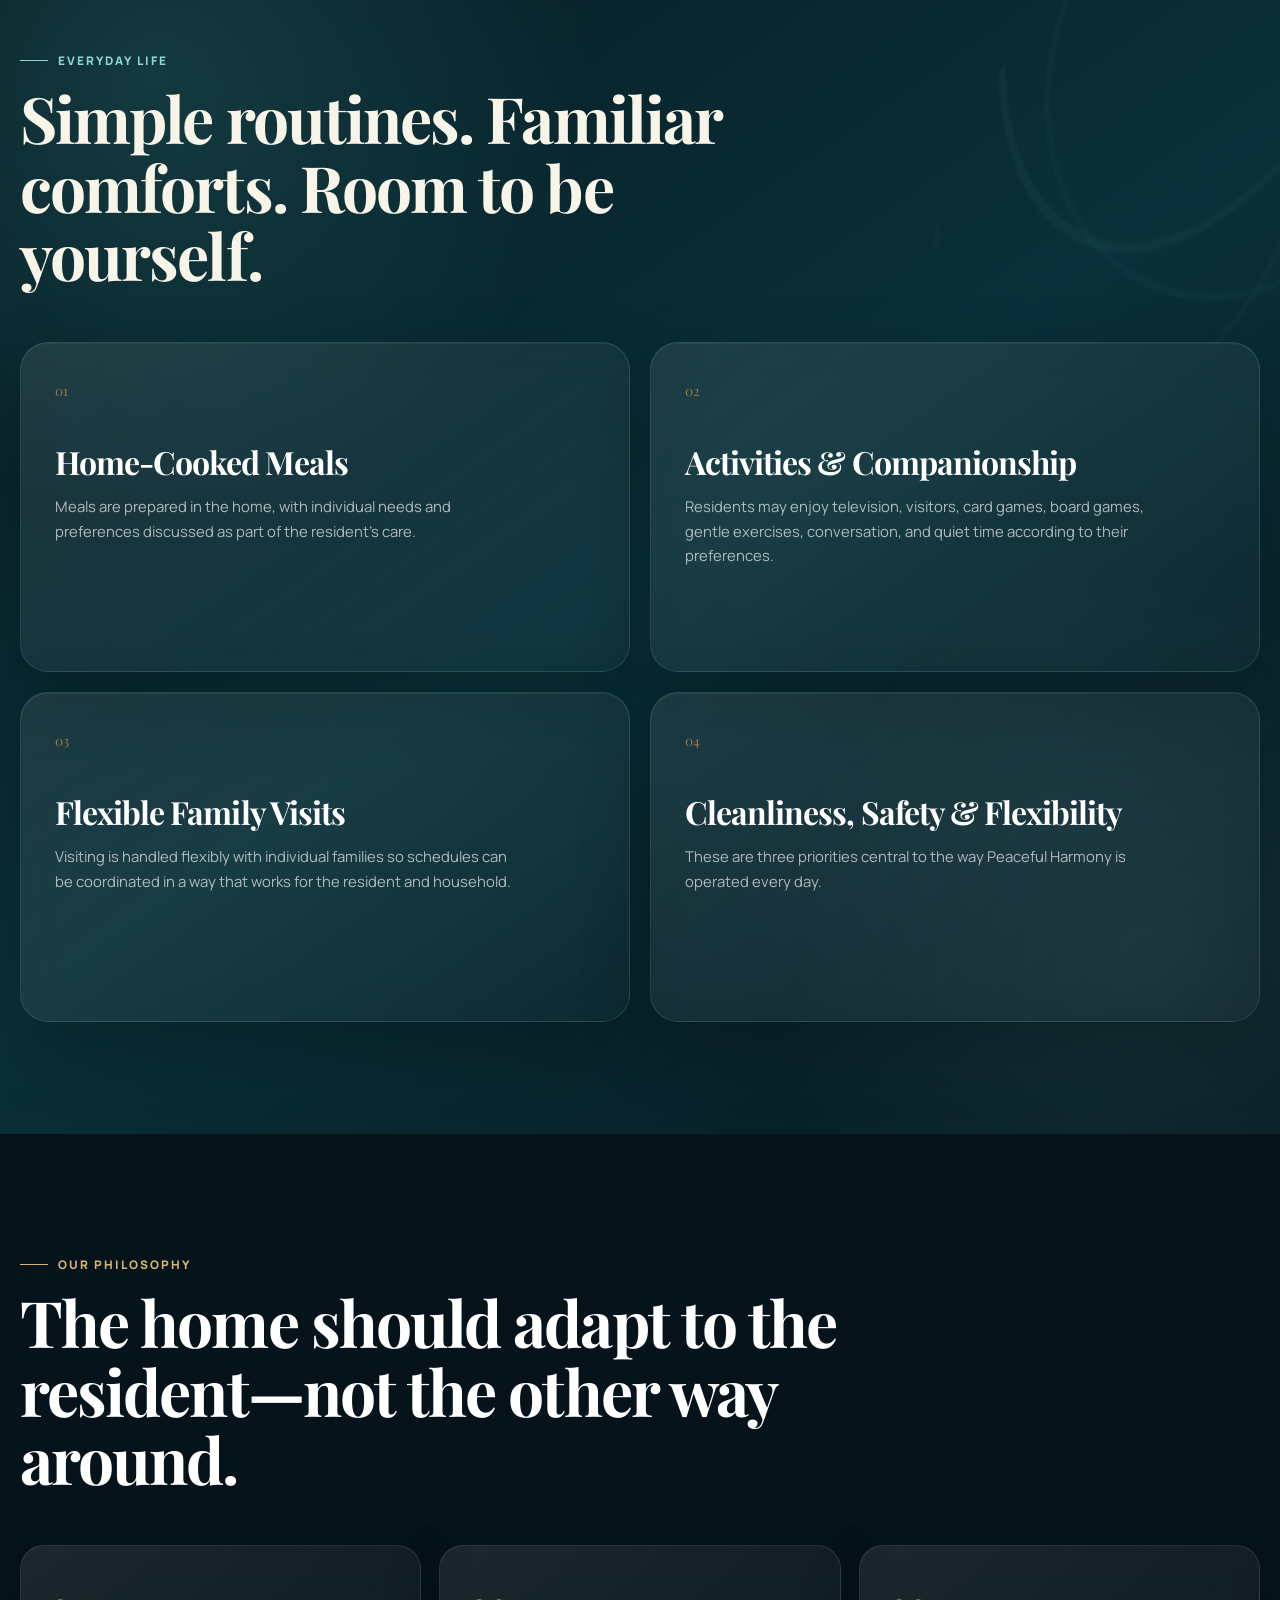
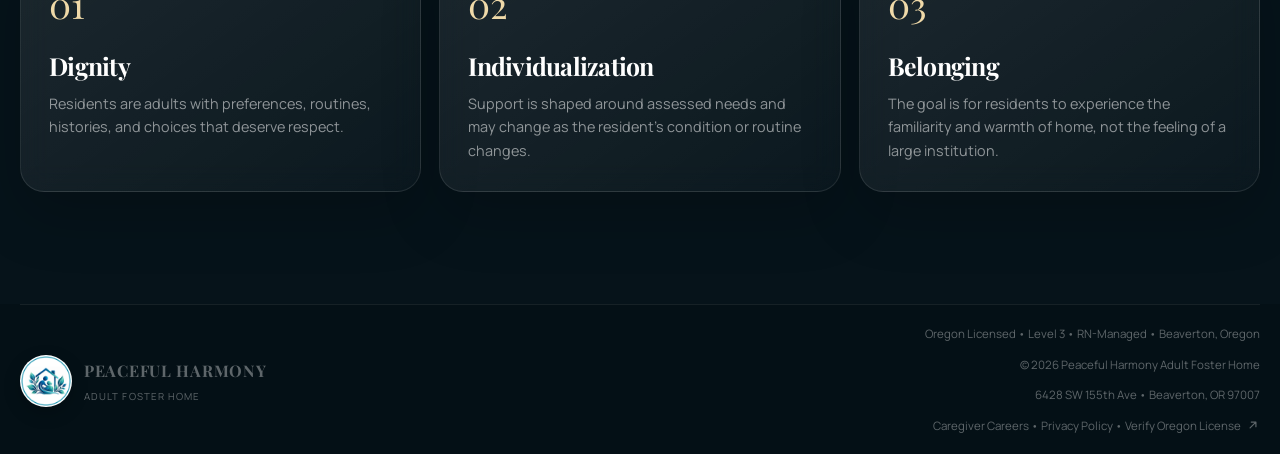
<file: our-home.html>
<!DOCTYPE html>

<html lang="en">
<head>
<meta charset="utf-8"/>
<meta content="width=device-width, initial-scale=1, viewport-fit=cover" name="viewport"/>
<meta content="#06131a" name="theme-color"/>
<meta content="Explore Peaceful Harmony Adult Foster Home in Beaverton, Oregon: private resident rooms, accessible spaces, home-cooked meals, family visits, and a warm residential setting." name="description"/>
<title>Our Home | Peaceful Harmony Adult Foster Home | Beaverton</title>
<link href="https://fonts.googleapis.com" rel="preconnect"/>
<link crossorigin="" href="https://fonts.gstatic.com" rel="preconnect"/>
<link href="https://fonts.googleapis.com/css2?family=Manrope:wght@400;500;600;700;800&amp;family=Playfair+Display:ital,wght@0,600;0,700;1,500&amp;display=swap" rel="stylesheet"/>
<link href="styles.css" rel="stylesheet"/>
<link href="https://peacefulharmonyafh.com/our-home.html" rel="canonical"/><link href="logo.png" rel="icon" type="image/png"/><link href="logo.png" rel="apple-touch-icon"/><meta content="website" property="og:type"/><meta content="Peaceful Harmony Adult Foster Home" property="og:site_name"/><meta content="Our Home | Peaceful Harmony Adult Foster Home | Beaverton" property="og:title"/><meta content="Explore Peaceful Harmony Adult Foster Home in Beaverton, Oregon: private resident rooms, accessible spaces, home-cooked meals, family visits, and a warm residential setting." property="og:description"/><meta content="https://peacefulharmonyafh.com/our-home.html" property="og:url"/><meta content="https://peacefulharmonyafh.com/logo.png" property="og:image"/><meta content="Peaceful Harmony Adult Foster Home logo" property="og:image:alt"/><meta content="en_US" property="og:locale"/><meta content="summary" name="twitter:card"/><meta content="Our Home | Peaceful Harmony Adult Foster Home | Beaverton" name="twitter:title"/><meta content="Explore Peaceful Harmony Adult Foster Home in Beaverton, Oregon: private resident rooms, accessible spaces, home-cooked meals, family visits, and a warm residential setting." name="twitter:description"/><meta content="https://peacefulharmonyafh.com/logo.png" name="twitter:image"/></head>
<body>
<header class="site-header" id="siteHeader">
<div class="container nav">
<a aria-label="Peaceful Harmony home" class="brand" href="index.html">
<span aria-hidden="true" class="brand-orb">
<svg fill="none" viewbox="0 0 24 24">
<path d="M5 20c2.8-3.8 5.3-4.6 8.1-8.2 2.2-2.9 3.7-4.5 6.2-6.2" stroke="currentColor" stroke-linecap="round" stroke-width="1.7"></path>
<path d="M13.2 11.8 11 7.8M13.2 11.8l4.2-1.7" stroke="currentColor" stroke-linecap="round" stroke-width="1.7"></path>
</svg>
</span>
<span>
<span class="brand-name">PEACEFUL HARMONY</span>
<span class="brand-sub">Adult Foster Home</span>
</span>
</a>
<nav aria-label="Main navigation" class="desktop-nav">
<a href="index.html">Home</a>
<a href="our-home.html">Our Home</a>
<a href="team.html">Team</a>
<a href="care.html">Care</a>
<a href="gallery.html">Gallery</a>
<a href="families.html">For Families</a>
<a href="careers.html">Careers</a>
<a href="contact.html">Contact</a>
</nav>
<div>
<a class="nav-cta" href="contact.html">Schedule a Tour</a>
<button aria-controls="mobileMenu" aria-expanded="false" aria-label="Open menu" class="menu-btn" id="menuButton" type="button">
<svg fill="none" viewbox="0 0 24 24"><path d="M5 7h14M5 12h14M5 17h14" stroke="currentColor" stroke-linecap="round" stroke-width="2"></path></svg>
</button>
</div>
</div>
<nav aria-label="Mobile navigation" class="mobile-menu" id="mobileMenu">
<a href="index.html">Home</a>
<a href="our-home.html">Our Home</a>
<a href="team.html">Team</a>
<a href="care.html">Care &amp; Services</a>
<a href="gallery.html">Gallery</a>
<a href="families.html">For Families</a>
<a href="careers.html">Caregiver Careers</a>
<a href="contact.html">Contact / Schedule a Tour</a>
</nav>
</header>
<main>
<section class="page-hero"><div class="container page-hero-inner"><span class="eyebrow reveal visible">Our Home</span><h1 class="page-title reveal visible">A smaller setting with a more personal feel.</h1><p class="lead reveal visible">A private-room adult foster home designed around comfort, accessibility, safety, and familiar daily routines.</p><div class="breadcrumbs"><a href="index.html">Home</a><span>/</span><strong>Our Home</strong></div></div></section>
<section class="section brand-light">
<div class="container"><span class="eyebrow reveal">Home at a Glance</span><h2 class="section-title reveal">Professional support without losing the feeling of home.</h2><p class="lead reveal">Peaceful Harmony serves up to five residents in a residential environment where individual needs can receive close attention.</p>
<div class="card-grid">
<div class="info-card tilt glow reveal"><div class="icon deep">5</div><h3 class="deep">Small Residential Setting</h3><p>Serving up to five residents helps the home stay personal, familiar, and attentive.</p></div>
<div class="info-card tilt glow reveal d1"><div class="icon deep"><svg aria-hidden="true" width="24" height="24" viewBox="0 0 24 24" fill="none" xmlns="http://www.w3.org/2000/svg" ><path d="M4 11.5 12 5l8 6.5V20H4v-8.5ZM9 20v-6h6v6" stroke="currentColor" stroke-width="1.8" stroke-linecap="round" stroke-linejoin="round"/></svg></div><h3 class="deep">Private Resident Rooms</h3><p>Resident rooms are private rather than shared, supporting comfort, privacy, and personal space.</p></div>
<div class="info-card tilt glow reveal d2"><div class="icon deep"><svg aria-hidden="true" width="24" height="24" viewBox="0 0 24 24" fill="none" xmlns="http://www.w3.org/2000/svg" ><path d="M12 20a8 8 0 1 0 0-16 8 8 0 0 0 0 16ZM12 16a4 4 0 1 0 0-8 4 4 0 0 0 0 8Z" stroke="currentColor" stroke-width="1.8" stroke-linecap="round" stroke-linejoin="round"/></svg></div><h3 class="deep">Accessible by Design</h3><p>Wheelchair-friendly spaces, ramps, grab bars, accessible bedrooms and bathrooms, and accessible bathing features support safer daily living.</p></div>
</div>
</div>
</section>
<section class="section brand-light-alt">
<div class="container"><span class="eyebrow reveal">Everyday Life</span><h2 class="section-title reveal">Simple routines. Familiar comforts. Room to be yourself.</h2>
<div class="route-grid">
<div class="route-card reveal"><span class="num">01</span><h3>Home-Cooked Meals</h3><p>Meals are prepared in the home, with individual needs and preferences discussed as part of the resident’s care.</p></div>
<div class="route-card reveal d1"><span class="num">02</span><h3>Activities &amp; Companionship</h3><p>Residents may enjoy television, visitors, card games, board games, gentle exercises, conversation, and quiet time according to their preferences.</p></div>
<div class="route-card reveal d2"><span class="num">03</span><h3>Flexible Family Visits</h3><p>Visiting is handled flexibly with individual families so schedules can be coordinated in a way that works for the resident and household.</p></div>
<div class="route-card reveal d3"><span class="num">04</span><h3>Cleanliness, Safety &amp; Flexibility</h3><p>These are three priorities central to the way Peaceful Harmony is operated every day.</p></div>
</div>
</div>
</section>
<section class="section process"><div class="container"><span class="eyebrow reveal">Our Philosophy</span><h2 class="section-title reveal">The home should adapt to the resident—not the other way around.</h2><div class="steps"><div class="step reveal"><span class="step-num">01</span><h3>Dignity</h3><p>Residents are adults with preferences, routines, histories, and choices that deserve respect.</p></div><div class="step reveal d1"><span class="step-num">02</span><h3>Individualization</h3><p>Support is shaped around assessed needs and may change as the resident’s condition or routine changes.</p></div><div class="step reveal d2"><span class="step-num">03</span><h3>Belonging</h3><p>The goal is for residents to experience the familiarity and warmth of home, not the feeling of a large institution.</p></div></div></div></section>
</main>
<footer class="footer">
<div class="container footer-inner">
<div class="footer-brand">
<span aria-hidden="true" class="footer-mark">
<svg fill="none" viewbox="0 0 24 24">
<path d="M5 20c2.8-3.8 5.3-4.6 8.1-8.2 2.2-2.9 3.7-4.5 6.2-6.2" stroke="currentColor" stroke-linecap="round" stroke-width="1.7"></path>
<path d="M13.2 11.8 11 7.8M13.2 11.8l4.2-1.7" stroke="currentColor" stroke-linecap="round" stroke-width="1.7"></path>
</svg>
</span>
<span>
<strong>PEACEFUL HARMONY</strong>
<span>Adult Foster Home</span>
</span>
</div>
<div class="footer-meta">
<p>Oregon Licensed • Level 3 • RN-Managed • Beaverton, Oregon</p><p>© <span id="year">2026</span> Peaceful Harmony Adult Foster Home</p>
<p>6428 SW 155th Ave • Beaverton, OR 97007</p>
<p><a href="careers.html">Caregiver Careers</a> • <a href="privacy.html">Privacy Policy</a> • <a href="https://ltclicensing.oregon.gov/Providers/Details/3509747063" rel="noopener noreferrer" target="_blank">Verify Oregon License <svg aria-hidden="true" width="14" height="14" viewBox="0 0 24 24" fill="none" style="vertical-align:-2px;margin-left:3px"><path d="M7 17 17 7M9 7h8v8" stroke="currentColor" stroke-width="2" stroke-linecap="round" stroke-linejoin="round"/></svg></a></p>
</div>
</div>
</footer>
<div aria-label="Photo viewer" aria-modal="true" class="lightbox" id="lightbox" role="dialog">
<button aria-label="Close photo viewer" class="lightbox-close" id="lightboxClose" type="button">
<svg fill="none" viewbox="0 0 24 24"><path d="M6 6l12 12M18 6 6 18" stroke="currentColor" stroke-linecap="round" stroke-width="2"></path></svg>
</button>
<img alt="" id="lightboxImage" src="[data-uri]"/>
</div>
<script src="script.js"></script>
</body>
</html>
</file>
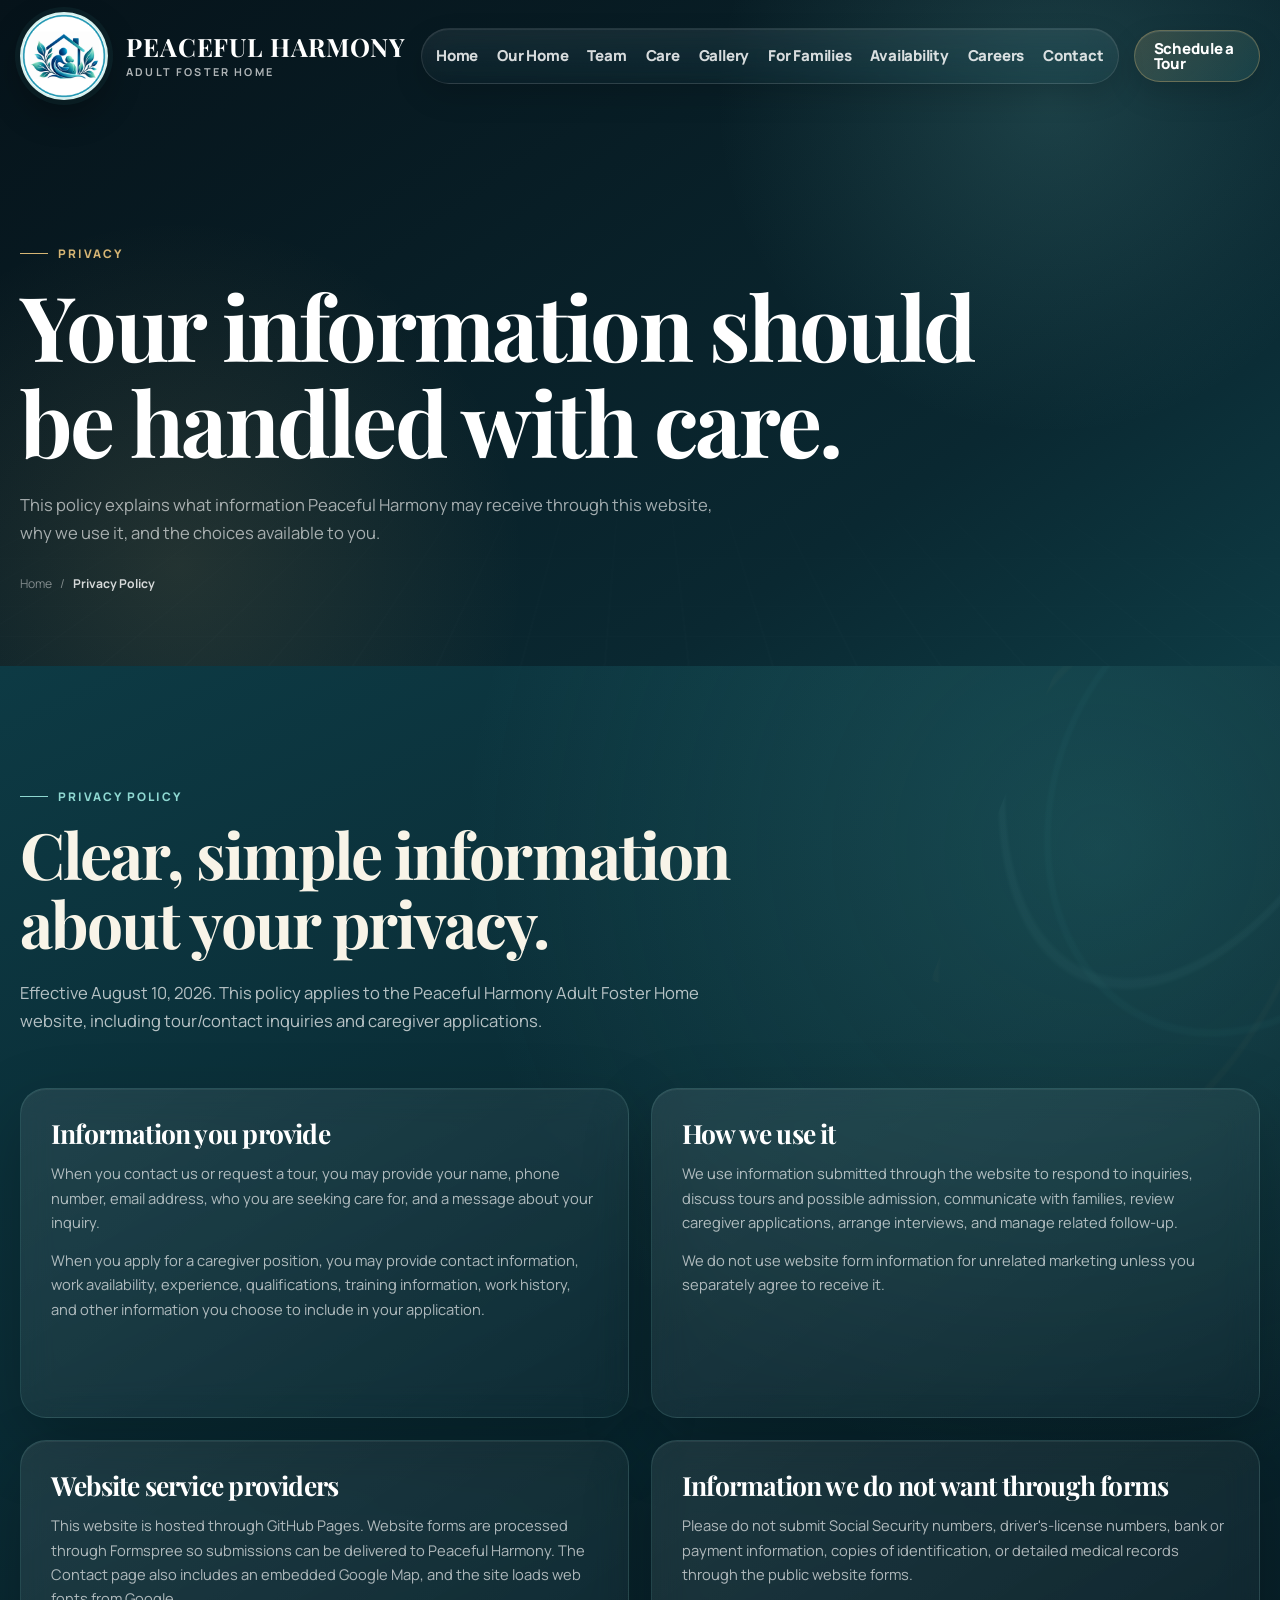
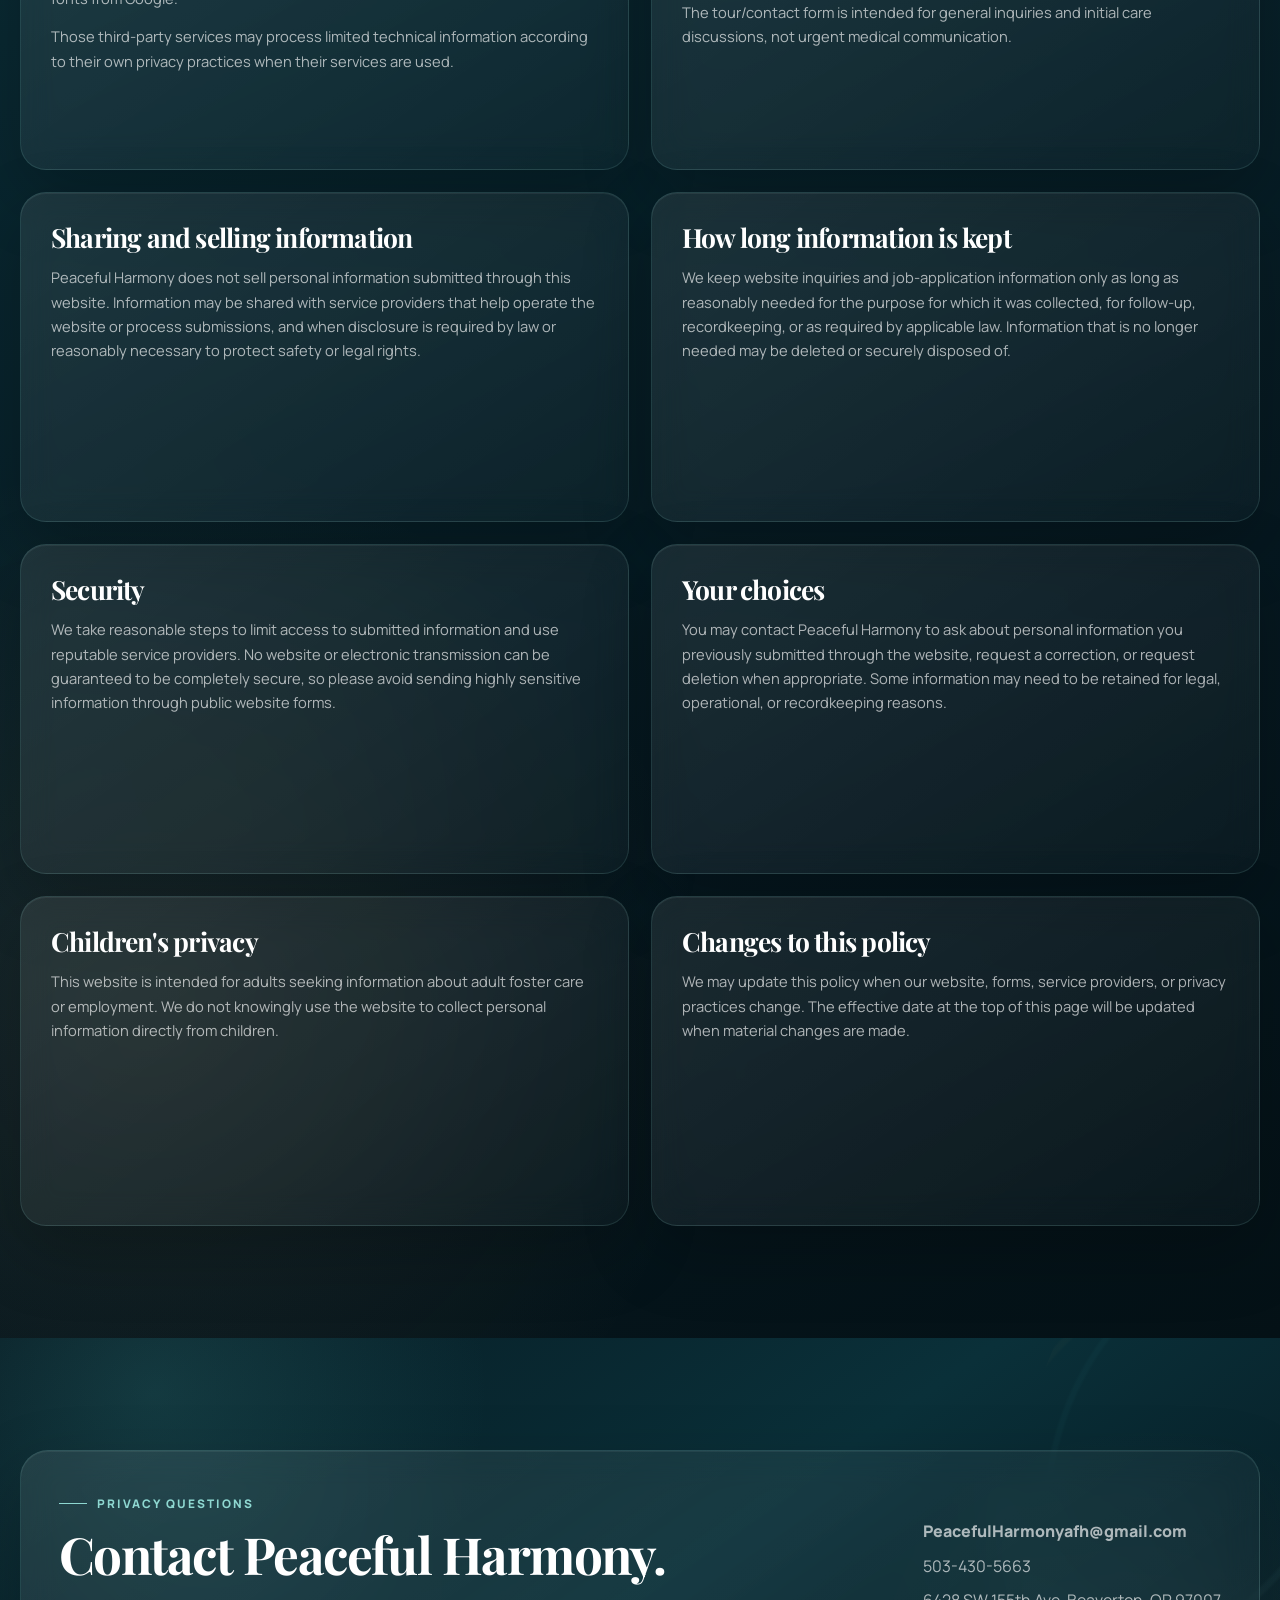
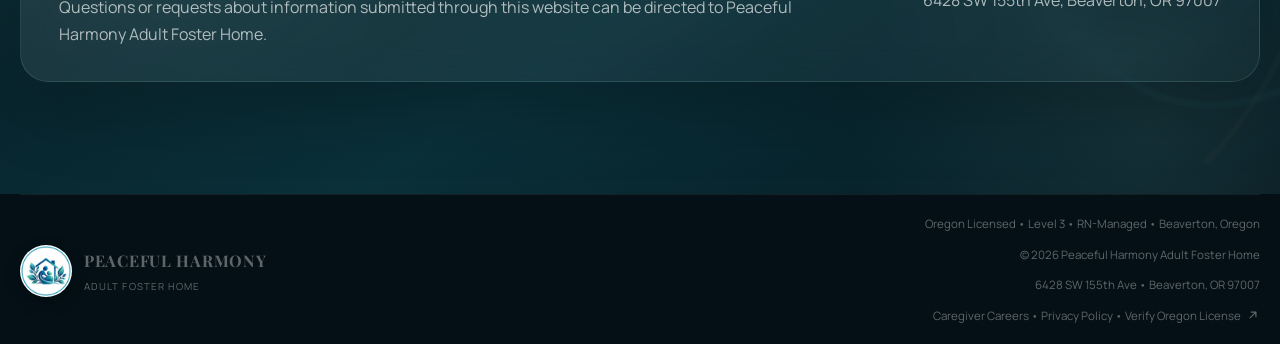
<file: privacy.html>
<!DOCTYPE html>

<html lang="en">
<head>
<meta charset="utf-8"/>
<meta content="width=device-width, initial-scale=1, viewport-fit=cover" name="viewport"/>
<meta content="#06131a" name="theme-color"/>
<meta content="Read the privacy practices for Peaceful Harmony Adult Foster Home in Beaverton, Oregon, including website inquiries and caregiver applications." name="description"/>
<title>Privacy Policy | Peaceful Harmony Adult Foster Home</title>
<link href="https://fonts.googleapis.com" rel="preconnect"/>
<link crossorigin="" href="https://fonts.gstatic.com" rel="preconnect"/>
<link href="https://fonts.googleapis.com/css2?family=Manrope:wght@400;500;600;700;800&amp;family=Playfair+Display:ital,wght@0,600;0,700;1,500&amp;display=swap" rel="stylesheet"/>
<link href="styles.css" rel="stylesheet"/>
<link href="https://peacefulharmonyafh.com/privacy.html" rel="canonical"/><link href="logo.png" rel="icon" type="image/png"/><link href="logo.png" rel="apple-touch-icon"/><meta content="website" property="og:type"/><meta content="Peaceful Harmony Adult Foster Home" property="og:site_name"/><meta content="Privacy Policy | Peaceful Harmony Adult Foster Home" property="og:title"/><meta content="Read the privacy practices for Peaceful Harmony Adult Foster Home in Beaverton, Oregon, including website inquiries and caregiver applications." property="og:description"/><meta content="https://peacefulharmonyafh.com/privacy.html" property="og:url"/><meta content="https://peacefulharmonyafh.com/logo.png" property="og:image"/><meta content="Peaceful Harmony Adult Foster Home logo" property="og:image:alt"/><meta content="en_US" property="og:locale"/><meta content="summary" name="twitter:card"/><meta content="Privacy Policy | Peaceful Harmony Adult Foster Home" name="twitter:title"/><meta content="Read the privacy practices for Peaceful Harmony Adult Foster Home in Beaverton, Oregon, including website inquiries and caregiver applications." name="twitter:description"/><meta content="https://peacefulharmonyafh.com/logo.png" name="twitter:image"/></head>
<body>
<header class="site-header" id="siteHeader">
<div class="container nav">
<a aria-label="Peaceful Harmony home" class="brand" href="index.html">
<span aria-hidden="true" class="brand-orb">
<svg fill="none" viewbox="0 0 24 24">
<path d="M5 20c2.8-3.8 5.3-4.6 8.1-8.2 2.2-2.9 3.7-4.5 6.2-6.2" stroke="currentColor" stroke-linecap="round" stroke-width="1.7"></path>
<path d="M13.2 11.8 11 7.8M13.2 11.8l4.2-1.7" stroke="currentColor" stroke-linecap="round" stroke-width="1.7"></path>
</svg>
</span>
<span>
<span class="brand-name">PEACEFUL HARMONY</span>
<span class="brand-sub">Adult Foster Home</span>
</span>
</a>
<nav aria-label="Main navigation" class="desktop-nav">
<a href="index.html">Home</a>
<a href="our-home.html">Our Home</a>
<a href="team.html">Team</a>
<a href="care.html">Care</a>
<a href="gallery.html">Gallery</a>
<a href="families.html">For Families</a>
<a href="careers.html">Careers</a>
<a href="contact.html">Contact</a>
</nav>
<div>
<a class="nav-cta" href="contact.html">Schedule a Tour</a>
<button aria-controls="mobileMenu" aria-expanded="false" aria-label="Open menu" class="menu-btn" id="menuButton" type="button">
<svg fill="none" viewbox="0 0 24 24"><path d="M5 7h14M5 12h14M5 17h14" stroke="currentColor" stroke-linecap="round" stroke-width="2"></path></svg>
</button>
</div>
</div>
<nav aria-label="Mobile navigation" class="mobile-menu" id="mobileMenu">
<a href="index.html">Home</a>
<a href="our-home.html">Our Home</a>
<a href="team.html">Team</a>
<a href="care.html">Care &amp; Services</a>
<a href="gallery.html">Gallery</a>
<a href="families.html">For Families</a>
<a href="careers.html">Caregiver Careers</a>
<a href="contact.html">Contact / Schedule a Tour</a>
</nav>
</header>
<main>
<section class="page-hero">
<div class="container page-hero-inner">
<span class="eyebrow reveal visible">Privacy</span>
<h1 class="page-title reveal visible">Your information should be handled with care.</h1>
<p class="lead reveal visible">This policy explains what information Peaceful Harmony may receive through this website, why we use it, and the choices available to you.</p>
<div class="breadcrumbs"><a href="index.html">Home</a><span>/</span><strong>Privacy Policy</strong></div>
</div>
</section>
<section class="section brand-light">
<div class="container">
<span class="eyebrow reveal">Privacy Policy</span>
<h2 class="section-title reveal">Clear, simple information about your privacy.</h2>
<p class="lead reveal">Effective August 10, 2026. This policy applies to the Peaceful Harmony Adult Foster Home website, including tour/contact inquiries and caregiver applications.</p>
<div class="card-grid" style="grid-template-columns:repeat(2,minmax(0,1fr));">
<article class="info-card reveal">
<h3>Information you provide</h3>
<p>When you contact us or request a tour, you may provide your name, phone number, email address, who you are seeking care for, and a message about your inquiry.</p>
<p>When you apply for a caregiver position, you may provide contact information, work availability, experience, qualifications, training information, work history, and other information you choose to include in your application.</p>
</article>
<article class="info-card reveal d1">
<h3>How we use it</h3>
<p>We use information submitted through the website to respond to inquiries, discuss tours and possible admission, communicate with families, review caregiver applications, arrange interviews, and manage related follow-up.</p>
<p>We do not use website form information for unrelated marketing unless you separately agree to receive it.</p>
</article>
<article class="info-card reveal">
<h3>Website service providers</h3>
<p>This website is hosted through GitHub Pages. Website forms are processed through Formspree so submissions can be delivered to Peaceful Harmony. The Contact page also includes an embedded Google Map, and the site loads web fonts from Google.</p>
<p>Those third-party services may process limited technical information according to their own privacy practices when their services are used.</p>
</article>
<article class="info-card reveal d1">
<h3>Information we do not want through forms</h3>
<p>Please do not submit Social Security numbers, driver's-license numbers, bank or payment information, copies of identification, or detailed medical records through the public website forms.</p>
<p>The tour/contact form is intended for general inquiries and initial care discussions, not urgent medical communication.</p>
</article>
<article class="info-card reveal">
<h3>Sharing and selling information</h3>
<p>Peaceful Harmony does not sell personal information submitted through this website. Information may be shared with service providers that help operate the website or process submissions, and when disclosure is required by law or reasonably necessary to protect safety or legal rights.</p>
</article>
<article class="info-card reveal d1">
<h3>How long information is kept</h3>
<p>We keep website inquiries and job-application information only as long as reasonably needed for the purpose for which it was collected, for follow-up, recordkeeping, or as required by applicable law. Information that is no longer needed may be deleted or securely disposed of.</p>
</article>
<article class="info-card reveal">
<h3>Security</h3>
<p>We take reasonable steps to limit access to submitted information and use reputable service providers. No website or electronic transmission can be guaranteed to be completely secure, so please avoid sending highly sensitive information through public website forms.</p>
</article>
<article class="info-card reveal d1">
<h3>Your choices</h3>
<p>You may contact Peaceful Harmony to ask about personal information you previously submitted through the website, request a correction, or request deletion when appropriate. Some information may need to be retained for legal, operational, or recordkeeping reasons.</p>
</article>
<article class="info-card reveal">
<h3>Children's privacy</h3>
<p>This website is intended for adults seeking information about adult foster care or employment. We do not knowingly use the website to collect personal information directly from children.</p>
</article>
<article class="info-card reveal d1">
<h3>Changes to this policy</h3>
<p>We may update this policy when our website, forms, service providers, or privacy practices change. The effective date at the top of this page will be updated when material changes are made.</p>
</article>
</div>
</div>
</section>
<section class="section brand-light-alt">
<div class="container">
<div class="availability-card reveal">
<div>
<span class="eyebrow">Privacy Questions</span>
<h2>Contact Peaceful Harmony.</h2>
<p>Questions or requests about information submitted through this website can be directed to Peaceful Harmony Adult Foster Home.</p>
</div>
<div>
<p style="margin:0 0 8px;font-weight:800;">PeacefulHarmonyafh@gmail.com</p>
<p style="margin:0 0 8px;">503-430-5663</p>
<p style="margin:0;">6428 SW 155th Ave, Beaverton, OR 97007</p>
</div>
</div>
</div>
</section>
</main>
<footer class="footer">
<div class="container footer-inner">
<div class="footer-brand">
<span aria-hidden="true" class="footer-mark">
<svg fill="none" viewbox="0 0 24 24">
<path d="M5 20c2.8-3.8 5.3-4.6 8.1-8.2 2.2-2.9 3.7-4.5 6.2-6.2" stroke="currentColor" stroke-linecap="round" stroke-width="1.7"></path>
<path d="M13.2 11.8 11 7.8M13.2 11.8l4.2-1.7" stroke="currentColor" stroke-linecap="round" stroke-width="1.7"></path>
</svg>
</span>
<span>
<strong>PEACEFUL HARMONY</strong>
<span>Adult Foster Home</span>
</span>
</div>
<div class="footer-meta">
<p>Oregon Licensed • Level 3 • RN-Managed • Beaverton, Oregon</p>
<p>© <span id="year">2026</span> Peaceful Harmony Adult Foster Home</p>
<p>6428 SW 155th Ave • Beaverton, OR 97007</p>
<p><a href="careers.html">Caregiver Careers</a> • <a href="privacy.html">Privacy Policy</a> • <a href="https://ltclicensing.oregon.gov/Providers/Details/3509747063" rel="noopener noreferrer" target="_blank">Verify Oregon License <svg aria-hidden="true" width="14" height="14" viewBox="0 0 24 24" fill="none" style="vertical-align:-2px;margin-left:3px"><path d="M7 17 17 7M9 7h8v8" stroke="currentColor" stroke-width="2" stroke-linecap="round" stroke-linejoin="round"/></svg></a></p>
</div>
</div>
</footer>
<div aria-label="Photo viewer" aria-modal="true" class="lightbox" id="lightbox" role="dialog">
<button aria-label="Close photo viewer" class="lightbox-close" id="lightboxClose" type="button">
<svg fill="none" viewbox="0 0 24 24"><path d="M6 6l12 12M18 6 6 18" stroke="currentColor" stroke-linecap="round" stroke-width="2"></path></svg>
</button>
<img alt="" id="lightboxImage" src="[data-uri]"/>
</div>
<script src="script.js"></script>
</body>
</html>
</file>
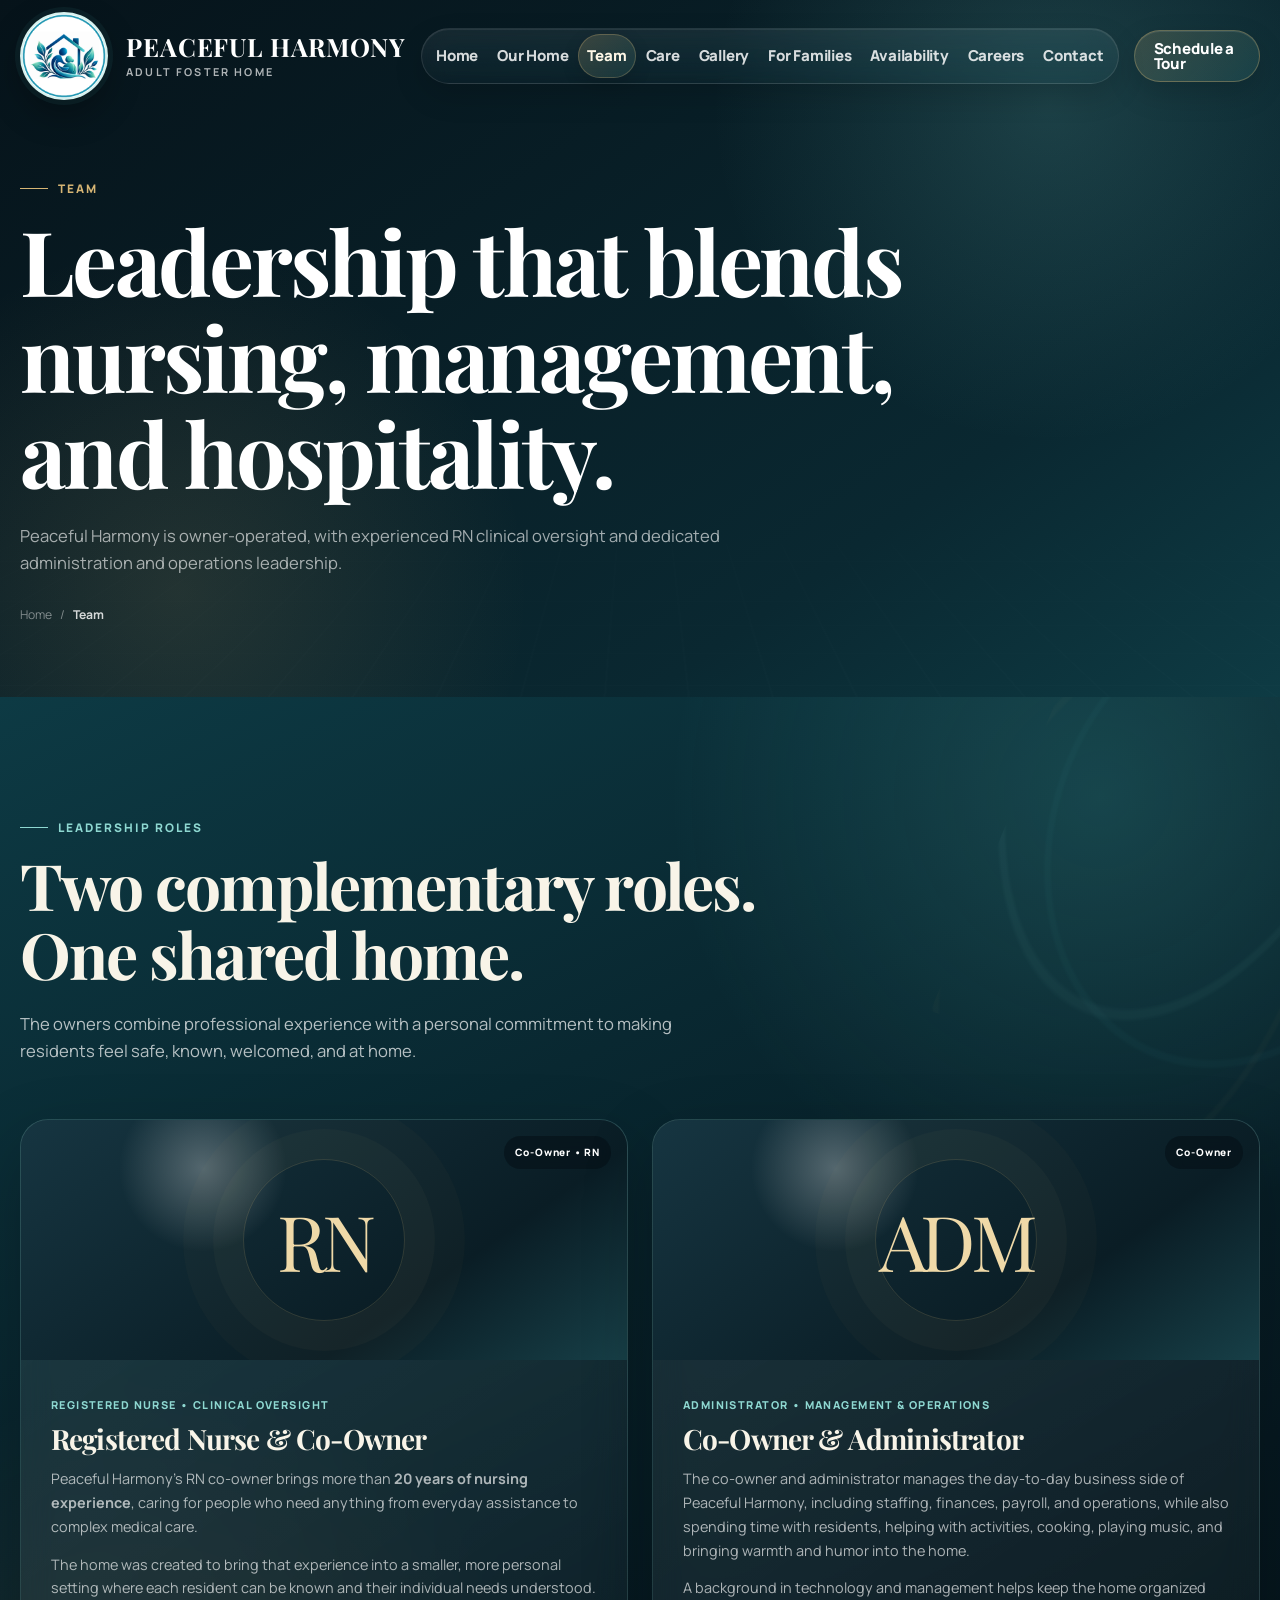
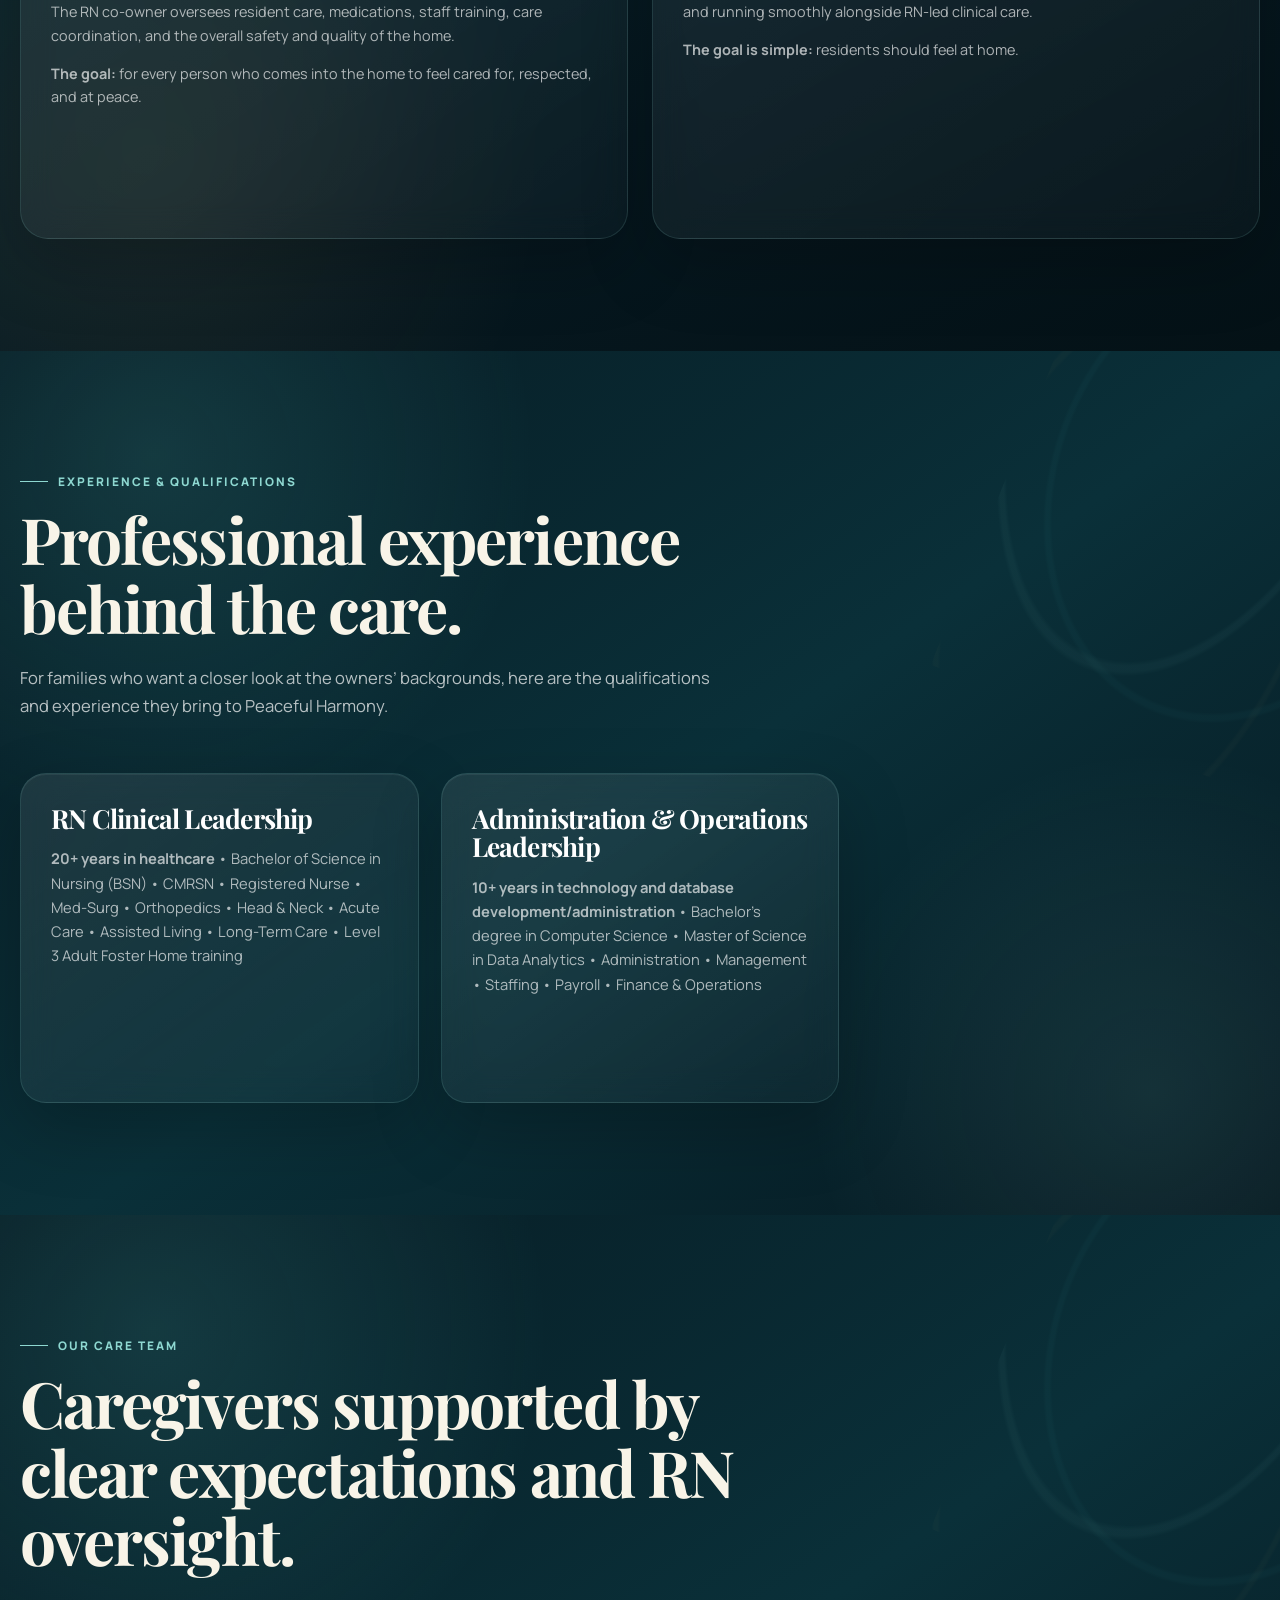
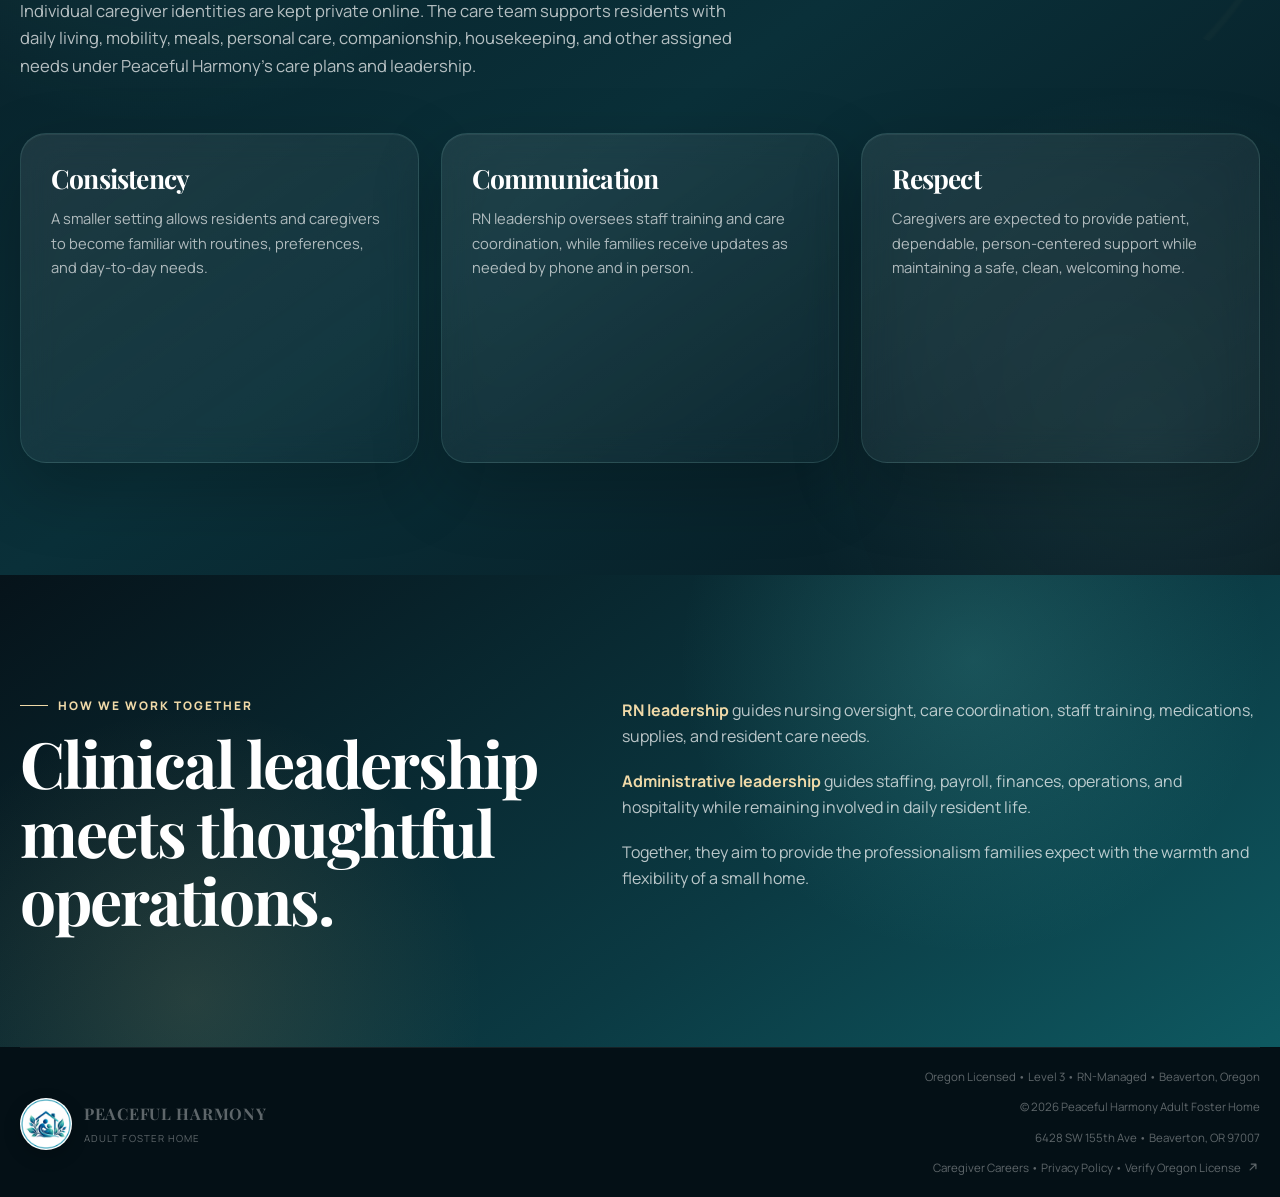
<file: team.html>
<!DOCTYPE html>

<html lang="en">
<head>
<meta charset="utf-8"/>
<meta content="width=device-width, initial-scale=1, viewport-fit=cover" name="viewport"/>
<meta content="#06131a" name="theme-color"/>
<meta content="Meet the leadership behind Peaceful Harmony and learn how nursing oversight, administration, hospitality, and personalized attention support residents and families." name="description"/>
<title>Team | Peaceful Harmony Adult Foster Home</title>
<link href="https://fonts.googleapis.com" rel="preconnect"/>
<link crossorigin="" href="https://fonts.gstatic.com" rel="preconnect"/>
<link href="https://fonts.googleapis.com/css2?family=Manrope:wght@400;500;600;700;800&amp;family=Playfair+Display:ital,wght@0,600;0,700;1,500&amp;display=swap" rel="stylesheet"/>
<link href="styles.css" rel="stylesheet"/>
<link href="https://peacefulharmonyafh.com/team.html" rel="canonical"/><link href="logo.png" rel="icon" type="image/png"/><link href="logo.png" rel="apple-touch-icon"/><meta content="website" property="og:type"/><meta content="Peaceful Harmony Adult Foster Home" property="og:site_name"/><meta content="Team | Peaceful Harmony Adult Foster Home" property="og:title"/><meta content="Meet the leadership behind Peaceful Harmony and learn how nursing oversight, administration, hospitality, and personalized attention support residents and families." property="og:description"/><meta content="https://peacefulharmonyafh.com/team.html" property="og:url"/><meta content="https://peacefulharmonyafh.com/logo.png" property="og:image"/><meta content="Peaceful Harmony Adult Foster Home logo" property="og:image:alt"/><meta content="en_US" property="og:locale"/><meta content="summary" name="twitter:card"/><meta content="Team | Peaceful Harmony Adult Foster Home" name="twitter:title"/><meta content="Meet the leadership behind Peaceful Harmony and learn how nursing oversight, administration, hospitality, and personalized attention support residents and families." name="twitter:description"/><meta content="https://peacefulharmonyafh.com/logo.png" name="twitter:image"/></head>
<body>
<header class="site-header" id="siteHeader">
<div class="container nav">
<a aria-label="Peaceful Harmony home" class="brand" href="index.html">
<span aria-hidden="true" class="brand-orb">
<svg fill="none" viewbox="0 0 24 24">
<path d="M5 20c2.8-3.8 5.3-4.6 8.1-8.2 2.2-2.9 3.7-4.5 6.2-6.2" stroke="currentColor" stroke-linecap="round" stroke-width="1.7"></path>
<path d="M13.2 11.8 11 7.8M13.2 11.8l4.2-1.7" stroke="currentColor" stroke-linecap="round" stroke-width="1.7"></path>
</svg>
</span>
<span>
<span class="brand-name">PEACEFUL HARMONY</span>
<span class="brand-sub">Adult Foster Home</span>
</span>
</a>
<nav aria-label="Main navigation" class="desktop-nav">
<a href="index.html">Home</a>
<a href="our-home.html">Our Home</a>
<a href="team.html">Team</a>
<a href="care.html">Care</a>
<a href="gallery.html">Gallery</a>
<a href="families.html">For Families</a>
<a href="careers.html">Careers</a>
<a href="contact.html">Contact</a>
</nav>
<div>
<a class="nav-cta" href="contact.html">Schedule a Tour</a>
<button aria-controls="mobileMenu" aria-expanded="false" aria-label="Open menu" class="menu-btn" id="menuButton" type="button">
<svg fill="none" viewbox="0 0 24 24"><path d="M5 7h14M5 12h14M5 17h14" stroke="currentColor" stroke-linecap="round" stroke-width="2"></path></svg>
</button>
</div>
</div>
<nav aria-label="Mobile navigation" class="mobile-menu" id="mobileMenu">
<a href="index.html">Home</a>
<a href="our-home.html">Our Home</a>
<a href="team.html">Team</a>
<a href="care.html">Care &amp; Services</a>
<a href="gallery.html">Gallery</a>
<a href="families.html">For Families</a>
<a href="careers.html">Caregiver Careers</a>
<a href="contact.html">Contact / Schedule a Tour</a>
</nav>
</header>
<main>
<section class="page-hero"><div class="container page-hero-inner"><span class="eyebrow reveal visible">Team</span><h1 class="page-title reveal visible">Leadership that blends nursing, management, and hospitality.</h1><p class="lead reveal visible">Peaceful Harmony is owner-operated, with experienced RN clinical oversight and dedicated administration and operations leadership.</p><div class="breadcrumbs"><a href="index.html">Home</a><span>/</span><strong>Team</strong></div></div></section>
<section class="section team-section brand-light">
<div class="container"><span class="eyebrow reveal">Leadership Roles</span><h2 class="section-title reveal">Two complementary roles. One shared home.</h2><p class="lead reveal">The owners combine professional experience with a personal commitment to making residents feel safe, known, welcomed, and at home.</p>
<div class="team-grid owners-grid">
<article class="person owner-profile tilt glow reveal"><span class="owner-badge">Co-Owner • RN</span><div class="person-portrait"><span class="initials">RN</span></div><div class="person-body"><span class="person-role">Registered Nurse • Clinical Oversight</span><h3 class="deep">Registered Nurse &amp; Co-Owner</h3><p>Peaceful Harmony’s RN co-owner brings more than <strong>20 years of nursing experience</strong>, caring for people who need anything from everyday assistance to complex medical care.</p><p>The home was created to bring that experience into a smaller, more personal setting where each resident can be known and their individual needs understood. The RN co-owner oversees resident care, medications, staff training, care coordination, and the overall safety and quality of the home.</p><p><strong>The goal:</strong> for every person who comes into the home to feel cared for, respected, and at peace.</p></div></article>
<article class="person owner-profile tilt glow reveal d1"><span class="owner-badge">Co-Owner</span><div class="person-portrait"><span class="initials">ADM</span></div><div class="person-body"><span class="person-role">Administrator • Management &amp; Operations</span><h3 class="deep">Co-Owner &amp; Administrator</h3><p>The co-owner and administrator manages the day-to-day business side of Peaceful Harmony, including staffing, finances, payroll, and operations, while also spending time with residents, helping with activities, cooking, playing music, and bringing warmth and humor into the home.</p><p>A background in technology and management helps keep the home organized and running smoothly alongside RN-led clinical care.</p><p><strong>The goal is simple:</strong> residents should feel at home.</p></div></article>
</div>
</div>
</section>
<section class="section brand-light-alt"><div class="container"><span class="eyebrow reveal">Experience &amp; Qualifications</span><h2 class="section-title reveal">Professional experience behind the care.</h2><p class="lead reveal">For families who want a closer look at the owners’ backgrounds, here are the qualifications and experience they bring to Peaceful Harmony.</p><div class="card-grid"><div class="info-card reveal"><h3>RN Clinical Leadership</h3><p><strong>20+ years in healthcare</strong> • Bachelor of Science in Nursing (BSN) • CMRSN • Registered Nurse • Med-Surg • Orthopedics • Head &amp; Neck • Acute Care • Assisted Living • Long-Term Care • Level 3 Adult Foster Home training</p></div><div class="info-card reveal d1"><h3>Administration &amp; Operations Leadership</h3><p><strong>10+ years in technology and database development/administration</strong> • Bachelor’s degree in Computer Science • Master of Science in Data Analytics • Administration • Management • Staffing • Payroll • Finance &amp; Operations</p></div></div></div></section>
<section class="section brand-light-alt"><div class="container"><span class="eyebrow reveal">Our Care Team</span><h2 class="section-title reveal">Caregivers supported by clear expectations and RN oversight.</h2><p class="lead reveal">Individual caregiver identities are kept private online. The care team supports residents with daily living, mobility, meals, personal care, companionship, housekeeping, and other assigned needs under Peaceful Harmony’s care plans and leadership.</p><div class="card-grid"><div class="info-card reveal"><h3>Consistency</h3><p>A smaller setting allows residents and caregivers to become familiar with routines, preferences, and day-to-day needs.</p></div><div class="info-card reveal d1"><h3>Communication</h3><p>RN leadership oversees staff training and care coordination, while families receive updates as needed by phone and in person.</p></div><div class="info-card reveal d2"><h3>Respect</h3><p>Caregivers are expected to provide patient, dependable, person-centered support while maintaining a safe, clean, welcoming home.</p></div></div></div></section>
<section class="section story-band"><div class="container story-grid"><div class="reveal"><span class="eyebrow">How We Work Together</span><h2 class="section-title">Clinical leadership meets thoughtful operations.</h2></div><div class="story-copy reveal d1"><p><strong>RN leadership</strong> guides nursing oversight, care coordination, staff training, medications, supplies, and resident care needs.</p><p><strong>Administrative leadership</strong> guides staffing, payroll, finances, operations, and hospitality while remaining involved in daily resident life.</p><p>Together, they aim to provide the professionalism families expect with the warmth and flexibility of a small home.</p></div></div></section>
</main>
<footer class="footer">
<div class="container footer-inner">
<div class="footer-brand">
<span aria-hidden="true" class="footer-mark">
<svg fill="none" viewbox="0 0 24 24">
<path d="M5 20c2.8-3.8 5.3-4.6 8.1-8.2 2.2-2.9 3.7-4.5 6.2-6.2" stroke="currentColor" stroke-linecap="round" stroke-width="1.7"></path>
<path d="M13.2 11.8 11 7.8M13.2 11.8l4.2-1.7" stroke="currentColor" stroke-linecap="round" stroke-width="1.7"></path>
</svg>
</span>
<span>
<strong>PEACEFUL HARMONY</strong>
<span>Adult Foster Home</span>
</span>
</div>
<div class="footer-meta">
<p>Oregon Licensed • Level 3 • RN-Managed • Beaverton, Oregon</p><p>© <span id="year">2026</span> Peaceful Harmony Adult Foster Home</p>
<p>6428 SW 155th Ave • Beaverton, OR 97007</p>
<p><a href="careers.html">Caregiver Careers</a> • <a href="privacy.html">Privacy Policy</a> • <a href="https://ltclicensing.oregon.gov/Providers/Details/3509747063" rel="noopener noreferrer" target="_blank">Verify Oregon License <svg aria-hidden="true" width="14" height="14" viewBox="0 0 24 24" fill="none" style="vertical-align:-2px;margin-left:3px"><path d="M7 17 17 7M9 7h8v8" stroke="currentColor" stroke-width="2" stroke-linecap="round" stroke-linejoin="round"/></svg></a></p>
</div>
</div>
</footer>
<div aria-label="Photo viewer" aria-modal="true" class="lightbox" id="lightbox" role="dialog">
<button aria-label="Close photo viewer" class="lightbox-close" id="lightboxClose" type="button">
<svg fill="none" viewbox="0 0 24 24"><path d="M6 6l12 12M18 6 6 18" stroke="currentColor" stroke-linecap="round" stroke-width="2"></path></svg>
</button>
<img alt="" id="lightboxImage" src="[data-uri]"/>
</div>
<script src="script.js"></script>
</body>
</html>
</file>
<file: styles.css>
:root{
  --bg:#06131a;
  --bg2:#0b2027;
  --paper:#f7f4ee;
  --paper2:#efe8dc;
  --white:#fff;
  --ink:#0d2128;
  --muted:#66757b;
  --sage:#8ea99a;
  --sage2:#b9c9bc;
  --gold:#d6b574;
  --gold2:#efd9a8;
  --aqua:#74c8c4;
  --line:rgba(13,33,40,.10);
  --lineD:rgba(255,255,255,.12);
  --shadow1:0 20px 60px rgba(0,0,0,.15);
  --shadow2:0 35px 100px rgba(0,0,0,.27);
  --r:28px;
  --header:80px;
  --max:1240px;
}
*{box-sizing:border-box}
html{scroll-behavior:smooth;scroll-padding-top:calc(var(--header) + 16px)}
body{
  margin:0;min-width:320px;overflow-x:hidden;
  font-family:"Manrope",system-ui,-apple-system,BlinkMacSystemFont,"Segoe UI",sans-serif;
  color:var(--ink);background:var(--paper);line-height:1.65;
  -webkit-font-smoothing:antialiased;
}
body.menu-open,body.lightbox-open{overflow:hidden}
img{display:block;max-width:100%}
a{text-decoration:none;color:inherit}
button,input,textarea,select{font:inherit}
button{border:0}
a,button{-webkit-tap-highlight-color:transparent}
:focus-visible{outline:3px solid var(--gold);outline-offset:4px;border-radius:10px}
::selection{background:var(--gold2);color:var(--bg)}
.container{width:min(calc(100% - 40px),var(--max));margin-inline:auto}
.section{position:relative;padding:112px 0}
.eyebrow{
  display:inline-flex;align-items:center;gap:10px;margin-bottom:14px;
  color:#6d8879;font-size:.74rem;font-weight:800;letter-spacing:.17em;text-transform:uppercase
}
.eyebrow:before{content:"";width:28px;height:1px;background:currentColor}
h1,h2,h3,h4{margin:0;font-family:"Playfair Display",Georgia,serif;line-height:1.07;letter-spacing:-.03em}
.page-title{font-size:clamp(3.4rem,7vw,7.2rem);max-width:960px}
.section-title{font-size:clamp(2.5rem,5vw,5rem);max-width:820px}
.lead{max-width:720px;margin:22px 0 0;color:var(--muted);font-size:1.04rem}
.btn{
  min-height:52px;display:inline-flex;align-items:center;justify-content:center;gap:10px;
  padding:0 22px;border-radius:999px;font-size:.84rem;font-weight:800;
  transition:transform .2s ease,box-shadow .2s ease,background .2s ease
}
.btn:hover{transform:translateY(-2px)}
.btn-gold{
  background:linear-gradient(145deg,#e8ce98,#cba35d);color:var(--bg);
  box-shadow:inset 0 1px 0 rgba(255,255,255,.55),0 18px 40px rgba(214,181,116,.22)
}
.btn-glass{
  border:1px solid rgba(255,255,255,.18);
  background:linear-gradient(145deg,rgba(255,255,255,.13),rgba(255,255,255,.045));
  color:#fff;box-shadow:inset 0 1px 0 rgba(255,255,255,.1),0 15px 36px rgba(0,0,0,.14);
  backdrop-filter:blur(14px);-webkit-backdrop-filter:blur(14px)
}
.btn-dark{background:var(--bg);color:white;box-shadow:0 14px 34px rgba(6,19,26,.18)}
.reveal{opacity:0;transform:translateY(24px);transition:opacity .7s ease,transform .7s cubic-bezier(.2,.75,.2,1)}
.reveal.visible{opacity:1;transform:none}
.d1{transition-delay:.08s}.d2{transition-delay:.16s}.d3{transition-delay:.24s}
.tilt{transform-style:preserve-3d;will-change:transform;transition:transform .18s ease-out,box-shadow .3s ease}
.tilt>*{transform:translateZ(14px)}.tilt .deep{transform:translateZ(34px)}
.glow{position:relative;overflow:hidden}
.glow:before{
  content:"";position:absolute;inset:0;pointer-events:none;
  background:radial-gradient(380px circle at var(--lx,50%) var(--ly,50%),rgba(255,255,255,.16),transparent 42%);
  opacity:0;transition:opacity .25s ease
}
.glow:hover:before{opacity:1}

/* NAV */
.site-header{position:fixed;inset:0 0 auto;z-index:1000;transition:.25s ease}
.site-header.scrolled,.site-header.menu-visible{
  background:rgba(6,19,26,.80);border-bottom:1px solid rgba(255,255,255,.09);
  box-shadow:0 14px 44px rgba(0,0,0,.18);backdrop-filter:blur(20px);-webkit-backdrop-filter:blur(20px)
}
.nav{min-height:var(--header);display:flex;align-items:center;justify-content:space-between;gap:24px}
.brand{display:inline-flex;align-items:center;gap:12px;color:white;min-width:0}
.brand-orb{
  width:47px;height:47px;display:grid;place-items:center;flex:0 0 auto;border-radius:50%;
  border:1px solid rgba(255,255,255,.17);
  background:linear-gradient(145deg,rgba(255,255,255,.16),rgba(255,255,255,.04));
  box-shadow:inset 0 1px 0 rgba(255,255,255,.12),0 8px 24px rgba(0,0,0,.19)
}
.brand-orb svg{width:23px;height:23px;color:var(--gold2)}
.brand-name{display:block;font-size:.9rem;font-weight:800;letter-spacing:.08em;white-space:nowrap}
.brand-sub{display:block;margin-top:5px;color:rgba(255,255,255,.55);font-size:.55rem;font-weight:700;letter-spacing:.15em;text-transform:uppercase}
.desktop-nav{display:flex;align-items:center;gap:18px;color:rgba(255,255,255,.82)}
.desktop-nav a{position:relative;padding:12px 0;font-size:.73rem;font-weight:700}
.desktop-nav a:after{
  content:"";position:absolute;left:0;right:0;bottom:7px;height:1px;background:var(--gold);
  transform:scaleX(0);transition:transform .2s ease
}
.desktop-nav a:hover:after,.desktop-nav a.active:after{transform:scaleX(1)}
.nav-cta{
  min-height:43px;display:inline-flex;align-items:center;padding:0 17px;border-radius:999px;
  border:1px solid rgba(255,255,255,.18);background:rgba(255,255,255,.07);color:#fff;font-size:.75rem;font-weight:800
}
.menu-btn{
  display:none;width:46px;height:46px;align-items:center;justify-content:center;cursor:pointer;
  border:1px solid rgba(255,255,255,.16);border-radius:50%;background:rgba(255,255,255,.07);color:#fff
}
.menu-btn svg{width:22px;height:22px}
.mobile-menu{display:none}

/* SHARED DARK PAGE HERO */
.page-hero{
  position:relative;min-height:74svh;display:flex;align-items:end;overflow:hidden;color:#fff;
  background:
    radial-gradient(circle at 82% 15%,rgba(116,200,196,.18),transparent 28%),
    radial-gradient(circle at 14% 85%,rgba(214,181,116,.13),transparent 28%),
    linear-gradient(145deg,#06131a,#0a2831 72%,#0e3b44)
}
.page-hero:before{
  content:"";position:absolute;inset:0;opacity:.12;
  background-image:linear-gradient(rgba(255,255,255,.08) 1px,transparent 1px),linear-gradient(90deg,rgba(255,255,255,.08) 1px,transparent 1px);
  background-size:56px 56px;transform:perspective(900px) rotateX(64deg) scale(1.5) translateY(17%);
  transform-origin:center bottom;mask-image:linear-gradient(to top,rgba(0,0,0,.9),transparent 70%)
}
.page-hero-inner{position:relative;z-index:2;padding:calc(var(--header) + 90px) 0 72px}
.page-hero .eyebrow{color:var(--gold)}
.page-hero .lead{color:rgba(255,255,255,.62)}
.breadcrumbs{display:flex;flex-wrap:wrap;gap:8px;margin-top:28px;color:rgba(255,255,255,.46);font-size:.76rem}
.breadcrumbs strong{color:rgba(255,255,255,.82)}

/* HOME HERO */
.home-hero{
  position:relative;min-height:100svh;overflow:hidden;color:#fff;
  background:
    radial-gradient(circle at 80% 15%,rgba(116,200,196,.20),transparent 30%),
    radial-gradient(circle at 12% 84%,rgba(214,181,116,.14),transparent 29%),
    linear-gradient(145deg,#06131a,#09232c 60%,#0e3a44)
}
.home-grid{
  min-height:100svh;display:grid;grid-template-columns:minmax(0,1fr) minmax(370px,.78fr);
  gap:70px;align-items:center;padding:calc(var(--header) + 72px) 0 64px
}
.home-kicker{display:inline-flex;align-items:center;gap:12px;margin-bottom:24px;color:var(--gold2);font-size:.74rem;font-weight:800;letter-spacing:.16em;text-transform:uppercase}
.home-kicker:before{content:"";width:34px;height:1px;background:var(--gold)}
.home-hero h1{font-size:clamp(4.2rem,8.3vw,8.2rem);max-width:760px;letter-spacing:-.06em}
.home-hero h1 em{color:var(--gold2);font-weight:500}
.home-copy{max-width:660px;margin:26px 0 0;color:rgba(255,255,255,.68);font-size:1.08rem}
.actions{display:flex;flex-wrap:wrap;gap:12px;margin-top:32px}
.hero-visual{position:relative;min-height:630px;perspective:1500px;transform-style:preserve-3d}
.photo-stage{position:absolute;top:50%;right:5%;width:min(495px,88%);aspect-ratio:4/5;transform:translateY(-50%) rotateY(-10deg) rotateX(3deg);transform-style:preserve-3d}
.photo-back2,.photo-back{position:absolute;border-radius:34px}
.photo-back2{inset:14% -13% -13% 14%;border:1px solid rgba(214,181,116,.13);transform:translateZ(-70px)}
.photo-back{inset:7% -7% -7% 7%;border:1px solid rgba(116,200,196,.22);background:rgba(116,200,196,.05);transform:translateZ(-35px)}
.photo-card{position:absolute;inset:0;overflow:hidden;border:1px solid rgba(255,255,255,.15);border-radius:34px;background:rgba(255,255,255,.05);box-shadow:-30px 48px 90px rgba(0,0,0,.38);transform:translateZ(45px)}
.photo-card img{width:100%;height:100%;object-fit:cover}
.float-card{
  position:absolute;z-index:4;width:215px;padding:17px;border:1px solid rgba(255,255,255,.15);border-radius:22px;
  background:linear-gradient(145deg,rgba(255,255,255,.14),rgba(255,255,255,.05));color:#fff;
  box-shadow:0 22px 60px rgba(0,0,0,.25);backdrop-filter:blur(19px);-webkit-backdrop-filter:blur(19px)
}
.float-card strong{display:block;color:var(--gold2);font-family:"Playfair Display",serif;font-size:1.12rem}
.float-card span{display:block;margin-top:5px;color:rgba(255,255,255,.60);font-size:.76rem}
.f1{top:12%;left:-3%}.f2{right:-4%;bottom:14%}

/* HOME ROUTES */
.routes{background:linear-gradient(180deg,#f7f4ee,#efe8dc)}
.route-grid{display:grid;grid-template-columns:repeat(2,minmax(0,1fr));gap:20px;margin-top:52px}
.route-card{
  position:relative;min-height:330px;overflow:hidden;padding:34px;border:1px solid rgba(13,33,40,.08);border-radius:28px;
  background:linear-gradient(145deg,#fff,#f4f0e8);box-shadow:0 22px 54px rgba(13,33,40,.08)
}
.route-card:hover{box-shadow:0 34px 76px rgba(13,33,40,.13)}
.route-card .num{color:#9c7b43;font-family:"Playfair Display",serif;font-size:.85rem}
.route-card h3{margin-top:42px;font-size:2rem}
.route-card p{max-width:460px;margin:15px 0 0;color:var(--muted);font-size:.93rem}
.route-card .go{position:absolute;right:28px;bottom:28px;width:46px;height:46px;display:grid;place-items:center;border-radius:50%;background:var(--bg);color:#fff;box-shadow:0 12px 30px rgba(6,19,26,.18)}

/* CARDS */
.card-grid{display:grid;grid-template-columns:repeat(3,minmax(0,1fr));gap:22px;margin-top:54px}
.info-card{
  position:relative;min-height:330px;padding:30px;border:1px solid var(--line);border-radius:26px;
  background:linear-gradient(145deg,#fff,#f4f0e9);box-shadow:0 20px 50px rgba(13,33,40,.08)
}
.info-card h3{font-size:1.65rem}
.info-card p{margin:14px 0 0;color:var(--muted);font-size:.92rem}
.info-card .icon{
  width:58px;height:58px;display:grid;place-items:center;margin-bottom:25px;border-radius:20px;
  background:linear-gradient(145deg,#f3eee4,#fff);color:#5f786a;
  box-shadow:10px 10px 24px rgba(13,33,40,.06),-8px -8px 20px rgba(255,255,255,.95)
}
.info-card .icon svg{width:26px;height:26px}

/* TEAM */
.team-section{background:linear-gradient(180deg,#f7f4ee,#efe8dc)}
.team-grid{display:grid;grid-template-columns:repeat(3,minmax(0,1fr));gap:24px;margin-top:54px}
.person{
  position:relative;overflow:hidden;min-height:470px;border:1px solid var(--line);border-radius:28px;
  background:#fff;box-shadow:0 22px 56px rgba(13,33,40,.09)
}
.person-portrait{
  height:280px;display:grid;place-items:center;position:relative;overflow:hidden;
  background:
    radial-gradient(circle at 30% 20%,rgba(255,255,255,.28),transparent 18%),
    linear-gradient(145deg,#163541,#0a1d25 68%,#173f47)
}
.person-portrait:after{
  content:"";position:absolute;width:160px;height:160px;border-radius:50%;border:1px solid rgba(214,181,116,.18);
  box-shadow:0 0 0 30px rgba(214,181,116,.03),0 0 0 60px rgba(214,181,116,.02)
}
.initials{position:relative;z-index:2;color:var(--gold2);font-family:"Playfair Display",serif;font-size:4.8rem;letter-spacing:-.06em}
.person-photo{width:100%;height:100%;object-fit:cover}
.person-body{padding:26px}
.person-role{color:#789184;font-size:.68rem;font-weight:800;letter-spacing:.13em;text-transform:uppercase}
.person h3{margin-top:8px;font-size:1.75rem}
.person p{margin:13px 0 0;color:var(--muted);font-size:.9rem}
.profile-note{margin-top:14px;color:#8b764d;font-size:.74rem;font-weight:700}
.owner-badge{position:absolute;top:16px;right:16px;z-index:3;padding:8px 11px;border-radius:999px;background:rgba(6,19,26,.68);color:#fff;font-size:.63rem;font-weight:800;letter-spacing:.08em;backdrop-filter:blur(10px)}

/* GALLERY */
.gallery-section{background:linear-gradient(180deg,#efe8dc,#f7f4ee)}
.gallery-grid{display:grid;grid-template-columns:1.18fr .82fr .82fr;grid-template-rows:280px 280px;gap:18px;margin-top:54px;perspective:1400px}
.gallery-item{position:relative;overflow:hidden;cursor:zoom-in;border:0;border-radius:22px;background:#ddd;box-shadow:0 22px 55px rgba(13,33,40,.12);transition:.3s ease}
.gallery-item:first-child{grid-row:1/3}
.gallery-item:hover{transform:translateZ(80px) scale(1.02);z-index:4;box-shadow:0 35px 80px rgba(13,33,40,.20)}
.gallery-item img{width:100%;height:100%;object-fit:cover;transition:transform .5s ease}
.gallery-item:hover img{transform:scale(1.04)}


/* TEMPORARY PROFESSIONAL PHOTO PLACEHOLDERS */
.photo-placeholder-card{
  display:grid;place-items:center;text-align:center;padding:36px;
  background:
    radial-gradient(circle at 78% 16%,rgba(116,200,196,.26),transparent 28%),
    radial-gradient(circle at 18% 86%,rgba(214,181,116,.14),transparent 30%),
    linear-gradient(145deg,#0b2732,#0d4351 58%,#0b2630);
}
.photo-placeholder-card:before{
  content:"";position:absolute;inset:22px;border:1px solid rgba(255,255,255,.08);border-radius:24px;pointer-events:none;
}
.photo-placeholder-card:after{
  content:"";position:absolute;width:230px;height:230px;border-radius:50%;right:-90px;top:-80px;
  border:1px solid rgba(214,181,116,.12);box-shadow:0 0 0 38px rgba(116,200,196,.035),0 0 0 76px rgba(116,200,196,.025);pointer-events:none;
}
.photo-placeholder-content{position:relative;z-index:2;max-width:350px}
.photo-placeholder-icon{width:76px;height:76px;display:grid;place-items:center;margin:0 auto 24px;border-radius:24px;color:var(--gold2);background:rgba(255,255,255,.065);border:1px solid rgba(255,255,255,.12);box-shadow:0 18px 50px rgba(0,0,0,.22)}
.photo-placeholder-icon svg{width:43px;height:43px}
.photo-placeholder-kicker{display:block;margin-bottom:12px;color:var(--gold2);font-size:.7rem;font-weight:800;letter-spacing:.16em;text-transform:uppercase}
.photo-placeholder-card h2{margin:0;color:#fff;font-size:clamp(2rem,3.6vw,3.2rem);line-height:1.02;letter-spacing:-.04em}
.photo-placeholder-card p{margin:18px auto 0;color:rgba(255,255,255,.68);font-size:.9rem;line-height:1.7}

.gallery-coming-soon{
  position:relative;min-height:500px;display:grid;place-items:center;margin-top:54px;overflow:hidden;border-radius:30px;
  border:1px solid rgba(13,33,40,.10);
  background:
    radial-gradient(circle at 18% 18%,rgba(90,191,199,.30),transparent 30%),
    radial-gradient(circle at 85% 75%,rgba(214,181,116,.18),transparent 30%),
    linear-gradient(145deg,#09222c,#0c4351 58%,#0a2731);
  box-shadow:0 28px 70px rgba(13,33,40,.16)
}
.gallery-coming-soon:before,.gallery-coming-soon:after{content:"";position:absolute;border-radius:50%;pointer-events:none}
.gallery-coming-soon:before{width:340px;height:340px;left:-125px;top:-150px;border:1px solid rgba(255,255,255,.07);box-shadow:0 0 0 55px rgba(255,255,255,.018),0 0 0 110px rgba(255,255,255,.012)}
.gallery-coming-soon:after{width:260px;height:260px;right:-95px;bottom:-120px;border:1px solid rgba(214,181,116,.12);box-shadow:0 0 0 45px rgba(214,181,116,.02)}
.gallery-coming-soon-inner{position:relative;z-index:2;max-width:700px;padding:62px 38px;text-align:center;color:#fff}
.gallery-placeholder-icon{width:84px;height:84px;display:grid;place-items:center;margin:0 auto 24px;border-radius:26px;color:var(--gold2);background:rgba(255,255,255,.07);border:1px solid rgba(255,255,255,.13);box-shadow:0 18px 48px rgba(0,0,0,.22)}
.gallery-placeholder-icon svg{width:48px;height:48px}
.gallery-coming-soon-kicker{display:block;margin-bottom:13px;color:var(--gold2);font-size:.72rem;font-weight:800;letter-spacing:.17em;text-transform:uppercase}
.gallery-coming-soon h3{margin:0;color:#fff;font-size:clamp(2.5rem,5vw,4.8rem);line-height:.98;letter-spacing:-.045em}
.gallery-coming-soon p{max-width:620px;margin:22px auto 28px;color:rgba(255,255,255,.72);font-size:1rem;line-height:1.75}
.gallery-coming-soon .btn{display:inline-flex}
.tag{position:absolute;left:15px;bottom:15px;padding:8px 12px;border-radius:999px;background:rgba(6,19,26,.56);color:#fff;font-size:.67rem;font-weight:800;backdrop-filter:blur(10px)}

/* FAQ */
.faq-wrap{max-width:900px;margin:50px auto 0}
.faq-item{border-top:1px solid var(--line)}
.faq-item:last-child{border-bottom:1px solid var(--line)}
.faq-q{
  width:100%;display:flex;justify-content:space-between;gap:24px;align-items:center;padding:23px 0;
  background:transparent;color:var(--ink);cursor:pointer;text-align:left;font-weight:800
}
.faq-plus{width:34px;height:34px;display:grid;place-items:center;flex:0 0 auto;border:1px solid var(--line);border-radius:50%;transition:transform .2s ease}
.faq-item.open .faq-plus{transform:rotate(45deg)}
.faq-a{display:grid;grid-template-rows:0fr;transition:grid-template-rows .3s ease}
.faq-a>div{overflow:hidden}
.faq-a p{margin:0 0 23px;color:var(--muted)}
.faq-item.open .faq-a{grid-template-rows:1fr}

/* PROCESS */
.process{background:var(--bg);color:#fff}
.process .eyebrow{color:var(--gold)}
.process .lead{color:rgba(255,255,255,.57)}
.steps{display:grid;grid-template-columns:repeat(3,minmax(0,1fr));gap:18px;margin-top:52px}
.step{
  padding:28px;border:1px solid rgba(255,255,255,.10);border-radius:24px;
  background:linear-gradient(145deg,rgba(255,255,255,.09),rgba(255,255,255,.025));
  box-shadow:0 24px 60px rgba(0,0,0,.18);backdrop-filter:blur(14px)
}
.step-num{color:var(--gold2);font-family:"Playfair Display",serif;font-size:2.3rem}
.step h3{margin-top:18px;font-size:1.55rem}
.step p{margin:12px 0 0;color:rgba(255,255,255,.53);font-size:.9rem}

/* CONTACT */
.contact-section{background:linear-gradient(145deg,#06131a,#0b2b34);color:#fff}
.contact-shell{display:grid;grid-template-columns:1fr 1fr;overflow:hidden;border:1px solid rgba(255,255,255,.12);border-radius:32px;background:linear-gradient(145deg,rgba(255,255,255,.10),rgba(255,255,255,.03));box-shadow:0 38px 90px rgba(0,0,0,.24);backdrop-filter:blur(18px)}
.contact-copy{padding:clamp(40px,6vw,72px)}
.contact-copy .eyebrow{color:var(--gold)}
.contact-copy .section-title{font-size:clamp(2.8rem,5vw,5.2rem)}
.contact-copy .lead{color:rgba(255,255,255,.58)}
.contact-info{display:grid;align-content:center;gap:16px;padding:clamp(36px,5vw,60px);border-left:1px solid rgba(255,255,255,.10);background:rgba(255,255,255,.025)}
.contact-card{padding:18px;border:1px solid rgba(255,255,255,.09);border-radius:18px;background:rgba(255,255,255,.04)}
.contact-label{display:block;margin-bottom:6px;color:var(--gold);font-size:.64rem;font-weight:800;letter-spacing:.14em;text-transform:uppercase}
.contact-value{color:rgba(255,255,255,.83);font-size:.94rem;overflow-wrap:anywhere}
.contact-value a{border-bottom:1px solid rgba(255,255,255,.18)}
.map{height:330px;margin-top:22px;overflow:hidden;border-radius:28px;box-shadow:0 32px 76px rgba(0,0,0,.18)}
.map iframe{width:100%;height:100%;border:0}

/* FORMS */
.form-grid{display:grid;grid-template-columns:1fr 1fr;gap:18px}
.field{display:grid;gap:7px}
.field.full{grid-column:1/-1}
.field label{font-size:.75rem;font-weight:800;letter-spacing:.03em}
.field input,.field textarea,.field select{
  width:100%;border:1px solid var(--line);border-radius:14px;background:#fff;color:var(--ink);padding:13px 14px;outline:none
}
.field textarea{min-height:140px;resize:vertical}
.form-note{margin-top:12px;color:var(--muted);font-size:.78rem}

/* CAREERS / APPLICATION */
.career-shell{grid-template-columns:minmax(0,1.35fr) minmax(320px,.65fr)}
.career-shell .contact-copy{padding:clamp(38px,5vw,64px)}
.career-shell .contact-info{align-content:start}
.application-section{margin-top:32px;padding-top:28px;border-top:1px solid var(--line)}
.application-section:first-of-type{margin-top:24px}
.application-kicker{display:block;margin-bottom:14px;color:var(--teal);font-size:.66rem;font-weight:800;letter-spacing:.14em;text-transform:uppercase}
.application-title{margin:0 0 6px;font-family:"Playfair Display",serif;font-size:1.55rem;line-height:1.08}
.application-help{margin:0 0 18px;color:var(--muted);font-size:.84rem;line-height:1.65}
.choice-grid{display:grid;grid-template-columns:repeat(2,minmax(0,1fr));gap:10px}
.choice-grid.three{grid-template-columns:repeat(3,minmax(0,1fr))}
.choice{display:flex;align-items:flex-start;gap:10px;min-height:48px;padding:12px 13px;border:1px solid var(--line);border-radius:14px;background:#fff;color:var(--ink);font-size:.79rem;font-weight:700;line-height:1.35;cursor:pointer;transition:border-color .2s ease,box-shadow .2s ease,transform .2s ease}
.choice:hover{border-color:rgba(32,104,105,.36);box-shadow:0 8px 22px rgba(13,33,40,.06);transform:translateY(-1px)}
.choice input[type="checkbox"],.choice input[type="radio"]{width:17px;height:17px;flex:0 0 17px;margin:1px 0 0;padding:0;border:0;border-radius:4px;accent-color:var(--teal)}
.choice span{display:block}
.field-hint{margin-top:2px;color:var(--muted);font-size:.7rem;line-height:1.45}
.application-consent{display:flex;align-items:flex-start;gap:11px;margin-top:24px;padding:16px;border:1px solid var(--line);border-radius:16px;background:#f7f4ee;color:var(--ink);font-size:.77rem;line-height:1.55}
.application-consent input{width:18px;height:18px;flex:0 0 18px;margin-top:2px;accent-color:var(--teal)}
.application-privacy{margin-top:14px;padding:14px 16px;border-left:3px solid var(--gold);border-radius:0 12px 12px 0;background:#fbfaf6;color:var(--muted);font-size:.74rem;line-height:1.6}
.career-points{display:grid;gap:11px;margin-top:8px}
.career-point{display:flex;gap:10px;color:rgba(255,255,255,.74);font-size:.86rem;line-height:1.5}
.career-point:before{content:"✓";display:grid;place-items:center;width:21px;height:21px;flex:0 0 21px;margin-top:1px;border:1px solid rgba(214,181,116,.28);border-radius:50%;color:var(--gold2);font-size:.68rem}
.career-small{color:rgba(255,255,255,.50);font-size:.74rem;line-height:1.6}
.career-link{color:#fff;border-bottom:1px solid rgba(255,255,255,.22)}
.application-submit{width:100%;justify-content:center}
.mobile-menu a.active{color:var(--gold2)}
@media(max-width:1120px){.career-shell{grid-template-columns:1fr}.career-shell .contact-info{border-left:0;border-top:1px solid rgba(255,255,255,.10)}}
@media(max-width:720px){.choice-grid,.choice-grid.three{grid-template-columns:1fr}.career-shell .contact-copy{padding:32px 22px}.application-title{font-size:1.42rem}}

/* FOOTER */
.footer{background:#041016;color:#fff}
.footer-inner{min-height:150px;display:flex;align-items:center;justify-content:space-between;gap:30px;border-top:1px solid rgba(255,255,255,.07)}
.footer-brand{display:flex;align-items:center;gap:12px}
.footer-mark{width:42px;height:42px;display:grid;place-items:center;border:1px solid rgba(214,181,116,.24);border-radius:14px;color:var(--gold2);background:rgba(214,181,116,.04)}
.footer-mark svg{width:21px;height:21px}
.footer-brand strong{display:block;font-size:.82rem;letter-spacing:.08em}
.footer-brand span{display:block;margin-top:4px;color:rgba(255,255,255,.36);font-size:.61rem;letter-spacing:.11em;text-transform:uppercase}
.footer-meta{text-align:right;color:rgba(255,255,255,.36);font-size:.72rem}

/* LIGHTBOX */
.lightbox{position:fixed;inset:0;z-index:3000;display:none;align-items:center;justify-content:center;padding:28px;background:rgba(2,10,14,.95)}
.lightbox.open{display:flex}
.lightbox img{max-width:min(1120px,94vw);max-height:86vh;border-radius:18px;box-shadow:0 45px 120px rgba(0,0,0,.55)}
.lightbox-close{position:absolute;top:20px;right:20px;width:48px;height:48px;display:grid;place-items:center;cursor:pointer;border:1px solid rgba(255,255,255,.16);border-radius:50%;background:rgba(255,255,255,.07);color:#fff}
.lightbox-close svg{width:22px;height:22px}

/* RESPONSIVE */
@media(max-width:1120px){
  :root{--header:76px}
  .desktop-nav,.nav-cta{display:none}.menu-btn{display:inline-flex}
  .mobile-menu{position:fixed;top:var(--header);left:0;right:0;max-height:calc(100svh - var(--header));overflow-y:auto;padding:12px 18px 22px;background:rgba(6,19,26,.97);border-bottom:1px solid rgba(255,255,255,.09);box-shadow:0 24px 60px rgba(0,0,0,.28);backdrop-filter:blur(18px)}
  .mobile-menu.open{display:block}
  .mobile-menu a{min-height:52px;display:flex;align-items:center;padding:0 10px;border-bottom:1px solid rgba(255,255,255,.08);color:#fff;font-weight:700}
  .mobile-menu a:last-child{margin-top:12px;justify-content:center;border:1px solid rgba(255,255,255,.11);border-radius:999px;background:rgba(255,255,255,.06)}
  .home-grid{grid-template-columns:1fr}.hero-visual{min-height:600px}.photo-stage{right:50%;width:min(470px,72vw);transform:translate(50%,-50%) rotateY(-7deg) rotateX(2deg)}
  .route-grid,.card-grid,.team-grid{grid-template-columns:1fr 1fr}
  .steps{grid-template-columns:1fr}
  .contact-shell{grid-template-columns:1fr}.contact-info{border-left:0;border-top:1px solid rgba(255,255,255,.10)}
  .gallery-grid{grid-template-columns:1fr 1fr;grid-template-rows:340px 250px 250px}.gallery-item:first-child{grid-column:1/3;grid-row:1}
}
@media(max-width:720px){
  .container{width:min(calc(100% - 28px),var(--max))}.section{padding:84px 0}
  .brand-orb{width:42px;height:42px}.brand-name{max-width:180px;font-size:.79rem}.brand-sub{max-width:180px;overflow:hidden;font-size:.49rem;text-overflow:ellipsis;white-space:nowrap}
  .home-grid{padding:calc(var(--header) + 80px) 0 50px}.home-hero h1{font-size:clamp(3.65rem,18vw,5.5rem)}.home-copy{font-size:1rem}
  .actions{flex-direction:column}.actions .btn{width:100%}
  .hero-visual{min-height:500px}.photo-stage{width:min(385px,82vw)}.float-card{width:178px;padding:14px}.f1{left:-1%;top:7%}.f2{right:-1%;bottom:8%}
  .route-grid,.card-grid,.team-grid{grid-template-columns:1fr}
  .gallery-grid{grid-template-columns:1fr;grid-template-rows:repeat(4,270px)}.gallery-item:first-child{grid-column:auto;grid-row:auto}.gallery-item:hover{transform:scale(1.01)}
  .form-grid{grid-template-columns:1fr}.field.full{grid-column:auto}
  .contact-copy,.contact-info{padding:32px 22px}.map{height:290px}
  .footer-inner{min-height:185px;flex-direction:column;justify-content:center;text-align:center}.footer-meta{text-align:center}
}
@media(hover:none),(pointer:coarse){.tilt{transform:none!important}.glow:before{display:none}}
@media(prefers-reduced-motion:reduce){
  html{scroll-behavior:auto}
  *,*:before,*:after{animation-duration:.01ms!important;animation-iteration-count:1!important;transition-duration:.01ms!important}
  .reveal{opacity:1;transform:none}.tilt{transform:none!important}
}


/* FINAL BRAND SYSTEM — inspired by Peaceful Harmony business-card palette */
:root{
  --brand-navy:#06131a;
  --brand-teal:#0c4f59;
  --brand-aqua:#4fb9b6;
  --brand-aqua2:#8ed8d1;
  --brand-ivory:#f8f4e8;
  --brand-gold:#d6b574;
}
.brand-light,.brand-light-alt,.routes,.team-section,.gallery-section{
  position:relative;overflow:hidden;
}
.brand-light,.routes,.team-section,.gallery-section{
  background:
    radial-gradient(circle at 10% 12%,rgba(79,185,182,.24),transparent 28%),
    radial-gradient(circle at 90% 82%,rgba(214,181,116,.16),transparent 26%),
    linear-gradient(135deg,#fbf8ef 0%,#edf7f4 48%,#dcefed 100%);
}
.brand-light-alt{
  background:
    radial-gradient(circle at 84% 16%,rgba(79,185,182,.22),transparent 28%),
    radial-gradient(circle at 12% 88%,rgba(214,181,116,.13),transparent 26%),
    linear-gradient(145deg,#e7f4f1 0%,#f9f5e9 54%,#eef7f5 100%);
}
.brand-light:before,.brand-light-alt:before,.routes:before,.team-section:before,.gallery-section:before{
  content:"";position:absolute;right:-95px;top:-120px;width:360px;height:520px;pointer-events:none;opacity:.26;
  background:
    radial-gradient(ellipse at 40% 25%,transparent 58%,rgba(8,79,89,.20) 59% 60%,transparent 61%),
    radial-gradient(ellipse at 62% 46%,transparent 58%,rgba(8,79,89,.18) 59% 60%,transparent 61%),
    radial-gradient(ellipse at 42% 68%,transparent 58%,rgba(214,181,116,.17) 59% 60%,transparent 61%);
  transform:rotate(22deg);
}
.brand-light>.container,.brand-light-alt>.container,.routes>.container,.team-section>.container,.gallery-section>.container{position:relative;z-index:1}
.route-card,.info-card,.person{
  border-color:rgba(14,88,94,.12);
  background:linear-gradient(145deg,rgba(255,255,255,.93),rgba(232,247,244,.80));
  box-shadow:0 22px 58px rgba(8,55,62,.09);
}
.route-card:hover,.info-card:hover,.person:hover{box-shadow:0 34px 82px rgba(8,70,76,.14)}
.info-card .icon{
  background:linear-gradient(145deg,#effaf7,#fff8e9);
  color:#276f71;
  box-shadow:10px 10px 24px rgba(13,76,81,.07),-8px -8px 20px rgba(255,255,255,.9)
}
.eyebrow{color:#397f78}
.deep{color:#0b3640}
.story-band{
  overflow:hidden;color:#fff;
  background:
    radial-gradient(circle at 76% 18%,rgba(79,185,182,.22),transparent 28%),
    radial-gradient(circle at 15% 90%,rgba(214,181,116,.14),transparent 25%),
    linear-gradient(145deg,#06131a,#0b3a43 62%,#0e5961);
}
.story-band .eyebrow{color:var(--gold2)}
.story-grid{display:grid;grid-template-columns:minmax(0,.9fr) minmax(0,1.1fr);gap:80px;align-items:start}
.story-copy{display:grid;gap:18px;padding-top:10px;color:rgba(255,255,255,.72);font-size:1rem}
.story-copy p{margin:0}
.story-copy strong{color:var(--gold2)}
.availability-card{
  display:flex;align-items:center;justify-content:space-between;gap:36px;padding:34px 38px;border:1px solid rgba(10,93,96,.13);border-radius:28px;
  background:linear-gradient(145deg,rgba(255,255,255,.92),rgba(227,246,242,.82));box-shadow:0 24px 64px rgba(7,61,66,.10)
}
.availability-card h2{font-size:clamp(2rem,4vw,3.7rem)}
.availability-card p{max-width:760px;margin:12px 0 0;color:var(--muted)}
.owners-grid{grid-template-columns:repeat(2,minmax(0,1fr));align-items:stretch}
.owner-profile{min-height:720px}
.owner-profile .person-portrait{height:240px}
.owner-profile .person-body{padding:30px}
.owner-profile p+p{margin-top:14px}
.service-grid{display:grid;grid-template-columns:repeat(3,minmax(0,1fr));gap:22px;margin-top:54px}
.fit-panel{display:grid;grid-template-columns:1.1fr .9fr;gap:34px;margin-top:46px;padding:34px;border:1px solid rgba(9,81,86,.13);border-radius:28px;background:rgba(255,255,255,.74);box-shadow:0 24px 64px rgba(7,61,66,.08)}
.fit-panel h3{font-size:2rem}.fit-panel p{margin:14px 0 0;color:var(--muted)}
.fit-list{display:grid;gap:10px}.fit-list span{padding:12px 14px;border-radius:14px;border:1px solid rgba(9,81,86,.12);background:rgba(232,247,244,.78);font-size:.86rem;font-weight:750;color:#194e53}
.light-shell{
  background:linear-gradient(145deg,rgba(255,255,255,.94),rgba(229,247,243,.86))!important;
  border-color:rgba(11,83,88,.13)!important;box-shadow:0 28px 80px rgba(13,65,70,.11)!important;color:var(--ink)!important;
}
.light-shell .contact-copy .lead{color:var(--muted)}
.light-shell .contact-copy .eyebrow{color:#397f78}
.light-shell .contact-copy .section-title{color:#0d3038}
.light-shell .field input,.light-shell .field textarea,.light-shell .field select,.light-shell .choice{background:rgba(255,255,255,.90)}
.light-shell .application-consent{background:rgba(241,250,247,.85)}
.faq-wrap{padding:12px 28px;border:1px solid rgba(9,81,86,.10);border-radius:24px;background:rgba(255,255,255,.64);box-shadow:0 22px 58px rgba(7,61,66,.06)}
.gallery-item{border:1px solid rgba(255,255,255,.7)}
@media(max-width:900px){
  .story-grid,.fit-panel{grid-template-columns:1fr;gap:34px}
  .owners-grid,.service-grid{grid-template-columns:1fr 1fr}
  .availability-card{align-items:flex-start;flex-direction:column}
}
@media(max-width:640px){
  .owners-grid,.service-grid{grid-template-columns:1fr}
  .owner-profile{min-height:0}
  .availability-card{padding:28px 22px}
  .faq-wrap{padding:8px 18px}
}


/* FINAL HEADER + FOOTER LOGO FIX
   Put logo.png in the SAME GitHub folder as styles.css. */
.brand-orb{
  width:46px !important;
  height:46px !important;
  min-width:46px !important;
  flex:0 0 46px !important;
  display:block !important;
  border-radius:50% !important;
  border:1px solid rgba(255,255,255,.18) !important;
  background:#fff url("logo.png") center/cover no-repeat !important;
  box-shadow:0 6px 18px rgba(0,0,0,.22) !important;
  overflow:hidden !important;
}
.brand-orb svg{display:none !important;}

.footer-mark{
  width:42px !important;
  height:42px !important;
  min-width:42px !important;
  flex:0 0 42px !important;
  display:block !important;
  border-radius:50% !important;
  border:1px solid rgba(255,255,255,.16) !important;
  background:#fff url("logo.png") center/cover no-repeat !important;
  box-shadow:0 6px 18px rgba(0,0,0,.20) !important;
  overflow:hidden !important;
}
.footer-mark svg{display:none !important;}

@media(max-width:720px){
  .brand-orb{
    width:42px !important;
    height:42px !important;
    min-width:42px !important;
    flex-basis:42px !important;
  }
  .footer-mark{
    width:38px !important;
    height:38px !important;
    min-width:38px !important;
    flex-basis:38px !important;
  }
}



/* =========================================================
   FINAL DARK BRAND UPDATE
   Larger header logo + larger business name + darker lower
   page sections that continue the navy/teal hero gradient.
   ========================================================= */

/* Bigger logo and stronger business name in the top navigation */
.brand{
  gap:16px !important;
}
.brand-orb{
  width:64px !important;
  height:64px !important;
  min-width:64px !important;
  flex:0 0 64px !important;
  border:2px solid rgba(142,216,209,.34) !important;
  box-shadow:
    0 0 0 4px rgba(79,185,182,.06),
    0 10px 28px rgba(0,0,0,.28) !important;
}
.brand-name{
  font-family:"Playfair Display",Georgia,serif !important;
  font-size:1.22rem !important;
  font-weight:700 !important;
  letter-spacing:.035em !important;
  line-height:1.05 !important;
  text-transform:none !important;
}
.brand-sub{
  margin-top:6px !important;
  color:rgba(255,255,255,.68) !important;
  font-size:.60rem !important;
  letter-spacing:.16em !important;
}

/* Keep header spacing comfortable with the larger identity */
.nav{
  min-height:92px !important;
}
.site-header.scrolled,
.site-header.menu-visible{
  background:rgba(4,16,22,.90) !important;
}

/* Continue the page-hero navy/teal palette down the lower pages */
.brand-light,
.brand-light-alt,
.routes,
.team-section,
.gallery-section{
  color:#fff !important;
  background:
    radial-gradient(circle at 86% 8%,rgba(79,185,182,.20),transparent 27%),
    radial-gradient(circle at 12% 86%,rgba(214,181,116,.09),transparent 25%),
    linear-gradient(155deg,#0d3a44 0%,#092831 34%,#061820 72%,#041116 100%) !important;
}

.brand-light-alt{
  background:
    radial-gradient(circle at 12% 12%,rgba(79,185,182,.17),transparent 28%),
    radial-gradient(circle at 90% 86%,rgba(142,216,209,.10),transparent 25%),
    linear-gradient(145deg,#071b23 0%,#0a3039 52%,#061820 100%) !important;
}

/* Subtle botanical/brand texture on dark sections */
.brand-light:before,
.brand-light-alt:before,
.routes:before,
.team-section:before,
.gallery-section:before{
  opacity:.22 !important;
  background:
    radial-gradient(ellipse at 40% 25%,transparent 58%,rgba(142,216,209,.20) 59% 60%,transparent 61%),
    radial-gradient(ellipse at 62% 46%,transparent 58%,rgba(79,185,182,.18) 59% 60%,transparent 61%),
    radial-gradient(ellipse at 42% 68%,transparent 58%,rgba(214,181,116,.13) 59% 60%,transparent 61%) !important;
}

/* Headings and text on dark sections */
.brand-light .section-title,
.brand-light-alt .section-title,
.routes .section-title,
.team-section .section-title,
.gallery-section .section-title,
.brand-light h2,
.brand-light-alt h2,
.routes h2,
.team-section h2,
.gallery-section h2,
.brand-light h3,
.brand-light-alt h3,
.routes h3,
.team-section h3,
.gallery-section h3,
.brand-light .deep,
.brand-light-alt .deep{
  color:#f8f4e8 !important;
}

.brand-light .lead,
.brand-light-alt .lead,
.routes .lead,
.team-section .lead,
.gallery-section .lead,
.brand-light p,
.brand-light-alt p,
.routes p,
.team-section p,
.gallery-section p{
  color:rgba(255,255,255,.70) !important;
}

.brand-light .eyebrow,
.brand-light-alt .eyebrow,
.routes .eyebrow,
.team-section .eyebrow,
.gallery-section .eyebrow{
  color:#8ed8d1 !important;
}

/* Dark glass cards instead of white cards */
.route-card,
.info-card,
.person,
.availability-card,
.fit-panel,
.faq-wrap{
  color:#fff !important;
  border-color:rgba(142,216,209,.15) !important;
  background:
    linear-gradient(145deg,rgba(255,255,255,.085),rgba(255,255,255,.025)) !important;
  box-shadow:
    inset 0 1px 0 rgba(255,255,255,.06),
    0 26px 70px rgba(0,0,0,.22) !important;
  backdrop-filter:blur(16px);
  -webkit-backdrop-filter:blur(16px);
}

.route-card:hover,
.info-card:hover,
.person:hover{
  border-color:rgba(142,216,209,.28) !important;
  box-shadow:0 34px 86px rgba(0,0,0,.30) !important;
}

.route-card h3,
.info-card h3,
.person h3,
.availability-card h2,
.fit-panel h3{
  color:#fff !important;
}

.route-card p,
.info-card p,
.person p,
.availability-card p,
.fit-panel p,
.profile-note{
  color:rgba(255,255,255,.66) !important;
}

.person-role{
  color:#8ed8d1 !important;
}

.info-card .icon{
  color:#8ed8d1 !important;
  border:1px solid rgba(142,216,209,.16) !important;
  background:linear-gradient(145deg,rgba(79,185,182,.18),rgba(255,255,255,.05)) !important;
  box-shadow:none !important;
}

.route-card .go{
  background:linear-gradient(145deg,#0d5962,#08323a) !important;
  color:#fff !important;
  border:1px solid rgba(142,216,209,.18);
}

.fit-list span{
  color:#dff7f3 !important;
  border-color:rgba(142,216,209,.14) !important;
  background:rgba(79,185,182,.09) !important;
}

/* FAQ becomes dark and readable */
.faq-item{
  border-color:rgba(255,255,255,.11) !important;
}
.faq-q{
  color:#fff !important;
}
.faq-plus{
  color:#8ed8d1 !important;
  border-color:rgba(142,216,209,.22) !important;
}
.faq-a p{
  color:rgba(255,255,255,.66) !important;
}

/* Contact and careers forms: dark glass shell, not a big white panel */
.light-shell{
  color:#fff !important;
  border-color:rgba(142,216,209,.16) !important;
  background:
    linear-gradient(145deg,rgba(255,255,255,.085),rgba(255,255,255,.025)) !important;
  box-shadow:0 32px 82px rgba(0,0,0,.25) !important;
}

.light-shell .contact-copy .section-title,
.light-shell .application-title{
  color:#fff !important;
}
.light-shell .contact-copy .lead,
.light-shell .application-help,
.light-shell .form-note{
  color:rgba(255,255,255,.64) !important;
}
.light-shell .contact-copy .eyebrow,
.light-shell .application-kicker{
  color:#8ed8d1 !important;
}

.light-shell .field label{
  color:rgba(255,255,255,.88) !important;
}

.light-shell .field input,
.light-shell .field textarea,
.light-shell .field select,
.light-shell .choice{
  color:#f7fbfa !important;
  border-color:rgba(142,216,209,.18) !important;
  background:rgba(3,22,29,.70) !important;
}

.light-shell .field input::placeholder,
.light-shell .field textarea::placeholder{
  color:rgba(255,255,255,.42) !important;
}

.light-shell .field select option{
  color:#0d2128;
  background:#fff;
}

.light-shell .choice{
  color:rgba(255,255,255,.86) !important;
}

.light-shell .application-section{
  border-color:rgba(255,255,255,.10) !important;
}

.light-shell .application-consent{
  color:rgba(255,255,255,.78) !important;
  border:1px solid rgba(142,216,209,.14) !important;
  background:rgba(79,185,182,.07) !important;
}

/* Keep contact information visually integrated with the new dark theme */
.contact-card{
  border-color:rgba(142,216,209,.13) !important;
  background:rgba(255,255,255,.045) !important;
}
.contact-value{
  color:rgba(255,255,255,.82) !important;
}

/* Remove any remaining light-page impression from the body */
body{
  background:#041116 !important;
}

/* Footer branding slightly larger to match the stronger header */
.footer-mark{
  width:52px !important;
  height:52px !important;
  min-width:52px !important;
  flex:0 0 52px !important;
}
.footer-brand strong{
  font-family:"Playfair Display",Georgia,serif;
  font-size:1rem !important;
  letter-spacing:.045em !important;
}

/* Responsive adjustments for the larger logo/name */
@media(max-width:1120px){
  :root{--header:84px}
  .nav{min-height:84px !important}
  .brand-orb{
    width:58px !important;
    height:58px !important;
    min-width:58px !important;
    flex-basis:58px !important;
  }
  .brand-name{
    font-size:1.08rem !important;
  }
}

@media(max-width:720px){
  :root{--header:78px}
  .nav{min-height:78px !important}
  .brand{gap:11px !important}
  .brand-orb{
    width:52px !important;
    height:52px !important;
    min-width:52px !important;
    flex-basis:52px !important;
  }
  .brand-name{
    max-width:210px !important;
    font-size:.94rem !important;
    letter-spacing:.025em !important;
  }
  .brand-sub{
    max-width:210px !important;
    font-size:.50rem !important;
  }
  .footer-mark{
    width:46px !important;
    height:46px !important;
    min-width:46px !important;
    flex-basis:46px !important;
  }
}



/* =========================================================
   EXTRA-LARGE HEADER BRANDING + NAVIGATION
   Final emphasis update requested by the owners.
   ========================================================= */

@media (min-width:1121px){
  .nav{
    min-height:112px !important;
    gap:24px !important;
  }

  .brand{
    gap:18px !important;
    flex-shrink:0 !important;
  }

  .brand-orb{
    width:88px !important;
    height:88px !important;
    min-width:88px !important;
    flex:0 0 88px !important;
    border-width:2px !important;
    box-shadow:
      0 0 0 5px rgba(79,185,182,.07),
      0 14px 34px rgba(0,0,0,.30) !important;
  }

  .brand-name{
    font-family:"Playfair Display",Georgia,serif !important;
    font-size:1.58rem !important;
    font-weight:700 !important;
    line-height:1 !important;
    letter-spacing:.035em !important;
    white-space:nowrap !important;
  }

  .brand-sub{
    margin-top:8px !important;
    font-size:.68rem !important;
    line-height:1 !important;
    letter-spacing:.20em !important;
    white-space:nowrap !important;
  }

  .nav-links{
    gap:8px !important;
    align-items:center !important;
  }

  .nav-links a{
    font-size:1.02rem !important;
    font-weight:700 !important;
    padding:14px 12px !important;
    letter-spacing:-.01em !important;
  }

  .nav-links a:after{
    height:2px !important;
  }

  .nav-cta,
  .nav .btn,
  .nav a.btn{
    min-height:52px !important;
    padding:0 24px !important;
    font-size:1rem !important;
    font-weight:800 !important;
    border-radius:999px !important;
  }
}

/* Tablet: still noticeably larger than the old header */
@media (min-width:721px) and (max-width:1120px){
  .nav{
    min-height:94px !important;
  }

  .brand-orb{
    width:68px !important;
    height:68px !important;
    min-width:68px !important;
    flex:0 0 68px !important;
  }

  .brand-name{
    font-size:1.28rem !important;
  }

  .brand-sub{
    font-size:.58rem !important;
  }

  .nav-links a{
    font-size:.95rem !important;
    font-weight:700 !important;
    padding:12px 9px !important;
  }

  .nav-cta,
  .nav .btn,
  .nav a.btn{
    min-height:48px !important;
    padding:0 20px !important;
    font-size:.95rem !important;
  }
}

/* Mobile branding stays large without crowding the menu */
@media (max-width:720px){
  .nav{
    min-height:86px !important;
  }

  .brand{
    gap:12px !important;
  }

  .brand-orb{
    width:60px !important;
    height:60px !important;
    min-width:60px !important;
    flex:0 0 60px !important;
  }

  .brand-name{
    max-width:230px !important;
    font-size:1.06rem !important;
    font-weight:700 !important;
    line-height:1.02 !important;
  }

  .brand-sub{
    max-width:230px !important;
    margin-top:6px !important;
    font-size:.54rem !important;
  }

  .nav-links a{
    font-size:1.12rem !important;
    font-weight:800 !important;
    padding:14px 0 !important;
  }

  .nav-links .btn,
  .nav-links a.btn,
  .nav-cta{
    min-height:50px !important;
    font-size:1.02rem !important;
  }
}



/* =========================================================
   LARGER TOP NAVIGATION TEXT
   Makes Home / Our Home / Team / Care / Gallery /
   For Families / Careers / Contact more prominent.
   ========================================================= */

@media (min-width:1121px){
  .nav-links{
    gap:12px !important;
  }

  .nav-links a{
    font-size:1.18rem !important;
    font-weight:800 !important;
    padding:15px 13px !important;
    line-height:1 !important;
  }

  .nav-links a:after{
    bottom:7px !important;
    height:2px !important;
  }

  .nav-cta,
  .nav .btn,
  .nav a.btn{
    font-size:1.08rem !important;
    font-weight:800 !important;
    padding:0 26px !important;
  }
}

@media (min-width:721px) and (max-width:1120px){
  .nav-links a{
    font-size:1.05rem !important;
    font-weight:800 !important;
    padding:13px 10px !important;
  }
}

@media (max-width:720px){
  .nav-links a{
    font-size:1.18rem !important;
    font-weight:800 !important;
    padding:15px 0 !important;
  }
}



/* =========================================================
   CORRECTED DESKTOP NAV SIZE
   Targets the ACTUAL navigation class used by the site:
   .desktop-nav
   ========================================================= */

@media (min-width:1121px){
  .desktop-nav{
    gap:14px !important;
  }

  .desktop-nav a{
    font-size:1.15rem !important;
    font-weight:800 !important;
    padding:16px 0 !important;
    line-height:1 !important;
    letter-spacing:-.015em !important;
  }

  .desktop-nav a:after{
    bottom:8px !important;
    height:2px !important;
  }

  .nav-cta{
    min-height:54px !important;
    padding:0 24px !important;
    font-size:1rem !important;
    font-weight:800 !important;
  }
}

@media (min-width:901px) and (max-width:1120px){
  .desktop-nav{
    gap:11px !important;
  }

  .desktop-nav a{
    font-size:1rem !important;
    font-weight:800 !important;
    padding:14px 0 !important;
  }
}



/* =========================================================
   FINAL INTEGRATED LARGE NAVIGATION
   Large, easy-to-read links presented as one polished
   segmented glass navigation control.
   ========================================================= */

@media (min-width:1121px){

  /* Give the larger branding + navigation enough breathing room */
  .nav.container{
    max-width:1460px !important;
    gap:24px !important;
  }

  /* Turn the eight links into one cohesive navigation "rail" */
  .desktop-nav{
    display:flex !important;
    align-items:center !important;
    justify-content:center !important;
    gap:3px !important;
    padding:6px !important;
    border:1px solid rgba(255,255,255,.10) !important;
    border-radius:999px !important;
    background:
      linear-gradient(180deg,rgba(255,255,255,.070),rgba(255,255,255,.025)) !important;
    box-shadow:
      inset 0 1px 0 rgba(255,255,255,.07),
      0 12px 30px rgba(0,0,0,.14) !important;
    backdrop-filter:blur(16px) saturate(120%) !important;
    -webkit-backdrop-filter:blur(16px) saturate(120%) !important;
  }

  /* Keep each item BIG, but make the group look intentional rather than scattered */
  .desktop-nav a{
    position:relative !important;
    display:flex !important;
    align-items:center !important;
    justify-content:center !important;
    min-height:48px !important;
    padding:0 14px !important;
    border-radius:999px !important;
    font-size:1.08rem !important;
    font-weight:800 !important;
    line-height:1 !important;
    letter-spacing:-.015em !important;
    color:rgba(255,255,255,.84) !important;
    white-space:nowrap !important;
    transition:
      color .18s ease,
      background .18s ease,
      box-shadow .18s ease,
      transform .18s ease !important;
  }

  /* Remove the old underline so the new integrated styling stays clean */
  .desktop-nav a:after{
    display:none !important;
  }

  /* Gentle button effect without turning every link into a heavy box */
  .desktop-nav a:hover{
    color:#fff !important;
    background:rgba(255,255,255,.085) !important;
    box-shadow:inset 0 0 0 1px rgba(255,255,255,.055) !important;
    transform:translateY(-1px) !important;
  }

  /* Current page gets the premium gold + teal treatment */
  .desktop-nav a.active,
  .desktop-nav a[aria-current="page"]{
    color:#fff8e7 !important;
    background:
      linear-gradient(135deg,rgba(214,181,116,.20),rgba(79,185,182,.12)) !important;
    box-shadow:
      inset 0 0 0 1px rgba(214,181,116,.28),
      0 6px 18px rgba(0,0,0,.13) !important;
  }

  /* Make Schedule a Tour coordinate with the rail, but remain the primary CTA */
  .nav-cta{
    min-height:58px !important;
    display:inline-flex !important;
    align-items:center !important;
    justify-content:center !important;
    padding:0 27px !important;
    border-radius:999px !important;
    font-size:1.04rem !important;
    font-weight:800 !important;
    line-height:1 !important;
    letter-spacing:-.01em !important;
    color:#fff !important;
    border:1px solid rgba(214,181,116,.34) !important;
    background:
      linear-gradient(135deg,rgba(214,181,116,.18),rgba(79,185,182,.13)) !important;
    box-shadow:
      inset 0 1px 0 rgba(255,255,255,.09),
      0 12px 30px rgba(0,0,0,.15) !important;
  }

  .nav-cta:hover{
    transform:translateY(-2px) !important;
    border-color:rgba(214,181,116,.50) !important;
    background:
      linear-gradient(135deg,rgba(214,181,116,.27),rgba(79,185,182,.20)) !important;
  }
}

/* At narrower desktop widths, preserve the same design but compress it slightly */
@media (min-width:1121px) and (max-width:1390px){
  .nav.container{
    max-width:1320px !important;
    gap:15px !important;
  }

  .desktop-nav{
    gap:1px !important;
    padding:5px !important;
  }

  .desktop-nav a{
    min-height:44px !important;
    padding:0 9px !important;
    font-size:.94rem !important;
  }

  .nav-cta{
    min-height:52px !important;
    padding:0 19px !important;
    font-size:.94rem !important;
  }
}

/* Mobile menu links stay large and clean */
@media (max-width:1120px){
  .mobile-menu a{
    font-size:1.12rem !important;
    font-weight:800 !important;
    padding-top:14px !important;
    padding-bottom:14px !important;
  }
}

/* =========================================================
   AVAILABILITY PAGE
   ========================================================= */
.availability-hero{background:radial-gradient(circle at 82% 18%,rgba(78,184,181,.23),transparent 31%),radial-gradient(circle at 14% 84%,rgba(214,181,116,.10),transparent 28%),linear-gradient(145deg,#06131a 0%,#0a2f38 56%,#0d424a 100%)}
.availability-hero-grid{min-height:640px;display:grid!important;grid-template-columns:minmax(0,1.08fr) minmax(340px,.7fr);gap:70px;align-items:center}
.availability-hero h1{margin:18px 0 22px;max-width:760px;color:#fff;font-family:"Playfair Display",Georgia,serif;font-size:clamp(4.4rem,7.2vw,7rem);line-height:.88;letter-spacing:-.055em}
.availability-hero h1 em{color:#ead19b;font-weight:600}.availability-hero .lead{max-width:720px;color:rgba(255,255,255,.73)}
.availability-actions{display:flex;flex-wrap:wrap;gap:14px;margin-top:30px}
.availability-status-card{position:relative;overflow:hidden;padding:42px;border:1px solid rgba(142,216,209,.20);border-radius:32px;background:radial-gradient(circle at 100% 0%,rgba(142,216,209,.14),transparent 34%),linear-gradient(145deg,rgba(255,255,255,.10),rgba(255,255,255,.035));box-shadow:inset 0 1px 0 rgba(255,255,255,.07),0 30px 80px rgba(0,0,0,.28);backdrop-filter:blur(18px);-webkit-backdrop-filter:blur(18px)}
.availability-status-top{display:flex;align-items:center;gap:10px;color:#dff7f3;font-size:.76rem;font-weight:800;letter-spacing:.18em}.availability-pulse{width:10px;height:10px;border-radius:50%;background:#8ed8d1;box-shadow:0 0 0 7px rgba(142,216,209,.11)}
.availability-number{margin-top:20px;color:#fff;font-family:"Playfair Display",Georgia,serif;font-size:8.7rem;line-height:.8;letter-spacing:-.06em}.availability-label{margin-top:22px;color:#ead19b;font-family:"Playfair Display",Georgia,serif;font-size:1.8rem;font-weight:700;line-height:1.05}.availability-divider{width:54px;height:1px;margin:26px 0 22px;background:rgba(214,181,116,.55)}.availability-status-card p{margin:0;color:rgba(255,255,255,.64);line-height:1.7}
.availability-section,.availability-process{position:relative;overflow:hidden;padding:110px 0}.availability-intro{display:grid;grid-template-columns:1fr .92fr;gap:70px;align-items:end;margin-bottom:48px}.availability-grid{display:grid;grid-template-columns:repeat(4,1fr);gap:18px}.availability-feature-card{min-height:270px;padding:30px;border:1px solid rgba(142,216,209,.15);border-radius:24px;background:linear-gradient(145deg,rgba(255,255,255,.085),rgba(255,255,255,.025));box-shadow:0 26px 70px rgba(0,0,0,.20)}.availability-icon{width:48px;height:48px;display:grid;place-items:center;margin-bottom:32px;border-radius:50%;color:#ead19b;border:1px solid rgba(214,181,116,.28);background:rgba(214,181,116,.08);font-size:.77rem;font-weight:800}.availability-feature-card h3,.availability-step h3{color:#fff;font-family:"Playfair Display",Georgia,serif;font-size:1.42rem}.availability-feature-card p,.availability-step p{color:rgba(255,255,255,.64);line-height:1.7}.availability-process-head{max-width:790px;margin-bottom:48px}.availability-steps{display:grid;grid-template-columns:repeat(3,1fr);gap:18px}.availability-step{display:flex;gap:20px;min-height:210px;padding:28px;border:1px solid rgba(142,216,209,.14);border-radius:22px;background:rgba(255,255,255,.045)}.availability-step>span{flex:0 0 42px;width:42px;height:42px;display:grid;place-items:center;border-radius:50%;color:#061820;background:#ead19b;font-weight:800}.availability-step h3{margin:6px 0 10px}.availability-step p{margin:0}.availability-note{display:flex;gap:18px;align-items:flex-start;margin-top:24px;padding:22px 26px;border:1px solid rgba(214,181,116,.19);border-radius:18px;background:rgba(214,181,116,.065);color:rgba(255,255,255,.70)}.availability-note strong{flex:0 0 auto;color:#ead19b}
.availability-cta{padding:86px 0;color:#fff;background:radial-gradient(circle at 84% 30%,rgba(79,185,182,.17),transparent 28%),linear-gradient(135deg,#071a22 0%,#0a333c 100%)}.availability-cta-inner{display:flex;align-items:center;justify-content:space-between;gap:45px}.availability-cta h2{max-width:800px;margin:12px 0 0;color:#fff;font-family:"Playfair Display",Georgia,serif;font-size:clamp(2.4rem,4vw,4.3rem);line-height:1}.availability-cta .availability-actions{flex:0 0 auto;margin-top:0}
@media(max-width:1100px){.availability-hero-grid{grid-template-columns:1fr!important;gap:42px;padding-top:80px;padding-bottom:80px}.availability-status-card{max-width:570px}.availability-grid{grid-template-columns:repeat(2,1fr)}.availability-intro{grid-template-columns:1fr;gap:20px}}
@media(max-width:760px){.availability-hero-grid{min-height:auto;padding-top:72px;padding-bottom:64px}.availability-hero h1{font-size:clamp(3.7rem,17vw,5.5rem)}.availability-status-card{padding:30px}.availability-number{font-size:7rem}.availability-grid,.availability-steps{grid-template-columns:1fr}.availability-section,.availability-process{padding:76px 0}.availability-cta-inner{align-items:flex-start;flex-direction:column}.availability-note{flex-direction:column;gap:7px}}
</file>
